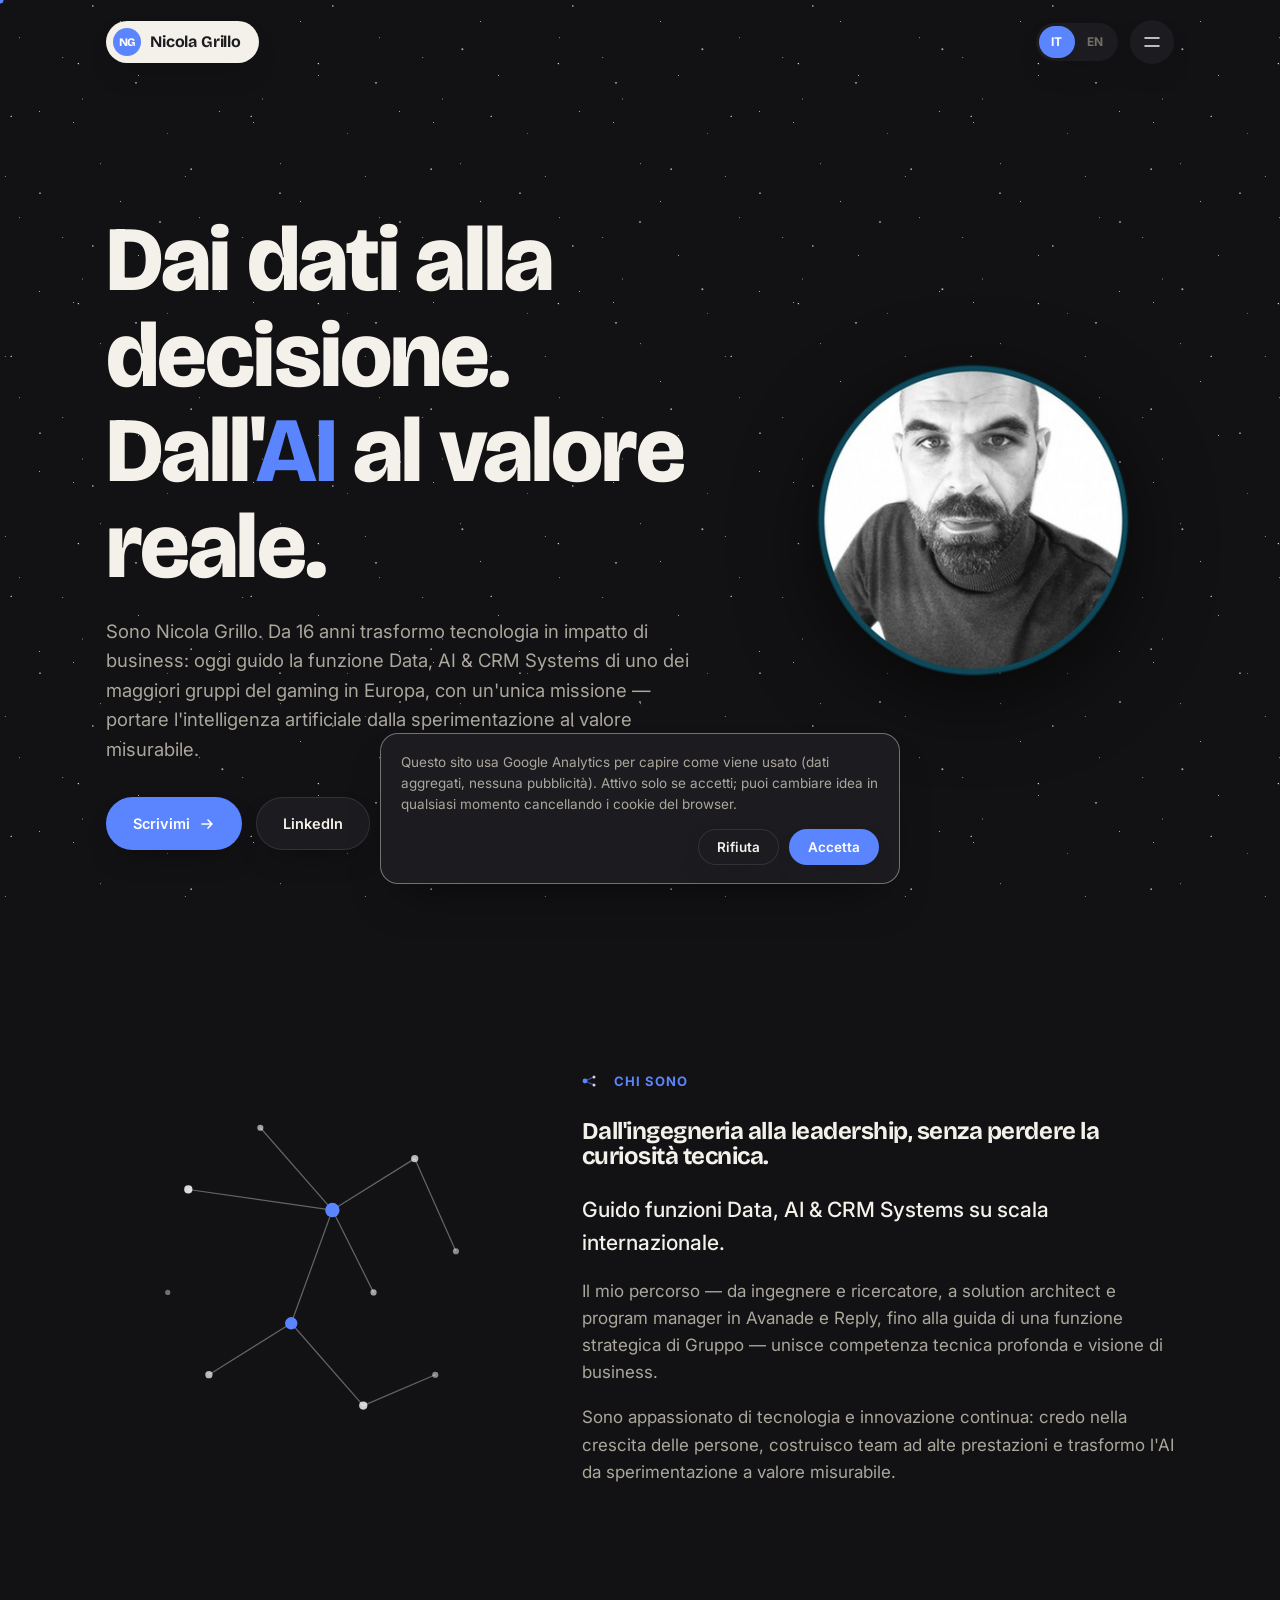
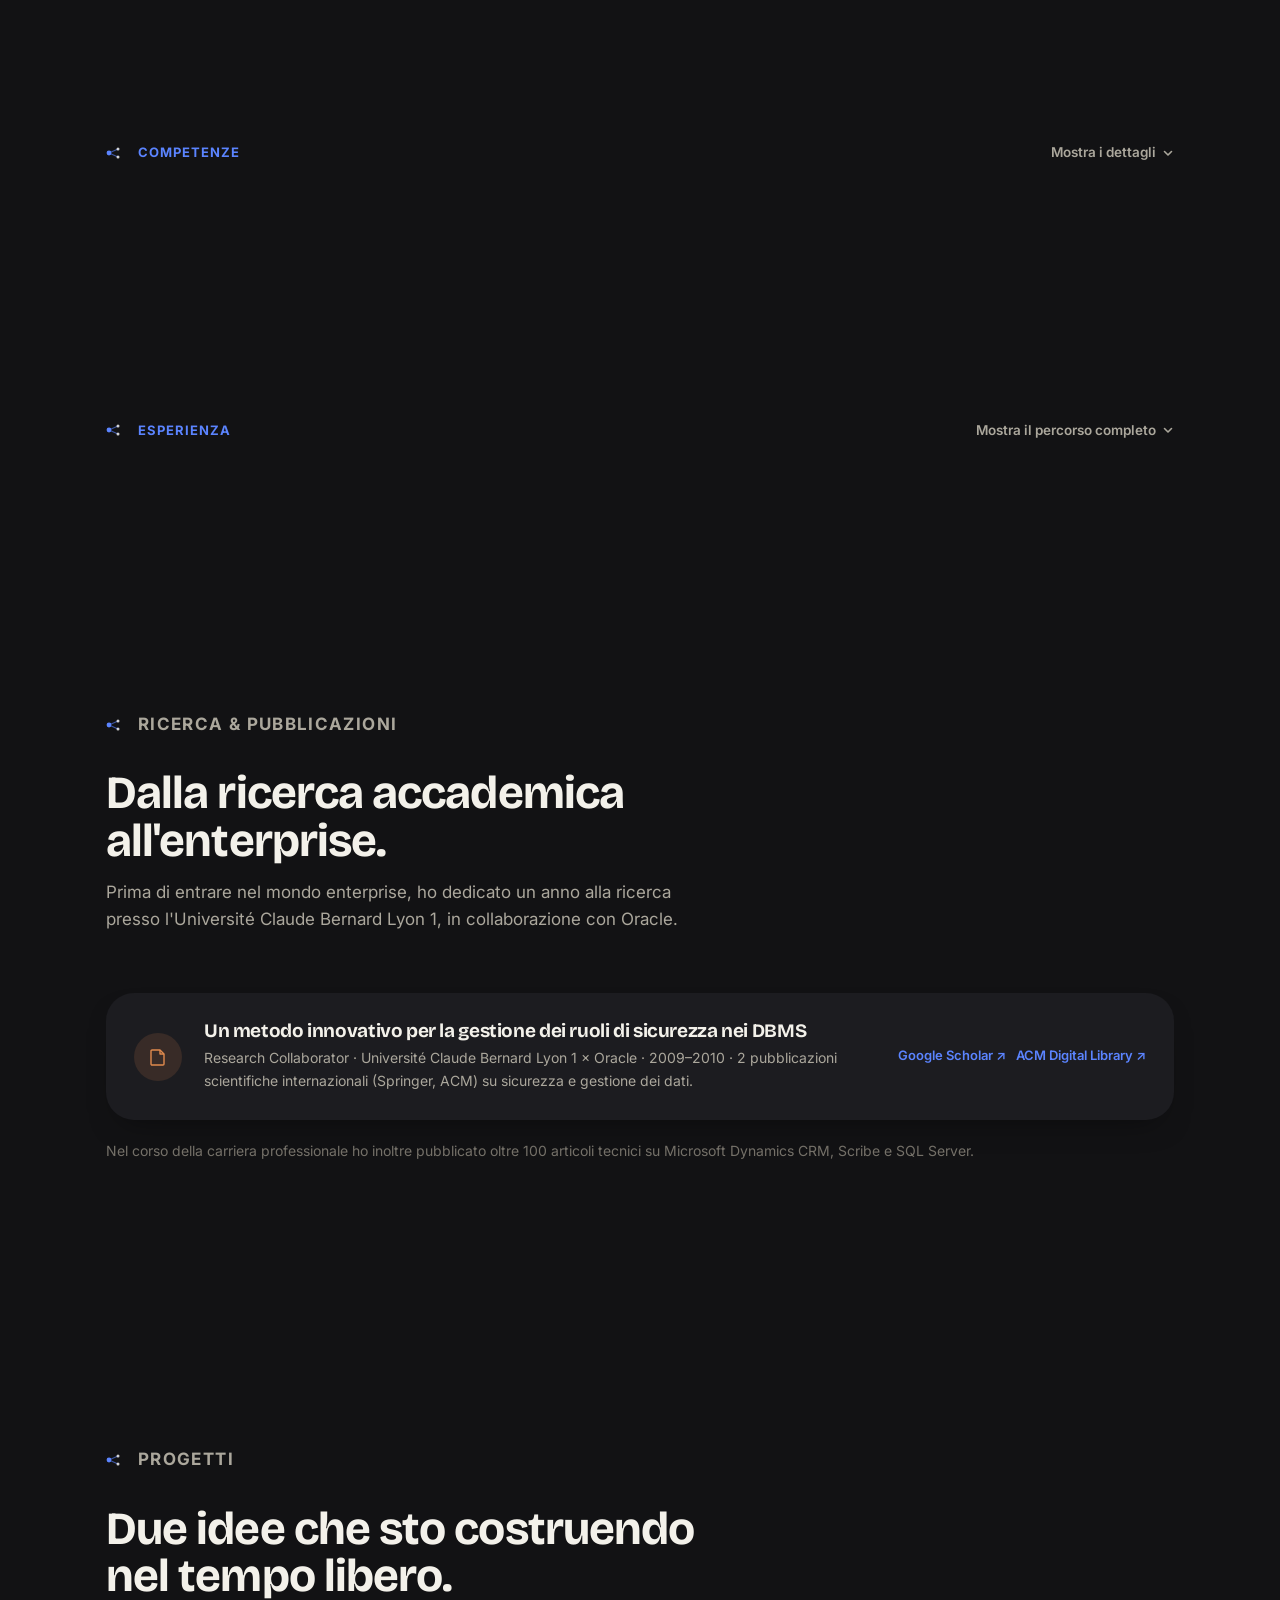
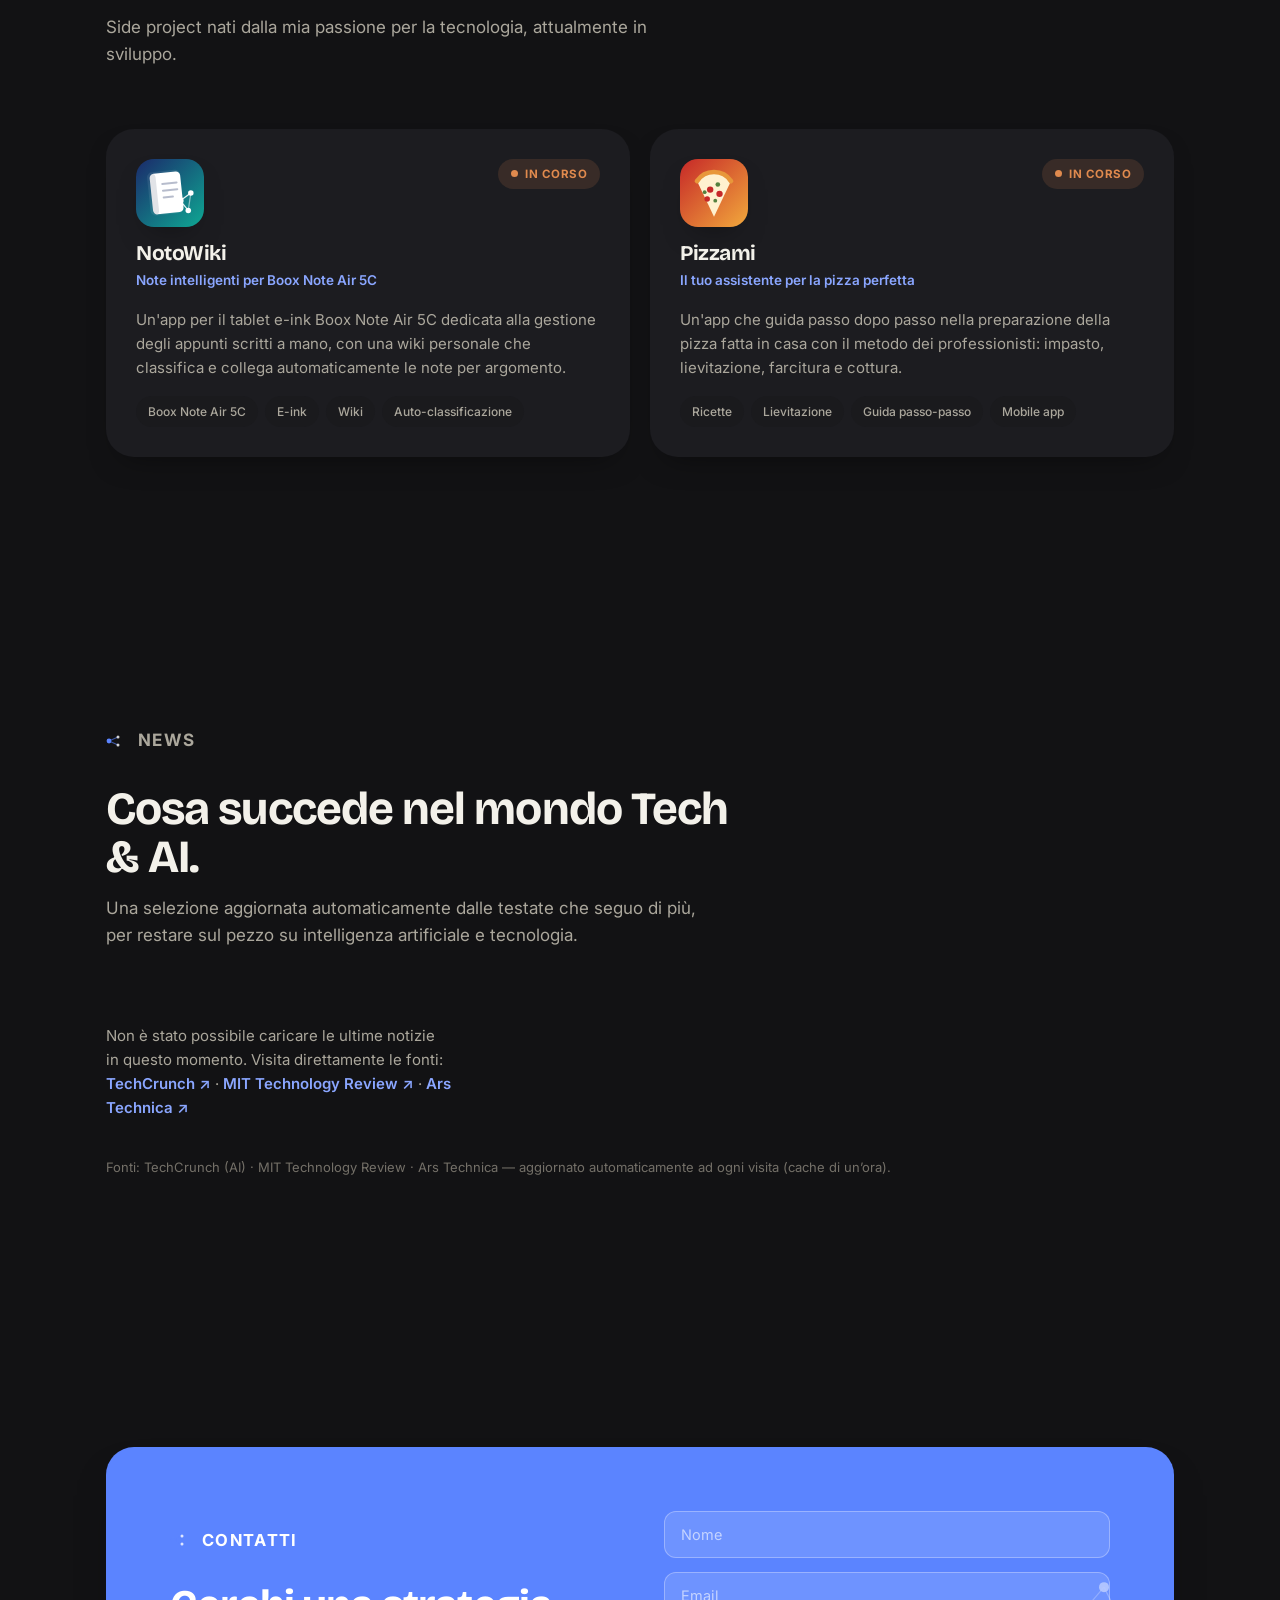
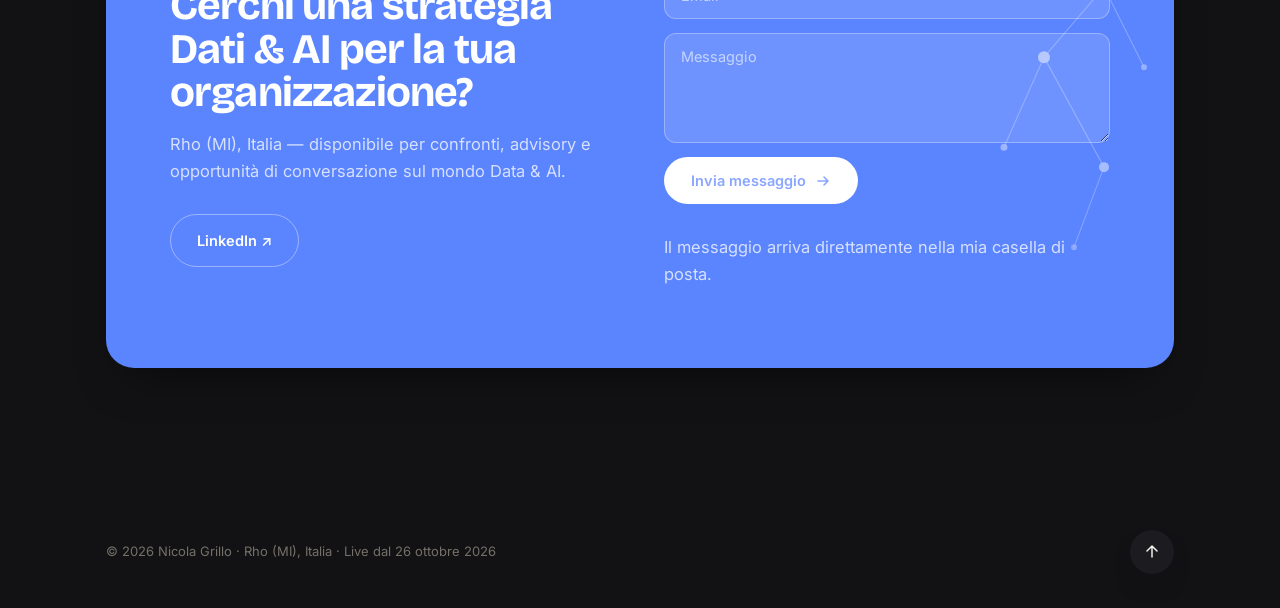
<file: index.html>
<!doctype html>
<html lang="it">
<head>
<meta charset="UTF-8">
<meta name="viewport" content="width=device-width, initial-scale=1, viewport-fit=cover">
<title>Nicola Grillo</title>
<meta name="description" content="Nicola Grillo, Director Data, AI &amp; CRM Systems. 16+ anni di esperienza IT, guido la strategia dati e intelligenza artificiale di uno dei maggiori gruppi gaming d'Europa. Leadership, AI Operating Model, Data Governance.">
<meta name="author" content="Nicola Grillo">
<meta name="robots" content="index, follow">
<link rel="canonical" href="https://nicolagrillo1984.github.io/personalsite/">
<link rel="alternate" hreflang="it" href="https://nicolagrillo1984.github.io/personalsite/">
<link rel="alternate" hreflang="en" href="https://nicolagrillo1984.github.io/personalsite/en/">
<link rel="alternate" hreflang="x-default" href="https://nicolagrillo1984.github.io/personalsite/">

<meta property="og:type" content="profile">
<meta property="og:site_name" content="Nicola Grillo">
<meta property="og:title" content="Nicola Grillo — Director, Data, AI &amp; CRM Systems">
<meta property="og:description" content="16+ anni di esperienza IT. Guido la strategia Data, AI &amp; CRM di uno dei maggiori gruppi gaming d'Europa: da zero a 90+ persone, 100+ iniziative, oltre 1M€ di ottimizzazioni.">
<meta property="og:url" content="https://nicolagrillo1984.github.io/personalsite/">
<meta property="og:locale" content="it_IT">
<meta property="og:locale:alternate" content="en_US">
<meta property="og:image" content="https://nicolagrillo1984.github.io/personalsite/assets/img/og-cover.jpg">
<meta name="twitter:card" content="summary_large_image">
<meta name="twitter:title" content="Nicola Grillo — Director, Data, AI &amp; CRM Systems">
<meta name="twitter:description" content="Dai dati alla decisione. Dall'AI al valore reale.">

<meta name="theme-color" content="#121214">
<link rel="icon" href="assets/img/favicon.svg" type="image/svg+xml">
<link rel="manifest" href="site.webmanifest">
<link rel="alternate" type="application/rss+xml" title="Nicola Grillo — Blog" href="https://nicolagrillo1984.github.io/personalsite/feed.xml">

<link rel="preconnect" href="https://fonts.googleapis.com">
<link rel="preconnect" href="https://fonts.gstatic.com" crossorigin>
<link rel="stylesheet" href="assets/css/style.css?v=13">

<!-- Google tag (gtag.js) -->
<script>
  window.dataLayer = window.dataLayer || [];
  function gtag(){dataLayer.push(arguments);}
  gtag('consent', 'default', { 'analytics_storage': 'denied' });
  gtag('js', new Date());
  gtag('config', 'G-EZW7PYTDT3');
</script>
<script async src="https://www.googletagmanager.com/gtag/js?id=G-EZW7PYTDT3"></script>

<script type="application/ld+json">
{
  "@context": "https://schema.org",
  "@type": "ProfilePage",
  "dateCreated": "2026-10-26",
  "dateModified": "2026-11-03",
  "mainEntity": {
    "@type": "Person",
    "name": "Nicola Grillo",
    "jobTitle": "Director, Data, AI & CRM Systems",
    "description": "Director Data, AI & CRM Systems. 16+ anni di esperienza IT, guido la strategia dati e intelligenza artificiale di uno dei maggiori gruppi gaming d'Europa.",
    "url": "https://nicolagrillo1984.github.io/personalsite/",
    "image": "https://nicolagrillo1984.github.io/personalsite/assets/img/nicola.png",
    "email": "mailto:nicola.grillo1984@gmail.com",
    "address": { "@type": "PostalAddress", "addressLocality": "Rho (MI)", "addressCountry": "IT" },
    "worksFor": { "@type": "Organization", "name": "Sisal S.p.A. (Flutter Entertainment Group)" },
    "alumniOf": [
      { "@type": "CollegeOrUniversity", "name": "Università della Calabria (UNICAL)" },
      { "@type": "CollegeOrUniversity", "name": "Université Claude Bernard Lyon 1" }
    ],
    "sameAs": [
      "https://www.linkedin.com/in/nicola-grillo-2277b113",
      "https://github.com/nicolagrillo1984",
      "https://nicolagrillo.blogspot.com/"
    ],
    "knowsAbout": ["Intelligenza Artificiale", "Generative AI", "Machine Learning", "Data Governance", "CRM", "Data Lakehouse", "Microsoft Dynamics 365"]
  }
}
</script>
</head>
<body>
<a href="#main" class="skip-link">Vai al contenuto</a>

<div class="starfield" aria-hidden="true">
  <div class="starfield-layer is-far"></div>
  <div class="starfield-layer is-near"></div>
</div>
<div class="cursor-dot" aria-hidden="true"></div>
<div class="cursor-ring" aria-hidden="true"></div>

<header class="nav">
  <div class="container nav-inner">
    <a href="#top" class="logo"><span class="logo-mark">NG</span> Nicola Grillo</a>
    <nav class="nav-links" aria-label="Navigazione principale">
      <a href="#chi-sono">Chi sono</a>
      <a href="#pubblicazioni">Pubblicazioni</a>
      <a href="#progetti">Progetti</a>
      <a href="#news">News</a>
      <a href="blog/">Blog</a>
      <a href="#contatti">Contatti</a>
    </nav>
    <div class="nav-right">
      <div class="lang-switch" aria-label="Seleziona lingua">
        <a href="./" class="is-current" aria-current="page">IT</a>
        <a href="en/">EN</a>
      </div>
      <button class="nav-toggle" aria-label="Apri menu" aria-expanded="false">
        <svg width="18" height="18" viewBox="0 0 18 18" fill="none"><path d="M2 5h14M2 13h14" stroke="currentColor" stroke-width="1.6" stroke-linecap="round"/></svg>
      </button>
    </div>
  </div>
</header>

<div class="mobile-backdrop"></div>
<nav class="mobile-panel" aria-label="Menu mobile">
  <a href="#chi-sono">Chi sono</a>
  <a href="#pubblicazioni">Pubblicazioni</a>
  <a href="#progetti">Progetti</a>
  <a href="#news">News</a>
  <a href="blog/">Blog</a>
  <a href="#contatti">Contatti</a>
  <a href="en/">English version →</a>
</nav>

<main id="main">

  <section class="hero" id="top">
    <div class="container hero-grid">
      <div>
        <h1 class="hero-title">Dai dati alla decisione.<br>Dall'<span class="lede-accent">AI</span> al valore reale.</h1>
        <p class="hero-text">Sono Nicola Grillo. Da 16 anni trasformo tecnologia in impatto di business: oggi guido la funzione Data, AI &amp; CRM Systems di uno dei maggiori gruppi del gaming in Europa, con un'unica missione &mdash; portare l'intelligenza artificiale dalla sperimentazione al valore misurabile.</p>
        <div class="hero-cta">
          <a href="#contatti" class="btn btn-primary magnetic">Scrivimi <svg viewBox="0 0 16 16" fill="none"><path d="M3 8h10M9 4l4 4-4 4" stroke="currentColor" stroke-width="1.6" stroke-linecap="round" stroke-linejoin="round"/></svg></a>
          <a href="https://www.linkedin.com/in/nicola-grillo-2277b113" class="btn btn-ghost magnetic" target="_blank" rel="noopener">LinkedIn</a>
        </div>
      </div>
      <div class="hero-photo-wrap">
        <div class="hero-photo"><img src="assets/img/nicola.png" alt="Ritratto di Nicola Grillo" width="340" height="340" fetchpriority="high"></div>
      </div>
    </div>
  </section>

  <section class="section" id="chi-sono">
    <div class="container about">
      <div class="about-photo reveal" aria-hidden="true">
        <svg viewBox="0 0 400 400" xmlns="http://www.w3.org/2000/svg" width="100%" height="100%">
          <g stroke="#ffffff" stroke-opacity="0.35" stroke-width="1.2">
            <line x1="220" y1="140" x2="80" y2="120"/>
            <line x1="220" y1="140" x2="150" y2="60"/>
            <line x1="220" y1="140" x2="300" y2="90"/>
            <line x1="220" y1="140" x2="260" y2="220"/>
            <line x1="220" y1="140" x2="180" y2="250"/>
            <line x1="180" y1="250" x2="100" y2="300"/>
            <line x1="180" y1="250" x2="250" y2="330"/>
            <line x1="300" y1="90" x2="340" y2="180"/>
            <line x1="250" y1="330" x2="320" y2="300"/>
          </g>
          <circle cx="220" cy="140" r="7" fill="#5b84ff"/>
          <circle cx="180" cy="250" r="6" fill="#5b84ff"/>
          <circle cx="80" cy="120" r="4" fill="#ffffff" fill-opacity="0.85"/>
          <circle cx="150" cy="60" r="3" fill="#ffffff" fill-opacity="0.6"/>
          <circle cx="300" cy="90" r="3.5" fill="#ffffff" fill-opacity="0.7"/>
          <circle cx="340" cy="180" r="3" fill="#ffffff" fill-opacity="0.5"/>
          <circle cx="260" cy="220" r="3" fill="#ffffff" fill-opacity="0.6"/>
          <circle cx="100" cy="300" r="3.5" fill="#ffffff" fill-opacity="0.7"/>
          <circle cx="250" cy="330" r="4" fill="#ffffff" fill-opacity="0.8"/>
          <circle cx="320" cy="300" r="3" fill="#ffffff" fill-opacity="0.5"/>
          <circle cx="60" cy="220" r="2.5" fill="#ffffff" fill-opacity="0.4"/>
        </svg>
      </div>
      <div>
        <p class="eyebrow reveal">Chi sono</p>
        <h2 class="reveal" style="margin-top:14px;">Dall'ingegneria alla leadership, senza perdere la curiosità tecnica.</h2>
        <div class="about-text" style="margin-top:24px;">
          <p class="reveal">Guido funzioni Data, AI &amp; CRM Systems su scala internazionale.</p>
          <p class="reveal">Il mio percorso &mdash; da ingegnere e ricercatore, a solution architect e program manager in Avanade e Reply, fino alla guida di una funzione strategica di Gruppo &mdash; unisce competenza tecnica profonda e visione di business.</p>
          <p class="reveal">Sono appassionato di tecnologia e innovazione continua: credo nella crescita delle persone, costruisco team ad alte prestazioni e trasformo l'AI da sperimentazione a valore misurabile.</p>
        </div>
      </div>
    </div>
  </section>

  <section class="section" id="competenze">
    <div class="container">
      <details class="collapsible-section reveal">
        <summary>
          <span class="eyebrow">Competenze</span>
          <span class="summary-toggle">Mostra i dettagli <svg width="12" height="12" viewBox="0 0 12 12" fill="none"><path d="M2.5 4.5 6 8l3.5-3.5" stroke="currentColor" stroke-width="1.6" stroke-linecap="round" stroke-linejoin="round"/></svg></span>
        </summary>
        <div class="section-head">
          <h2>Un mix tra leadership, dati e tecnologia profonda.</h2>
          <p>Focus particolare su AI generativa e Machine Learning applicati a scala enterprise &mdash; dalla strategia alla delivery.</p>
        </div>
        <div class="numbered-list">
          <div class="numbered-item">
            <span class="num">01</span>
            <div>
              <h3>AI &amp; Data</h3>
              <p>Dalla GenAI al Machine Learning, fino alle architetture Data Lakehouse in cloud: progetto e guido iniziative di intelligenza artificiale applicata a scala enterprise.</p>
              <div class="tag-row">
                <span class="tag">Generative AI</span><span class="tag">Machine Learning</span><span class="tag">RPA</span>
                <span class="tag">OpenAI</span><span class="tag">Data Lakehouse</span><span class="tag">AWS</span><span class="tag">Databricks</span>
                <span class="tag">Advanced Analytics</span><span class="tag">Oracle DWH &amp; BI</span><span class="tag">Qlik</span>
              </div>
            </div>
          </div>
          <div class="numbered-item">
            <span class="num">02</span>
            <div>
              <h3>Leadership &amp; Strategy</h3>
              <p>Definisco modelli operativi, framework di governance e strategie IT, costruendo e guidando team ad alte prestazioni su scala internazionale.</p>
              <div class="tag-row">
                <span class="tag">AI Strategy</span><span class="tag">AI Operating Model</span><span class="tag">Data Governance</span>
                <span class="tag">Digital Transformation</span><span class="tag">IT Strategy</span><span class="tag">Budgeting &amp; Planning</span>
                <span class="tag">Vendor Management</span><span class="tag">Team Building (90+ FTE)</span>
              </div>
            </div>
          </div>
          <div class="numbered-item">
            <span class="num">03</span>
            <div>
              <h3>CRM &amp; Operations</h3>
              <p>Nel corso della carriera ho progettato e governato diversi progetti CRM, contact center e field service, mettendo sempre il dato cliente al centro dei processi di business.</p>
              <div class="tag-row">
                <span class="tag">Microsoft Dynamics 365</span><span class="tag">Customer Data Mgmt</span><span class="tag">Sales Force Automation</span>
                <span class="tag">Contact Center</span><span class="tag">Field Service</span><span class="tag">BPM</span><span class="tag">SAP / ERP</span>
              </div>
            </div>
          </div>
          <div class="numbered-item">
            <span class="num">04</span>
            <div>
              <h3>Metodologie</h3>
              <p>Program management, solution architecture e change management: il metodo che tiene insieme strategia e delivery.</p>
              <div class="tag-row">
                <span class="tag">Program &amp; Project Mgmt</span><span class="tag">Solution Architecture</span><span class="tag">Business Analysis</span>
                <span class="tag">Agile</span><span class="tag">Pre-sales</span><span class="tag">Change Management</span>
              </div>
            </div>
          </div>
        </div>
      </details>
    </div>
  </section>

  <section class="section" id="esperienza">
    <div class="container">
      <details class="collapsible-section reveal">
        <summary>
          <span class="eyebrow">Esperienza</span>
          <span class="summary-toggle">Mostra il percorso completo <svg width="12" height="12" viewBox="0 0 12 12" fill="none"><path d="M2.5 4.5 6 8l3.5-3.5" stroke="currentColor" stroke-width="1.6" stroke-linecap="round" stroke-linejoin="round"/></svg></span>
        </summary>
        <div class="section-head">
          <h2>Un percorso costruito un passo alla volta.</h2>
          <p>Dalla ricerca accademica alla guida di una funzione strategica di Gruppo in uno dei principali operatori del gaming europeo.</p>
        </div>

        <div class="timeline">
          <article class="tl-item">
            <button class="tl-head" aria-controls="tl-1">
              <div class="tl-meta">
                <span class="tl-role">Director, Data, AI &amp; CRM Systems</span>
                <span class="tl-org">Sisal S.p.A. (Flutter Entertainment Group) · Milano</span>
              </div>
              <span class="tl-period">2023 — Presente</span>
              <span class="tl-plus" aria-hidden="true">+</span>
            </button>
            <div class="tl-body" id="tl-1">
              <div class="tl-body-in">
                <ul>
                  <li>Governance a livello di Gruppo di sistemi Data, AI e CRM su tutte le realtà locali e internazionali dell'azienda.</li>
                  <li>Costruzione dell'organizzazione Data, AI &amp; CRM Systems da zero: oggi ~90 professionisti (20% esterni), in team cross-funzionali.</li>
                  <li>Definizione del modello operativo AI e del framework di Data Governance; creazione e guida del team AI centrale di Gruppo.</li>
                  <li>Delivery di 100+ iniziative tra GenAI, Machine Learning, RPA, CRM e piattaforme dati, con ottimizzazioni di costo per milioni di euro.</li>
                  <li>Ownership end-to-end di progetti, budget, capacity planning e forecasting a livello di Gruppo.</li>
                  <li>Ambito: Customer Data Management, Contact Center, Sales Force Automation, Field Service, GenAI/ML/RPA, DWH &amp; BI (Oracle, Qlik), architetture cloud Data Lakehouse (AWS, Databricks).</li>
                </ul>
              </div>
            </div>
          </article>

          <article class="tl-item">
            <button class="tl-head" aria-controls="tl-2">
              <div class="tl-meta">
                <span class="tl-role">Head of Domestic &amp; International Management Systems</span>
                <span class="tl-org">Sisal S.p.A. · Senior Manager</span>
              </div>
              <span class="tl-period">03/2020 — 2023</span>
              <span class="tl-plus" aria-hidden="true">+</span>
            </button>
            <div class="tl-body" id="tl-2">
              <div class="tl-body-in">
                <ul>
                  <li>Corporate owner delle applicazioni HR, CRM &amp; Operations, SAP e DWH/Reporting per tutti i Paesi del Gruppo.</li>
                  <li>Guida dei programmi di digital transformation e della migrazione cloud dei sistemi gestionali di Gruppo.</li>
                  <li>Coordinamento di un team di 100+ professionisti (40% esterni) e 10+ fornitori.</li>
                </ul>
              </div>
            </div>
          </article>

          <article class="tl-item">
            <button class="tl-head" aria-controls="tl-3">
              <div class="tl-meta">
                <span class="tl-role">Head of CRM &amp; Operations</span>
                <span class="tl-org">Sisal S.p.A. · Manager</span>
              </div>
              <span class="tl-period">01/2018 — 03/2020</span>
              <span class="tl-plus" aria-hidden="true">+</span>
            </button>
            <div class="tl-body" id="tl-3">
              <div class="tl-body-in">
                <ul>
                  <li>Corporate owner delle applicazioni CRM &amp; Operations: canali di comunicazione (Chat, CTI), Document Management, firma digitale, BPM.</li>
                  <li>Coordinamento di un team di 10+ professionisti (40% esterni) e 5+ fornitori; program management e budget ownership.</li>
                </ul>
              </div>
            </div>
          </article>

          <article class="tl-item">
            <button class="tl-head" aria-controls="tl-4">
              <div class="tl-meta">
                <span class="tl-role">Program Manager &amp; Solution Architect</span>
                <span class="tl-org">Reply · Manager · Milano</span>
              </div>
              <span class="tl-period">07/2013 — 12/2017</span>
              <span class="tl-plus" aria-hidden="true">+</span>
            </button>
            <div class="tl-body" id="tl-4">
              <div class="tl-body-in">
                <ul>
                  <li>Reale Mutua Assicurazioni &mdash; Program Manager per il CRM multicanale a servizio della rete agenziale (Dynamics CRM, .NET).</li>
                  <li>RINA, SilverSea, Qui!Group &mdash; Solution Architect per assessment IT e roadmap di trasformazione.</li>
                  <li>Alès Groupe &mdash; Project Manager Sales Force Automation; CNH Industrial (Nord America) &mdash; Technical PM per il Customer Database.</li>
                  <li>Pre-sales, business analysis e budget management cross-engagement.</li>
                </ul>
              </div>
            </div>
          </article>

          <article class="tl-item">
            <button class="tl-head" aria-controls="tl-5">
              <div class="tl-meta">
                <span class="tl-role">Delivery Lead &amp; Solution Architect</span>
                <span class="tl-org">Avanade (Accenture) · Consultant · Milano</span>
              </div>
              <span class="tl-period">05/2010 — 05/2013</span>
              <span class="tl-plus" aria-hidden="true">+</span>
            </button>
            <div class="tl-body" id="tl-5">
              <div class="tl-body-in">
                <ul>
                  <li>Fincantieri &mdash; Delivery Lead per il programma Inspection Call (mobility, Resco.net, Dynamics CRM).</li>
                  <li>Amplifon &mdash; Solution Architect Campaign Management; CRIF &mdash; Team Leader Ticketing Management.</li>
                  <li>EPSON &mdash; Sviluppo Sales Force Automation (Dynamics CRM, SQL Server, SSIS, Reporting Services).</li>
                </ul>
              </div>
            </div>
          </article>

          <article class="tl-item">
            <button class="tl-head" aria-controls="tl-6">
              <div class="tl-meta">
                <span class="tl-role">Research Collaborator</span>
                <span class="tl-org">Université Claude Bernard Lyon 1 · Progetto con Oracle</span>
              </div>
              <span class="tl-period">05/2009 — 02/2010</span>
              <span class="tl-plus" aria-hidden="true">+</span>
            </button>
            <div class="tl-body" id="tl-6">
              <div class="tl-body-in">
                <ul>
                  <li>Ricerca su un metodo innovativo per la gestione dei ruoli di sicurezza nei DBMS, con risultati pubblicati a livello internazionale (Springer, ACM).</li>
                </ul>
              </div>
            </div>
          </article>
        </div>
      </details>
    </div>
  </section>

  <section class="section" id="pubblicazioni">
    <div class="container">
      <div class="section-head reveal">
        <p class="eyebrow">Ricerca &amp; Pubblicazioni</p>
        <h2>Dalla ricerca accademica all'enterprise.</h2>
        <p>Prima di entrare nel mondo enterprise, ho dedicato un anno alla ricerca presso l'Université Claude Bernard Lyon 1, in collaborazione con Oracle.</p>
      </div>
      <div class="reveal">
        <div class="pub-card">
          <div class="pub-icon">
            <svg width="20" height="20" viewBox="0 0 20 20" fill="none"><path d="M4 3h8l4 4v10a1 1 0 0 1-1 1H4a1 1 0 0 1-1-1V4a1 1 0 0 1 1-1Z" stroke="currentColor" stroke-width="1.4" stroke-linejoin="round"/><path d="M12 3v4h4" stroke="currentColor" stroke-width="1.4" stroke-linejoin="round"/></svg>
          </div>
          <div>
            <h3>Un metodo innovativo per la gestione dei ruoli di sicurezza nei DBMS</h3>
            <p>Research Collaborator · Université Claude Bernard Lyon 1 × Oracle · 2009–2010 · 2 pubblicazioni scientifiche internazionali (Springer, ACM) su sicurezza e gestione dei dati.</p>
          </div>
          <div class="pub-links">
            <a href="https://scholar.google.com/scholar?q=Nicola+Grillo+Oracle+database+security+roles+Lyon" target="_blank" rel="noopener">Google Scholar ↗</a>
            <a href="https://dl.acm.org/action/doSearch?AllField=Nicola+Grillo+database+security+roles" target="_blank" rel="noopener">ACM Digital Library ↗</a>
          </div>
        </div>
      </div>
      <p class="pub-note reveal">Nel corso della carriera professionale ho inoltre pubblicato oltre 100 articoli tecnici su Microsoft Dynamics CRM, Scribe e SQL Server.</p>
    </div>
  </section>

  <section class="section" id="progetti">
    <div class="container">
      <div class="section-head reveal">
        <p class="eyebrow">Progetti</p>
        <h2>Due idee che sto costruendo nel tempo libero.</h2>
        <p>Side project nati dalla mia passione per la tecnologia, attualmente in sviluppo.</p>
      </div>
      <div class="project-grid reveal">
        <div class="project-card">
          <div class="project-head">
            <img class="project-icon" src="assets/img/logo-notowiki.svg" alt="Logo NotoWiki" width="68" height="68">
            <span class="status-pill">In corso</span>
          </div>
          <div>
            <h3>NotoWiki</h3>
            <p class="project-tagline">Note intelligenti per Boox Note Air 5C</p>
          </div>
          <p>Un'app per il tablet e-ink Boox Note Air 5C dedicata alla gestione degli appunti scritti a mano, con una wiki personale che classifica e collega automaticamente le note per argomento.</p>
          <div class="tag-row"><span class="tag">Boox Note Air 5C</span><span class="tag">E-ink</span><span class="tag">Wiki</span><span class="tag">Auto-classificazione</span></div>
        </div>
        <div class="project-card">
          <div class="project-head">
            <img class="project-icon" src="assets/img/logo-pizzami.svg" alt="Logo Pizzami" width="68" height="68">
            <span class="status-pill">In corso</span>
          </div>
          <div>
            <h3>Pizzami</h3>
            <p class="project-tagline">Il tuo assistente per la pizza perfetta</p>
          </div>
          <p>Un'app che guida passo dopo passo nella preparazione della pizza fatta in casa con il metodo dei professionisti: impasto, lievitazione, farcitura e cottura.</p>
          <div class="tag-row"><span class="tag">Ricette</span><span class="tag">Lievitazione</span><span class="tag">Guida passo-passo</span><span class="tag">Mobile app</span></div>
        </div>
      </div>
    </div>
  </section>

  <section class="section" id="news">
    <div class="container">
      <div class="section-head reveal">
        <p class="eyebrow">News</p>
        <h2>Cosa succede nel mondo Tech &amp; AI.</h2>
        <p>Una selezione aggiornata automaticamente dalle testate che seguo di pi&ugrave;, per restare sul pezzo su intelligenza artificiale e tecnologia.</p>
      </div>
      <div class="news-grid reveal" data-news-grid>
        <div class="news-skeleton"></div>
        <div class="news-skeleton"></div>
        <div class="news-skeleton"></div>
      </div>
      <p class="news-foot">Fonti: TechCrunch (AI) &middot; MIT Technology Review &middot; Ars Technica &mdash; aggiornato automaticamente ad ogni visita (cache di un&rsquo;ora).</p>
    </div>
  </section>

  <section class="section" id="contatti">
    <div class="container">
      <div class="contact-wrap reveal">
        <svg class="contact-constellation" viewBox="0 0 320 400" xmlns="http://www.w3.org/2000/svg" aria-hidden="true">
          <g stroke="#ffffff" stroke-opacity="0.5" stroke-width="1.2">
            <line x1="250" y1="80" x2="190" y2="150"/>
            <line x1="250" y1="80" x2="290" y2="160"/>
            <line x1="190" y1="150" x2="150" y2="240"/>
            <line x1="190" y1="150" x2="250" y2="260"/>
            <line x1="250" y1="260" x2="220" y2="340"/>
          </g>
          <circle cx="250" cy="80" r="5" fill="#ffffff" fill-opacity="0.9"/>
          <circle cx="190" cy="150" r="6" fill="#ffffff"/>
          <circle cx="290" cy="160" r="3" fill="#ffffff" fill-opacity="0.7"/>
          <circle cx="150" cy="240" r="3.5" fill="#ffffff" fill-opacity="0.8"/>
          <circle cx="250" cy="260" r="5" fill="#ffffff" fill-opacity="0.9"/>
          <circle cx="220" cy="340" r="3" fill="#ffffff" fill-opacity="0.6"/>
        </svg>
        <div>
          <p class="eyebrow">Contatti</p>
          <h2 style="margin-top:14px;">Cerchi una strategia Dati &amp; AI per la tua organizzazione?</h2>
          <p>Rho (MI), Italia — disponibile per confronti, advisory e opportunità di conversazione sul mondo Data &amp; AI.</p>
          <div class="contact-cta">
            <a href="https://www.linkedin.com/in/nicola-grillo-2277b113" class="btn btn-ghost magnetic" target="_blank" rel="noopener">LinkedIn ↗</a>
          </div>
        </div>
        <form class="contact-form" id="contact-form" action="https://formsubmit.co/ajax/nicola.grillo1984@gmail.com" method="POST"
          data-sending="Invio in corso…" data-success="Messaggio inviato, grazie! Ti risponderò al più presto." data-error="Invio non riuscito. Riprova oppure scrivimi su LinkedIn.">
          <input type="hidden" name="_subject" value="Nuovo messaggio dal sito">
          <input type="hidden" name="_template" value="table">
          <input type="hidden" name="_honey" style="display:none" tabindex="-1" autocomplete="off">
          <input type="text" name="name" placeholder="Nome" autocomplete="name" required>
          <input type="email" name="email" placeholder="Email" autocomplete="email" required>
          <textarea name="message" placeholder="Messaggio" required></textarea>
          <button type="submit" class="btn btn-primary magnetic">Invia messaggio <svg viewBox="0 0 16 16" fill="none"><path d="M3 8h10M9 4l4 4-4 4" stroke="currentColor" stroke-width="1.6" stroke-linecap="round" stroke-linejoin="round"/></svg></button>
          <p class="contact-note" data-form-status>Il messaggio arriva direttamente nella mia casella di posta.</p>
        </form>
      </div>
    </div>
  </section>

</main>

<footer class="footer">
  <div class="container footer-inner">
    <p>© <span data-year>2026</span> Nicola Grillo · Rho (MI), Italia · Live dal 26 ottobre 2026</p>
    <a href="#top" class="to-top" aria-label="Torna in cima">
      <svg width="16" height="16" viewBox="0 0 16 16" fill="none"><path d="M8 13V3M3 7l5-5 5 5" stroke="currentColor" stroke-width="1.5" stroke-linecap="round" stroke-linejoin="round"/></svg>
    </a>
  </div>
</footer>

<div class="copy-toast" role="status" aria-live="polite"></div>

<div class="cookie-banner" id="cookieBanner" hidden="">
  <p>Questo sito usa Google Analytics per capire come viene usato (dati aggregati, nessuna pubblicità). Attivo solo se accetti; puoi cambiare idea in qualsiasi momento cancellando i cookie del browser.</p>
  <div class="cookie-banner-actions">
    <button type="button" id="cookieDecline" class="btn btn-ghost">Rifiuta</button>
    <button type="button" id="cookieAccept" class="btn btn-primary">Accetta</button>
  </div>
</div>

<script src="assets/js/main.js?v=13"></script>
<script src="assets/js/news.js?v=3"></script>
<script src="assets/js/analytics.js?v=1"></script>
</body>
</html>
</file>
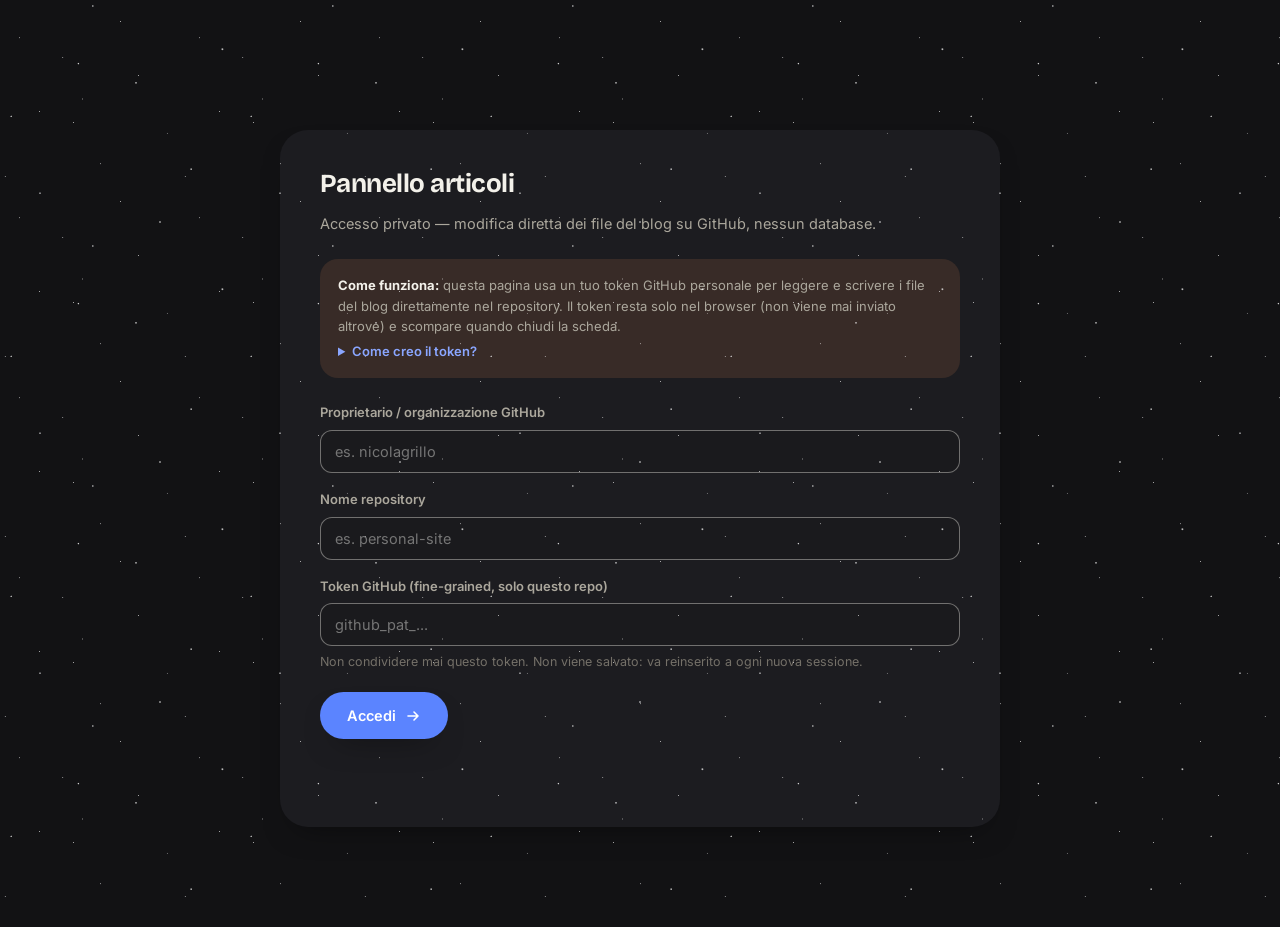
<file: admin/index.html>
<!doctype html>
<html lang="it">
<head>
<meta charset="UTF-8">
<meta name="viewport" content="width=device-width, initial-scale=1, viewport-fit=cover">
<title>Admin — Nicola Grillo</title>
<meta name="robots" content="noindex, nofollow, noarchive">
<meta name="theme-color" content="#121214">
<link rel="icon" href="../assets/img/favicon.svg" type="image/svg+xml">
<link rel="preconnect" href="https://fonts.googleapis.com">
<link rel="preconnect" href="https://fonts.gstatic.com" crossorigin>
<link rel="stylesheet" href="../assets/css/style.css?v=13">
<style>
  body{ overflow-x:hidden; }
  .admin-wrap{ max-width:760px; margin:0 auto; padding:clamp(90px,14vw,130px) 20px 80px; }
  .admin-card{ background:var(--surface); border-radius:var(--radius-lg); box-shadow:var(--shadow-sm); padding:clamp(24px,4vw,40px); margin-bottom:20px; }
  .admin-card h1{ font-size:26px; margin-bottom:6px; }
  .admin-card .sub{ color:var(--ink-dim); font-size:14.5px; margin-bottom:24px; }
  .field{ margin-bottom:16px; }
  .field label{ display:block; font-size:13px; font-weight:600; color:var(--ink-dim); margin-bottom:7px; }
  .field input, .field select, .field textarea{
    width:100%; background:var(--bg-soft); border:1.5px solid var(--line-strong); border-radius:var(--radius-sm);
    padding:12px 14px; color:var(--ink); font-family:inherit; font-size:14.5px;
  }
  .field input:focus, .field select:focus, .field textarea:focus{ outline:none; border-color:var(--accent); }
  .field textarea{ min-height:360px; line-height:1.6; font-family:ui-monospace,SFMono-Regular,Menlo,Consolas,monospace; font-size:13.5px; resize:vertical; }
  .field-hint{ font-size:12.5px; color:var(--ink-faint); margin-top:6px; }
  .admin-actions{ display:flex; gap:12px; align-items:center; flex-wrap:wrap; margin-top:20px; }
  .admin-status{ font-size:13.5px; margin-top:14px; min-height:20px; }
  .admin-status.is-error{ color:#ff8a7a; }
  .admin-status.is-ok{ color:var(--accent-strong); }
  .security-note{ background:var(--accent-2-soft); border-radius:var(--radius-md); padding:16px 18px; font-size:13px; color:var(--ink-dim); line-height:1.6; }
  .security-note strong{ color:var(--ink); }
  .hidden{ display:none !important; }
  details{ margin-top:4px; }
  summary{ cursor:pointer; font-size:13px; color:var(--accent-strong); font-weight:600; }
</style>
</head>
<body>
<div class="starfield" aria-hidden="true">
  <div class="starfield-layer is-far"></div>
  <div class="starfield-layer is-near"></div>
</div>

<div class="admin-wrap">

  <div class="admin-card" id="login-card">
    <h1>Pannello articoli</h1>
    <p class="sub">Accesso privato &mdash; modifica diretta dei file del blog su GitHub, nessun database.</p>

    <div class="security-note" style="margin-bottom:24px;">
      <strong>Come funziona:</strong> questa pagina usa un tuo token GitHub personale per leggere e scrivere i file del blog direttamente nel repository. Il token resta solo nel browser (non viene mai inviato altrove) e scompare quando chiudi la scheda.
      <details>
        <summary>Come creo il token?</summary>
        <div style="margin-top:10px;">
          1. Vai su GitHub → Settings → Developer settings → Fine-grained tokens → Generate new token.<br>
          2. In "Repository access" seleziona <strong>solo</strong> questo repository.<br>
          3. In "Permissions" → "Contents" imposta <strong>Read and write</strong>. Lascia tutto il resto senza accesso.<br>
          4. Imposta una scadenza breve (es. 30-90 giorni) e rigeneralo quando serve.
        </div>
      </details>
    </div>

    <div class="field">
      <label for="f-owner">Proprietario / organizzazione GitHub</label>
      <input id="f-owner" type="text" autocomplete="off" placeholder="es. nicolagrillo">
    </div>
    <div class="field">
      <label for="f-repo">Nome repository</label>
      <input id="f-repo" type="text" autocomplete="off" placeholder="es. personal-site">
    </div>
    <div class="field">
      <label for="f-token">Token GitHub (fine-grained, solo questo repo)</label>
      <input id="f-token" type="password" autocomplete="off" placeholder="github_pat_...">
      <p class="field-hint">Non condividere mai questo token. Non viene salvato: va reinserito a ogni nuova sessione.</p>
    </div>
    <div class="admin-actions">
      <button class="btn btn-primary magnetic" id="btn-login">Accedi <svg viewBox="0 0 16 16" fill="none"><path d="M3 8h10M9 4l4 4-4 4" stroke="currentColor" stroke-width="1.6" stroke-linecap="round" stroke-linejoin="round"/></svg></button>
    </div>
    <p class="admin-status" id="login-status"></p>
  </div>

  <div class="admin-card hidden" id="editor-card">
    <h1>Modifica articolo</h1>
    <p class="sub" id="repo-label"></p>

    <div class="field">
      <label for="f-article">Articolo</label>
      <select id="f-article"></select>
    </div>
    <div class="field">
      <label for="f-title">Titolo (H1)</label>
      <input id="f-title" type="text">
    </div>
    <div class="field">
      <label for="f-body">Testo dell'articolo (HTML)</label>
      <textarea id="f-body" spellcheck="false"></textarea>
      <p class="field-hint">Usa tag HTML semplici: &lt;p&gt;, &lt;h2&gt;, &lt;ul&gt;&lt;li&gt;, &lt;strong&gt;, &lt;blockquote&gt;. Le modifiche vengono pubblicate subito dopo il salvataggio.</p>
    </div>
    <div class="admin-actions">
      <button class="btn btn-primary magnetic" id="btn-save">Salva e pubblica</button>
      <button class="btn btn-ghost magnetic" id="btn-reload">Ricarica</button>
      <a class="btn btn-ghost magnetic" id="btn-view" href="#" target="_blank" rel="noopener">Vedi articolo ↗</a>
      <button class="btn btn-ghost magnetic" id="btn-logout" style="margin-left:auto;">Esci</button>
    </div>
    <p class="admin-status" id="editor-status"></p>
  </div>

</div>

<script src="admin.js?v=3"></script>
</body>
</html>
</file>
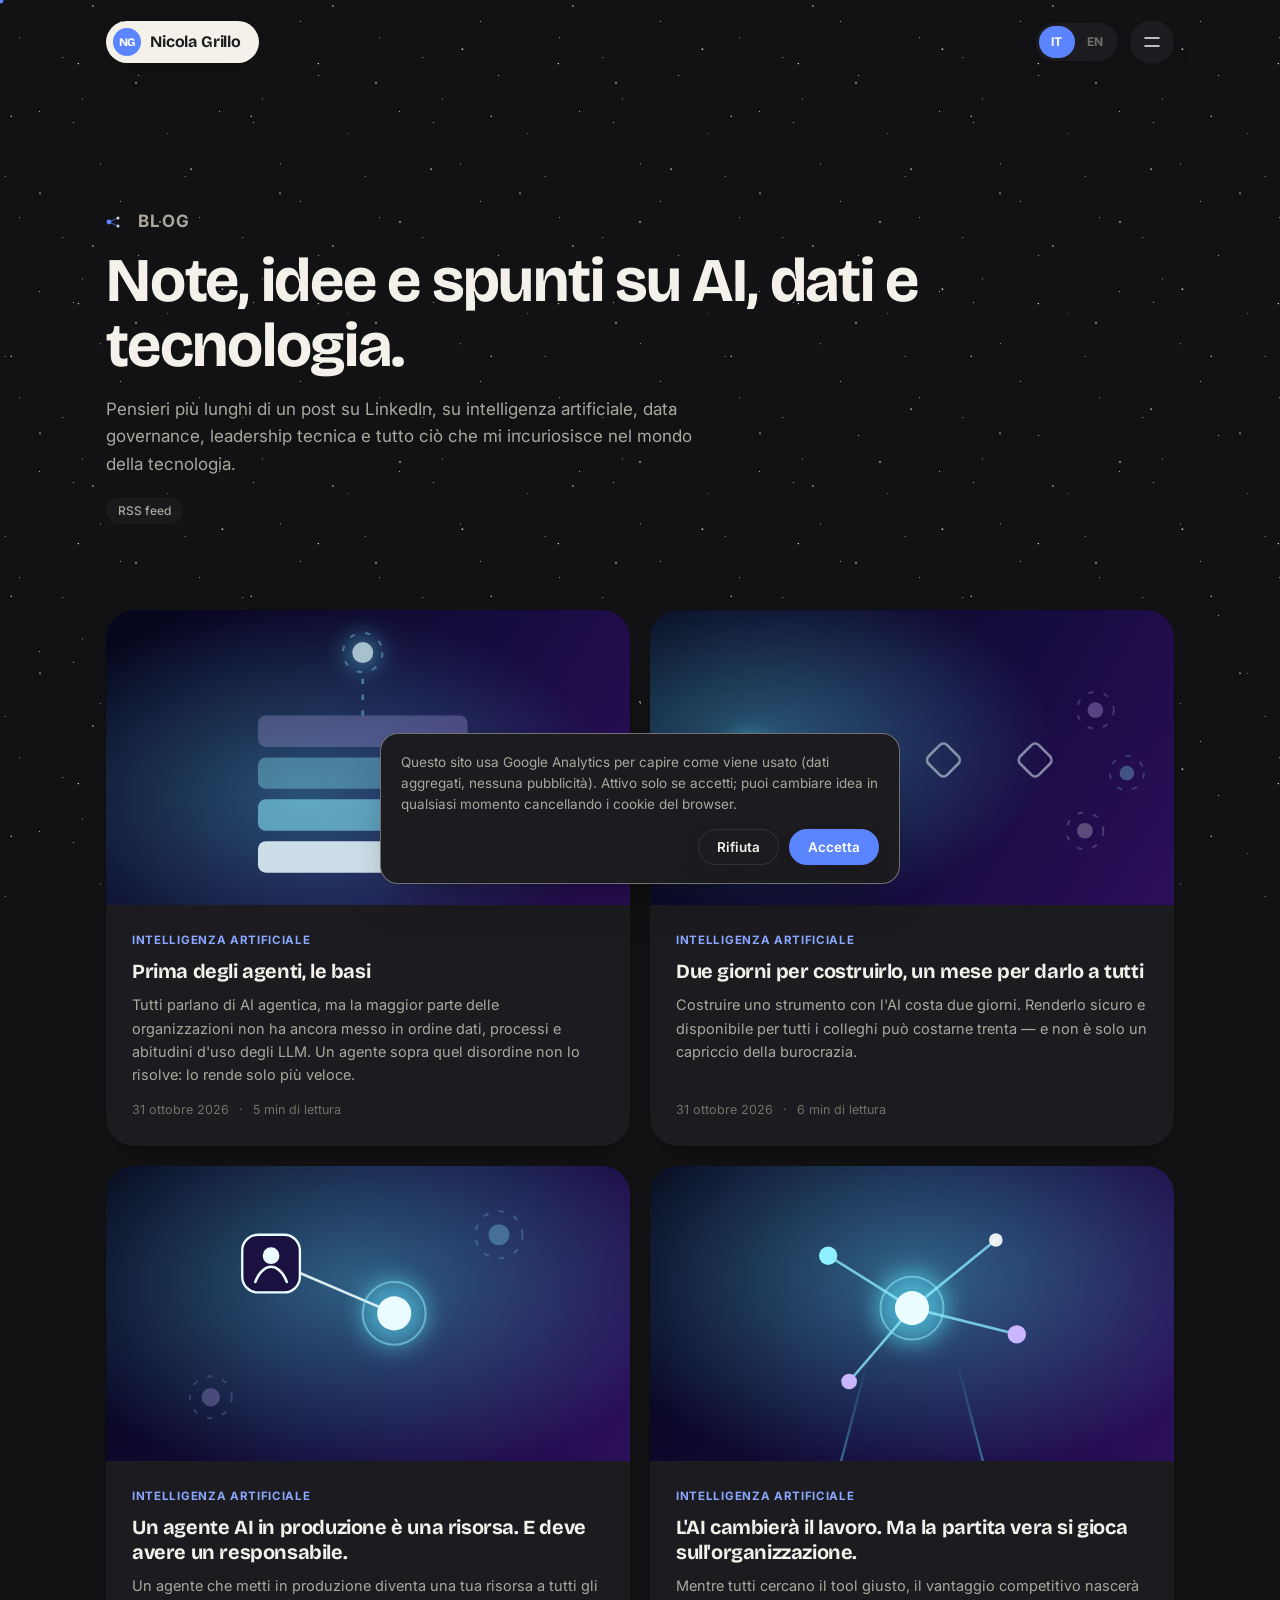
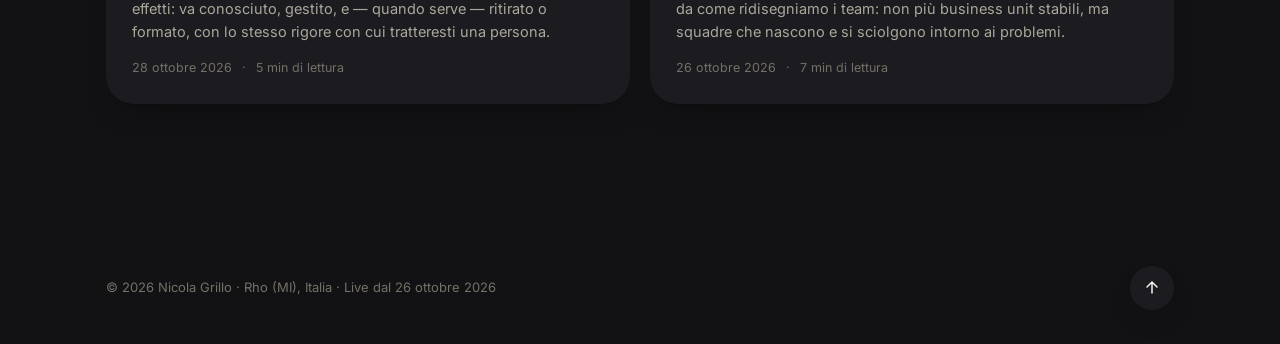
<file: blog/index.html>
<!doctype html>
<html lang="it">
<head>
<meta charset="UTF-8">
<meta name="viewport" content="width=device-width, initial-scale=1, viewport-fit=cover">
<title>Blog — Nicola Grillo</title>
<meta name="description" content="Articoli su intelligenza artificiale, dati e tecnologia, scritti da Nicola Grillo, Director Data, AI &amp; CRM Systems.">
<meta name="author" content="Nicola Grillo">
<meta name="robots" content="index, follow">
<link rel="canonical" href="https://nicolagrillo1984.github.io/personalsite/blog/">

<meta property="og:type" content="website">
<meta property="og:site_name" content="Nicola Grillo">
<meta property="og:title" content="Blog — Nicola Grillo">
<meta property="og:description" content="Articoli su intelligenza artificiale, dati e tecnologia.">
<meta property="og:url" content="https://nicolagrillo1984.github.io/personalsite/blog/">
<meta property="og:locale" content="it_IT">

<meta name="theme-color" content="#121214">
<link rel="icon" href="../assets/img/favicon.svg" type="image/svg+xml">
<link rel="manifest" href="../site.webmanifest">
<link rel="alternate" type="application/rss+xml" title="Nicola Grillo — Blog" href="https://nicolagrillo1984.github.io/personalsite/feed.xml">

<link rel="preconnect" href="https://fonts.googleapis.com">
<link rel="preconnect" href="https://fonts.gstatic.com" crossorigin>
<link rel="stylesheet" href="../assets/css/style.css?v=13">

<!-- Google tag (gtag.js) -->
<script>
  window.dataLayer = window.dataLayer || [];
  function gtag(){dataLayer.push(arguments);}
  gtag('consent', 'default', { 'analytics_storage': 'denied' });
  gtag('js', new Date());
  gtag('config', 'G-EZW7PYTDT3');
</script>
<script async src="https://www.googletagmanager.com/gtag/js?id=G-EZW7PYTDT3"></script>
</head>
<body>
<a href="#main" class="skip-link">Vai al contenuto</a>

<div class="starfield" aria-hidden="true">
  <div class="starfield-layer is-far"></div>
  <div class="starfield-layer is-near"></div>
</div>
<div class="cursor-dot" aria-hidden="true"></div>
<div class="cursor-ring" aria-hidden="true"></div>

<header class="nav">
  <div class="container nav-inner">
    <a href="../" class="logo"><span class="logo-mark">NG</span> Nicola Grillo</a>
    <nav class="nav-links" aria-label="Navigazione principale">
      <a href="../#chi-sono">Chi sono</a>
      <a href="../#progetti">Progetti</a>
      <a href="./" class="is-active">Blog</a>
      <a href="../#contatti">Contatti</a>
    </nav>
    <div class="nav-right">
      <div class="lang-switch" aria-label="Seleziona lingua">
        <a href="./" class="is-current" aria-current="page">IT</a>
        <a href="../">EN</a>
      </div>
      <button class="nav-toggle" aria-label="Apri menu" aria-expanded="false">
        <svg width="18" height="18" viewBox="0 0 18 18" fill="none"><path d="M2 5h14M2 13h14" stroke="currentColor" stroke-width="1.6" stroke-linecap="round"/></svg>
      </button>
    </div>
  </div>
</header>

<div class="mobile-backdrop"></div>
<nav class="mobile-panel" aria-label="Menu mobile">
  <a href="../#chi-sono">Chi sono</a>
  <a href="../#progetti">Progetti</a>
  <a href="./">Blog</a>
  <a href="../#contatti">Contatti</a>
</nav>

<main id="main">

  <section class="blog-hero">
    <div class="container">
      <p class="eyebrow reveal">Blog</p>
      <h1 class="reveal">Note, idee e spunti su AI, dati e tecnologia.</h1>
      <p class="reveal">Pensieri più lunghi di un post su LinkedIn, su intelligenza artificiale, data governance, leadership tecnica e tutto ciò che mi incuriosisce nel mondo della tecnologia.</p>
      <p class="reveal"><a class="tag" href="../feed.xml" style="text-decoration:none;">RSS feed</a></p>
    </div>
  </section>

  <section class="section" style="padding-top:20px;">
    <div class="container">
      <div class="blog-grid reveal">
        <article class="blog-card">
          <a class="blog-cover" href="prima-degli-agenti-le-basi/" aria-hidden="true">
            <svg viewBox="0 0 200 120" xmlns="http://www.w3.org/2000/svg" preserveAspectRatio="xMidYMid slice">
              <defs>
                <linearGradient id="bc4-bg" x1="0" y1="0" x2="200" y2="120" gradientUnits="userSpaceOnUse">
                  <stop offset="0" stop-color="#05061a"/>
                  <stop offset="55%" stop-color="#140b3c"/>
                  <stop offset="100%" stop-color="#2d0f5c"/>
                </linearGradient>
                <radialGradient id="bc4-glow" cx="38%" cy="62%" r="60%">
                  <stop offset="0" stop-color="#5ee7ff" stop-opacity="0.32"/>
                  <stop offset="100%" stop-color="#5ee7ff" stop-opacity="0"/>
                </radialGradient>
                <filter id="bc4-blur" x="-60%" y="-60%" width="220%" height="220%">
                  <feGaussianBlur stdDeviation="4"/>
                </filter>
              </defs>
              <rect width="200" height="120" fill="url(#bc4-bg)"/>
              <rect width="200" height="120" fill="url(#bc4-glow)"/>
              <g>
                <rect x="58" y="92" width="80" height="12" rx="3" fill="#eafcff" fill-opacity="0.85"/>
                <rect x="58" y="76" width="80" height="12" rx="3" fill="#8ff0ff" fill-opacity="0.55"/>
                <rect x="58" y="60" width="80" height="12" rx="3" fill="#8ff0ff" fill-opacity="0.35"/>
                <rect x="58" y="44" width="80" height="12" rx="3" fill="#c9b6ff" fill-opacity="0.26"/>
              </g>
              <line x1="98" y1="44" x2="98" y2="26" stroke="#8ff0ff" stroke-opacity="0.4" stroke-width="1" stroke-dasharray="2 4"/>
              <g filter="url(#bc4-blur)">
                <circle cx="98" cy="20" r="7" fill="#5ee7ff" fill-opacity="0.35"/>
              </g>
              <circle cx="98" cy="20" r="4" fill="#eafcff" fill-opacity="0.65"/>
              <circle cx="98" cy="20" r="7.5" fill="none" stroke="#8ff0ff" stroke-opacity="0.35" stroke-width="0.8" stroke-dasharray="2 4"/>
            </svg>
          </a>
          <div class="blog-card-body">
            <span class="blog-category">Intelligenza Artificiale</span>
            <h2><a href="prima-degli-agenti-le-basi/">Prima degli agenti, le basi</a></h2>
            <p>Tutti parlano di AI agentica, ma la maggior parte delle organizzazioni non ha ancora messo in ordine dati, processi e abitudini d'uso degli LLM. Un agente sopra quel disordine non lo risolve: lo rende solo più veloce.</p>
            <div class="blog-meta"><span>31 ottobre 2026</span><span>5 min di lettura</span></div>
          </div>
        </article>
        <article class="blog-card">
          <a class="blog-cover" href="due-giorni-un-mese-adozione-ai/" aria-hidden="true">
            <svg viewBox="0 0 200 120" xmlns="http://www.w3.org/2000/svg" preserveAspectRatio="xMidYMid slice">
              <defs>
                <linearGradient id="bc3-bg" x1="0" y1="0" x2="200" y2="120" gradientUnits="userSpaceOnUse">
                  <stop offset="0" stop-color="#05061a"/>
                  <stop offset="55%" stop-color="#140b3c"/>
                  <stop offset="100%" stop-color="#2d0f5c"/>
                </linearGradient>
                <radialGradient id="bc3-glow" cx="22%" cy="46%" r="55%">
                  <stop offset="0" stop-color="#5ee7ff" stop-opacity="0.36"/>
                  <stop offset="100%" stop-color="#5ee7ff" stop-opacity="0"/>
                </radialGradient>
                <linearGradient id="bc3-path-fade" x1="0" y1="0" x2="1" y2="0">
                  <stop offset="0" stop-color="#8ff0ff" stop-opacity="0.9"/>
                  <stop offset="1" stop-color="#c9b6ff" stop-opacity="0.25"/>
                </linearGradient>
                <filter id="bc3-blur" x="-60%" y="-60%" width="220%" height="220%">
                  <feGaussianBlur stdDeviation="4"/>
                </filter>
              </defs>
              <rect width="200" height="120" fill="url(#bc3-bg)"/>
              <rect width="200" height="120" fill="url(#bc3-glow)"/>
              <line x1="38" y1="62" x2="168" y2="62" stroke="url(#bc3-path-fade)" stroke-width="1" stroke-dasharray="1 5"/>
              <g fill="none" stroke="#eafcff" stroke-opacity="0.5" stroke-width="1">
                <rect x="72" y="56" width="10" height="10" rx="2" transform="rotate(45 77 61)"/>
                <rect x="107" y="56" width="10" height="10" rx="2" transform="rotate(45 112 61)"/>
                <rect x="142" y="56" width="10" height="10" rx="2" transform="rotate(45 147 61)"/>
              </g>
              <g filter="url(#bc3-blur)">
                <circle cx="38" cy="62" r="10" fill="#5ee7ff" fill-opacity="0.55"/>
              </g>
              <circle cx="38" cy="62" r="5" fill="#eafcff"/>
              <circle cx="38" cy="62" r="9.5" fill="none" stroke="#8ff0ff" stroke-opacity="0.5" stroke-width="0.8"/>
              <g>
                <circle cx="170" cy="42" r="3" fill="#c9b6ff" fill-opacity="0.32"/>
                <circle cx="170" cy="42" r="7" fill="none" stroke="#c9b6ff" stroke-opacity="0.22" stroke-width="0.8" stroke-dasharray="2 4"/>
                <circle cx="182" cy="66" r="2.8" fill="#8ff0ff" fill-opacity="0.3"/>
                <circle cx="182" cy="66" r="6.5" fill="none" stroke="#8ff0ff" stroke-opacity="0.2" stroke-width="0.8" stroke-dasharray="2 4"/>
                <circle cx="166" cy="88" r="3" fill="#ffffff" fill-opacity="0.26"/>
                <circle cx="166" cy="88" r="7" fill="none" stroke="#ffffff" stroke-opacity="0.18" stroke-width="0.8" stroke-dasharray="2 4"/>
              </g>
            </svg>
          </a>
          <div class="blog-card-body">
            <span class="blog-category">Intelligenza Artificiale</span>
            <h2><a href="due-giorni-un-mese-adozione-ai/">Due giorni per costruirlo, un mese per darlo a tutti</a></h2>
            <p>Costruire uno strumento con l'AI costa due giorni. Renderlo sicuro e disponibile per tutti i colleghi può costarne trenta &mdash; e non è solo un capriccio della burocrazia.</p>
            <div class="blog-meta"><span>31 ottobre 2026</span><span>6 min di lettura</span></div>
          </div>
        </article>
        <article class="blog-card">
          <a class="blog-cover" href="agente-ai-responsabilita-produzione/" aria-hidden="true">
            <svg viewBox="0 0 200 120" xmlns="http://www.w3.org/2000/svg" preserveAspectRatio="xMidYMid slice">
              <defs>
                <linearGradient id="bc2-bg" x1="0" y1="0" x2="200" y2="120" gradientUnits="userSpaceOnUse">
                  <stop offset="0" stop-color="#05061a"/>
                  <stop offset="55%" stop-color="#140b3c"/>
                  <stop offset="100%" stop-color="#2d0f5c"/>
                </linearGradient>
                <radialGradient id="bc2-glow" cx="48%" cy="40%" r="65%">
                  <stop offset="0" stop-color="#5ee7ff" stop-opacity="0.38"/>
                  <stop offset="100%" stop-color="#5ee7ff" stop-opacity="0"/>
                </radialGradient>
                <filter id="bc2-blur" x="-60%" y="-60%" width="220%" height="220%">
                  <feGaussianBlur stdDeviation="4"/>
                </filter>
              </defs>
              <rect width="200" height="120" fill="url(#bc2-bg)"/>
              <rect width="200" height="120" fill="url(#bc2-glow)"/>
              <circle cx="150" cy="30" r="4" fill="#8ff0ff" fill-opacity="0.3"/>
              <circle cx="150" cy="30" r="9" fill="none" stroke="#8ff0ff" stroke-opacity="0.22" stroke-width="0.8" stroke-dasharray="2 4"/>
              <circle cx="40" cy="92" r="3.5" fill="#c9b6ff" fill-opacity="0.28"/>
              <circle cx="40" cy="92" r="8" fill="none" stroke="#c9b6ff" stroke-opacity="0.2" stroke-width="0.8" stroke-dasharray="2 4"/>
              <g filter="url(#bc2-blur)">
                <circle cx="110" cy="60" r="13" fill="#5ee7ff" fill-opacity="0.5"/>
              </g>
              <line x1="110" y1="60" x2="68" y2="42" stroke="#eafcff" stroke-opacity="0.9" stroke-width="1"/>
              <circle cx="110" cy="60" r="6.5" fill="#eafcff"/>
              <circle cx="110" cy="60" r="12" fill="none" stroke="#8ff0ff" stroke-opacity="0.5" stroke-width="0.8"/>
              <rect x="52" y="30" width="22" height="22" rx="6" fill="#1a1140" stroke="#eafcff" stroke-width="0.9"/>
              <circle cx="63" cy="38" r="3.2" fill="#eafcff"/>
              <path d="M57 48c1.4-4 4-5.8 6-5.8s4.6 1.8 6 5.8" stroke="#eafcff" stroke-width="1" fill="none" stroke-linecap="round"/>
            </svg>
          </a>
          <div class="blog-card-body">
            <span class="blog-category">Intelligenza Artificiale</span>
            <h2><a href="agente-ai-responsabilita-produzione/">Un agente AI in produzione è una risorsa. E deve avere un responsabile.</a></h2>
            <p>Un agente che metti in produzione diventa una tua risorsa a tutti gli effetti: va conosciuto, gestito, e &mdash; quando serve &mdash; ritirato o formato, con lo stesso rigore con cui tratteresti una persona.</p>
            <div class="blog-meta"><span>28 ottobre 2026</span><span>5 min di lettura</span></div>
          </div>
        </article>
        <article class="blog-card">
          <a class="blog-cover" href="ai-organizzazione-team-ad-hoc/" aria-hidden="true">
            <svg viewBox="0 0 200 120" xmlns="http://www.w3.org/2000/svg" preserveAspectRatio="xMidYMid slice">
              <defs>
                <linearGradient id="bc-bg" x1="0" y1="0" x2="200" y2="120" gradientUnits="userSpaceOnUse">
                  <stop offset="0" stop-color="#05061a"/>
                  <stop offset="55%" stop-color="#140b3c"/>
                  <stop offset="100%" stop-color="#2d0f5c"/>
                </linearGradient>
                <radialGradient id="bc-glow" cx="50%" cy="38%" r="65%">
                  <stop offset="0" stop-color="#5ee7ff" stop-opacity="0.4"/>
                  <stop offset="100%" stop-color="#5ee7ff" stop-opacity="0"/>
                </radialGradient>
                <linearGradient id="bc-grid-fade" x1="0" y1="0" x2="0" y2="1">
                  <stop offset="0" stop-color="#5ee7ff" stop-opacity="0"/>
                  <stop offset="1" stop-color="#5ee7ff" stop-opacity="0.45"/>
                </linearGradient>
                <filter id="bc-blur" x="-60%" y="-60%" width="220%" height="220%">
                  <feGaussianBlur stdDeviation="4"/>
                </filter>
              </defs>
              <rect width="200" height="120" fill="url(#bc-bg)"/>
              <rect width="200" height="120" fill="url(#bc-glow)"/>
              <g stroke="url(#bc-grid-fade)" stroke-width="0.9" fill="none">
                <path d="M83 78 L72 120"/>
                <path d="M100 78 L100 120"/>
                <path d="M117 78 L128 120"/>
                <path d="M79 90 L121 90"/>
                <path d="M73 106 L127 106"/>
              </g>
              <g filter="url(#bc-blur)">
                <circle cx="100" cy="58" r="14" fill="#5ee7ff" fill-opacity="0.55"/>
              </g>
              <g stroke="#8ff0ff" stroke-opacity="0.75" stroke-width="1">
                <line x1="100" y1="58" x2="68" y2="38"/>
                <line x1="100" y1="58" x2="76" y2="86"/>
                <line x1="100" y1="58" x2="132" y2="32"/>
                <line x1="100" y1="58" x2="140" y2="68"/>
              </g>
              <circle cx="100" cy="58" r="6.5" fill="#eafcff"/>
              <circle cx="100" cy="58" r="12" fill="none" stroke="#8ff0ff" stroke-opacity="0.5" stroke-width="0.8"/>
              <circle cx="68" cy="38" r="3.5" fill="#8ff0ff"/>
              <circle cx="76" cy="86" r="3" fill="#c9b6ff"/>
              <circle cx="132" cy="32" r="2.6" fill="#ffffff" fill-opacity="0.9"/>
              <circle cx="140" cy="68" r="3.5" fill="#c9b6ff"/>
            </svg>
          </a>
          <div class="blog-card-body">
            <span class="blog-category">Intelligenza Artificiale</span>
            <h2><a href="ai-organizzazione-team-ad-hoc/">L'AI cambierà il lavoro. Ma la partita vera si gioca sull'organizzazione.</a></h2>
            <p>Mentre tutti cercano il tool giusto, il vantaggio competitivo nascerà da come ridisegniamo i team: non più business unit stabili, ma squadre che nascono e si sciolgono intorno ai problemi.</p>
            <div class="blog-meta"><span>26 ottobre 2026</span><span>7 min di lettura</span></div>
          </div>
        </article>
      </div>
    </div>
  </section>

</main>

<footer class="footer">
  <div class="container footer-inner">
    <p>© <span data-year>2026</span> Nicola Grillo · Rho (MI), Italia · Live dal 26 ottobre 2026</p>
    <a href="#top" class="to-top" aria-label="Torna in cima">
      <svg width="16" height="16" viewBox="0 0 16 16" fill="none"><path d="M8 13V3M3 7l5-5 5 5" stroke="currentColor" stroke-width="1.5" stroke-linecap="round" stroke-linejoin="round"/></svg>
    </a>
  </div>
</footer>

<div class="cookie-banner" id="cookieBanner" hidden="">
  <p>Questo sito usa Google Analytics per capire come viene usato (dati aggregati, nessuna pubblicità). Attivo solo se accetti; puoi cambiare idea in qualsiasi momento cancellando i cookie del browser.</p>
  <div class="cookie-banner-actions">
    <button type="button" id="cookieDecline" class="btn btn-ghost">Rifiuta</button>
    <button type="button" id="cookieAccept" class="btn btn-primary">Accetta</button>
  </div>
</div>

<script src="../assets/js/main.js?v=13"></script>
<script src="../assets/js/analytics.js?v=1"></script>
</body>
</html>
</file>
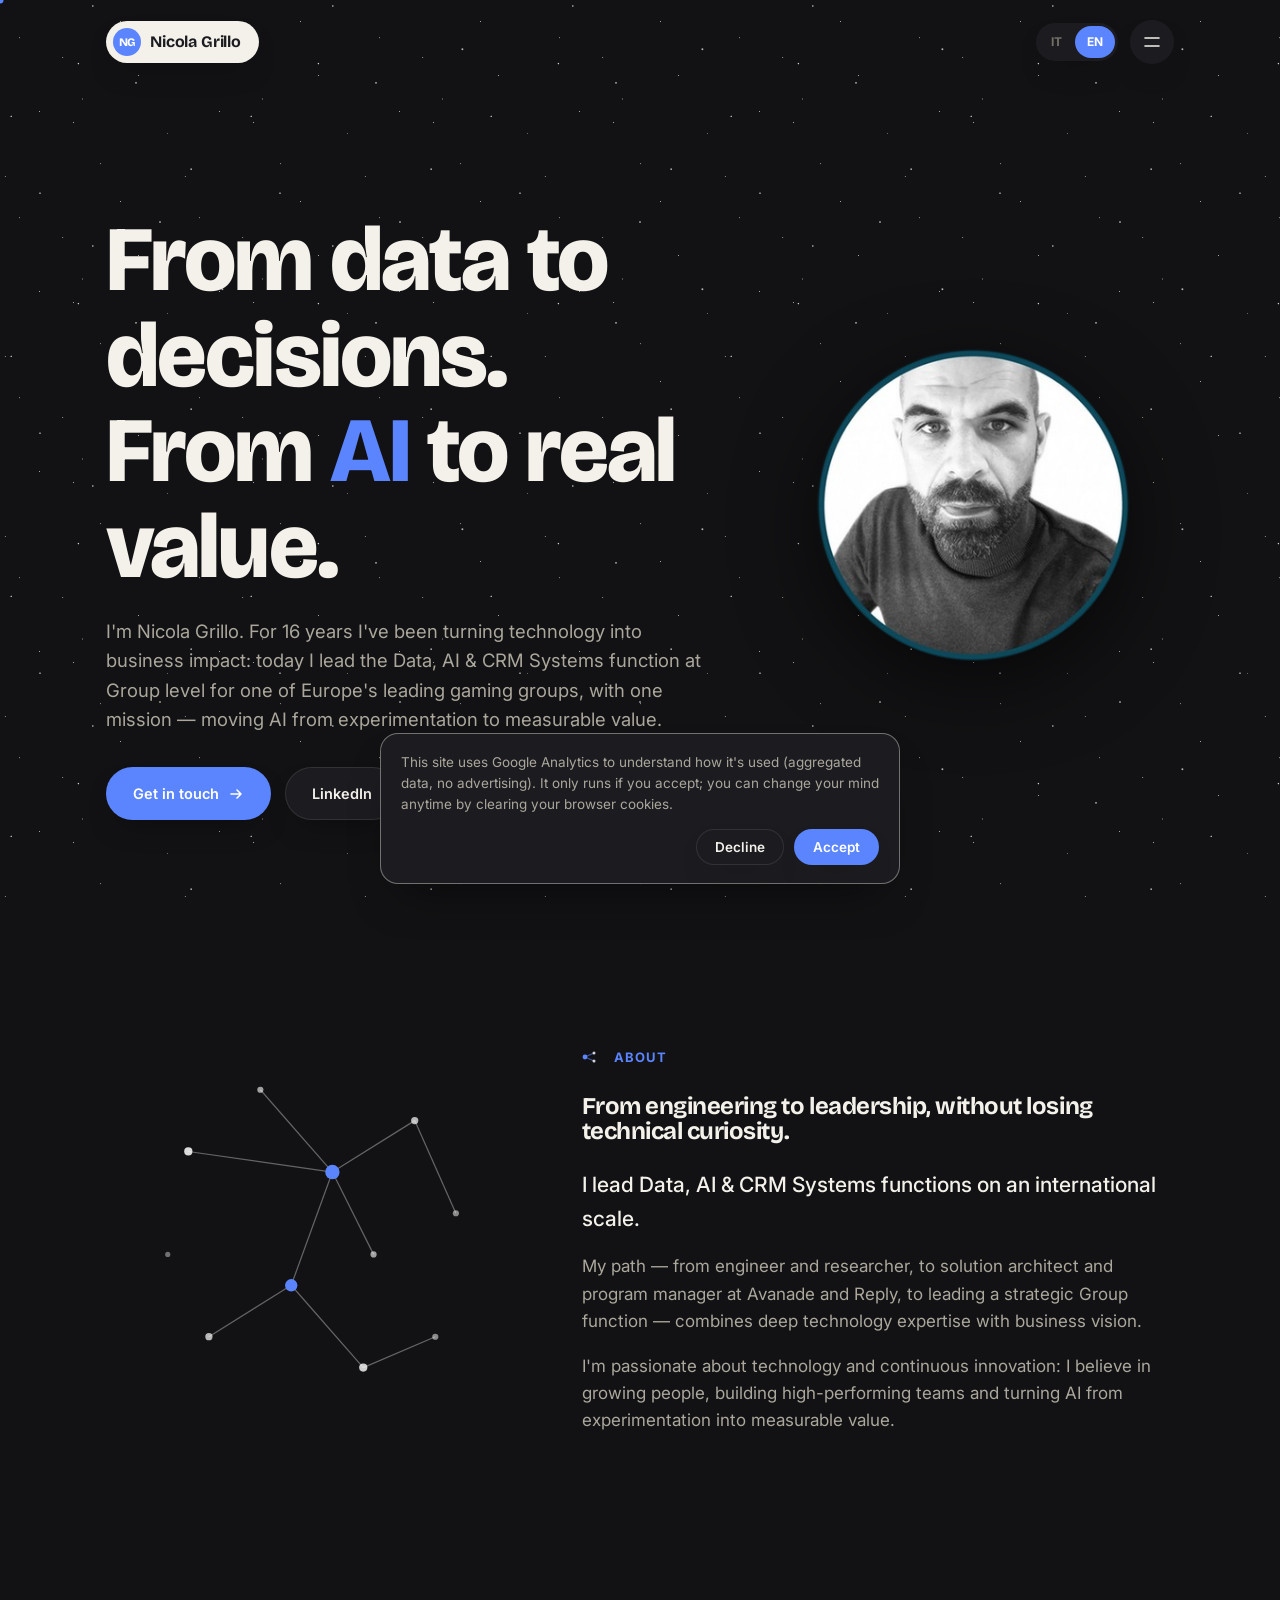
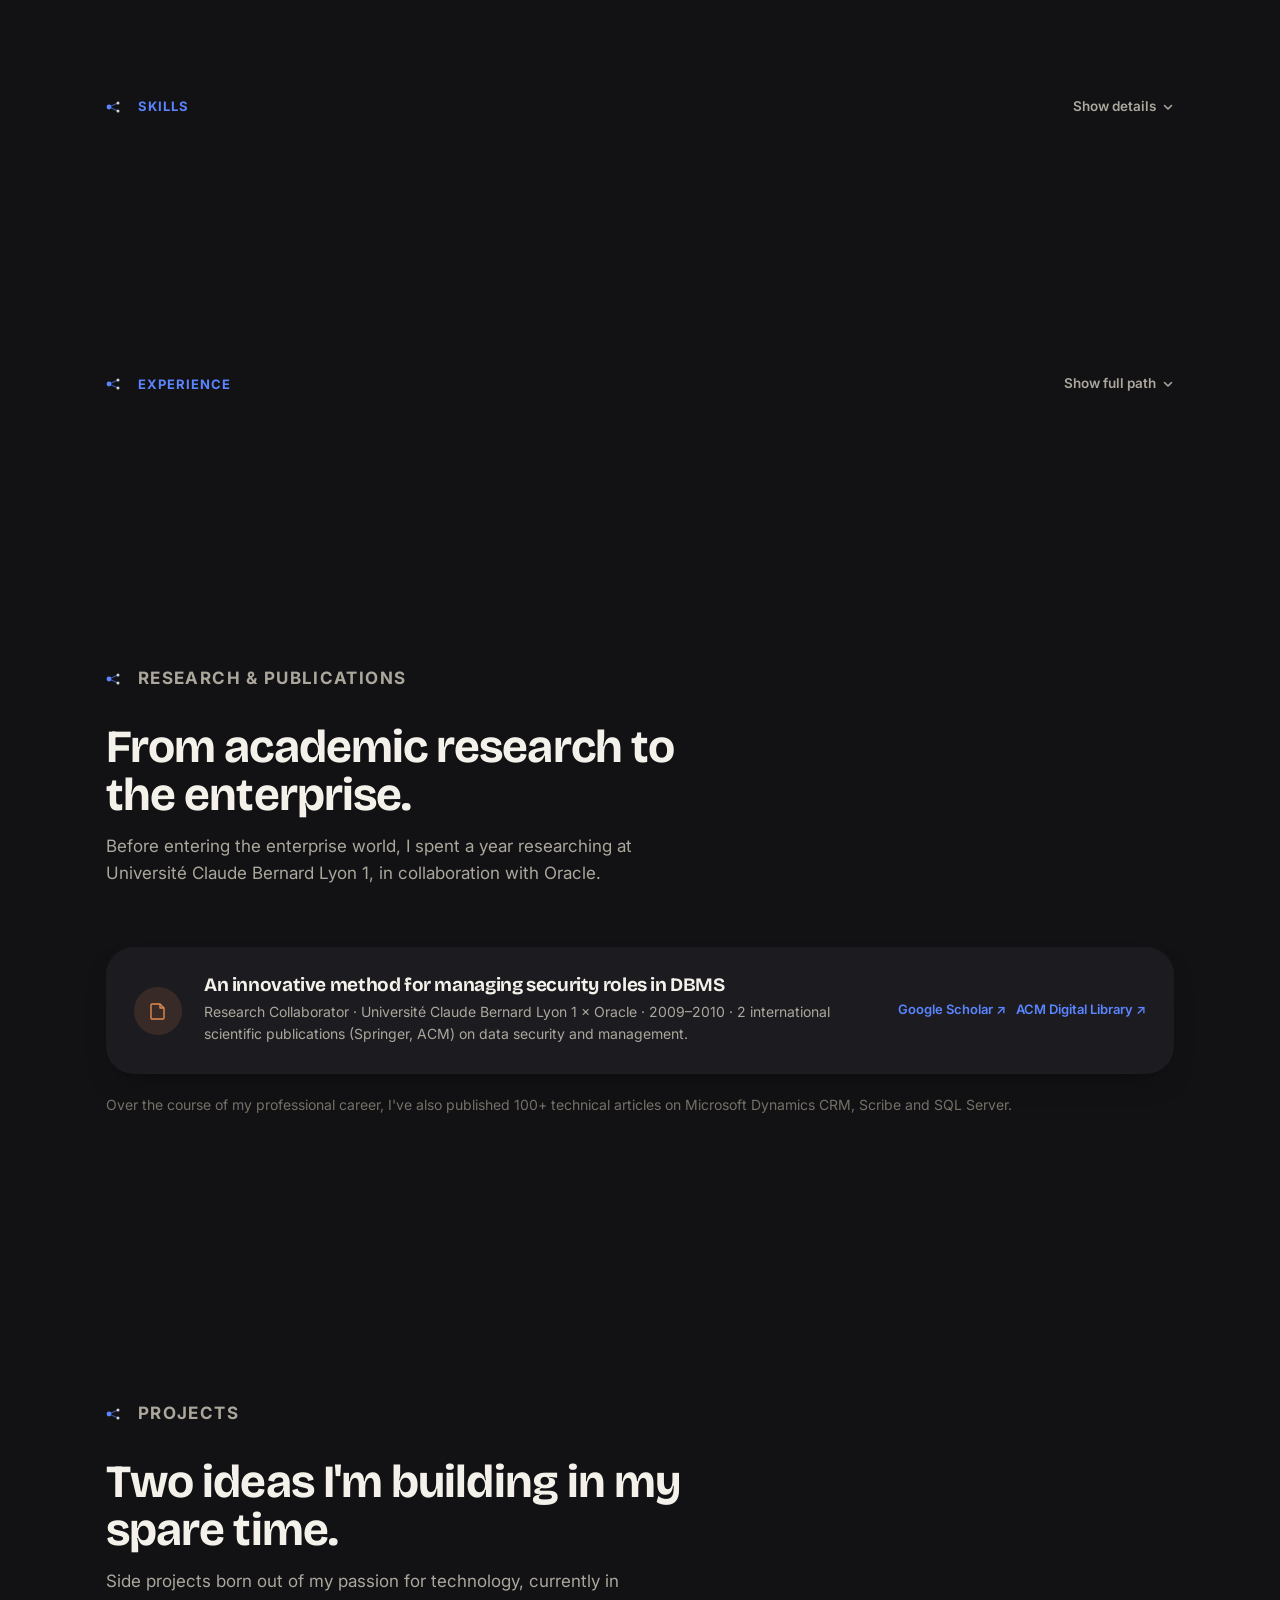
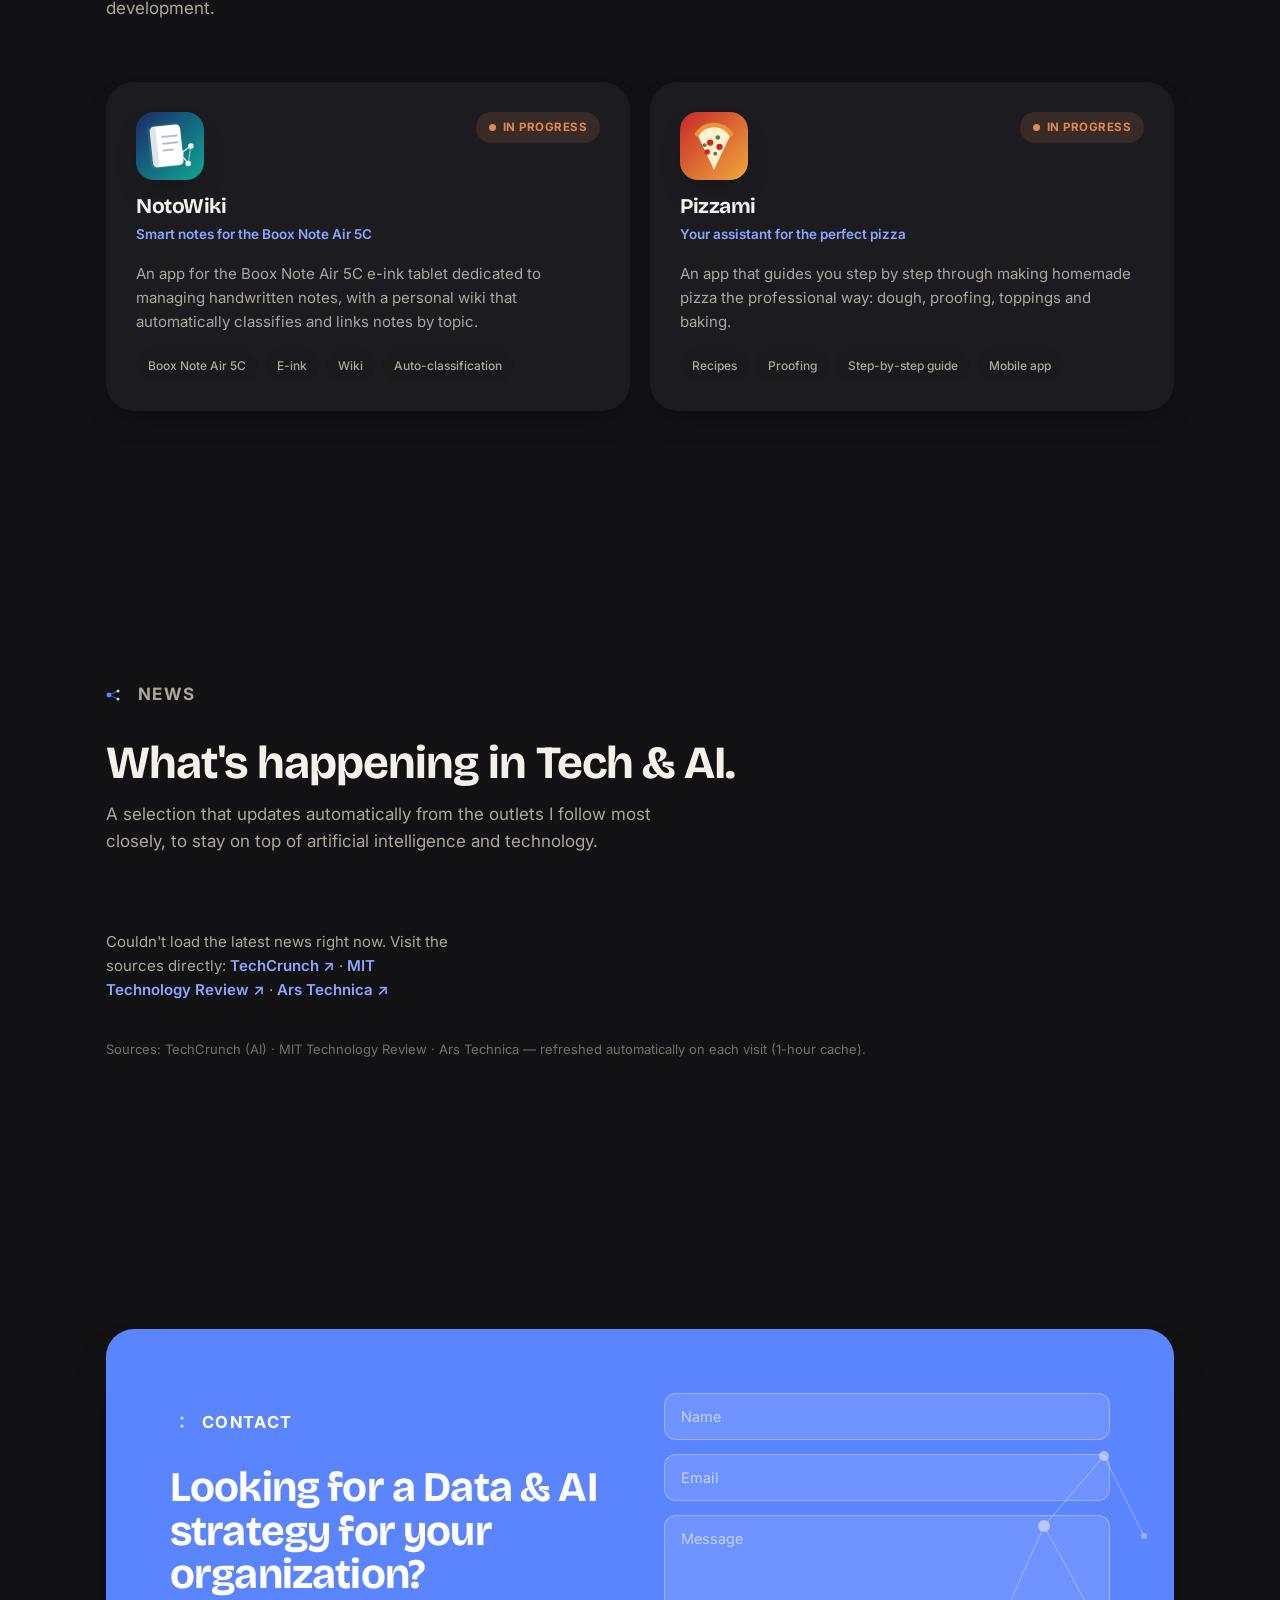
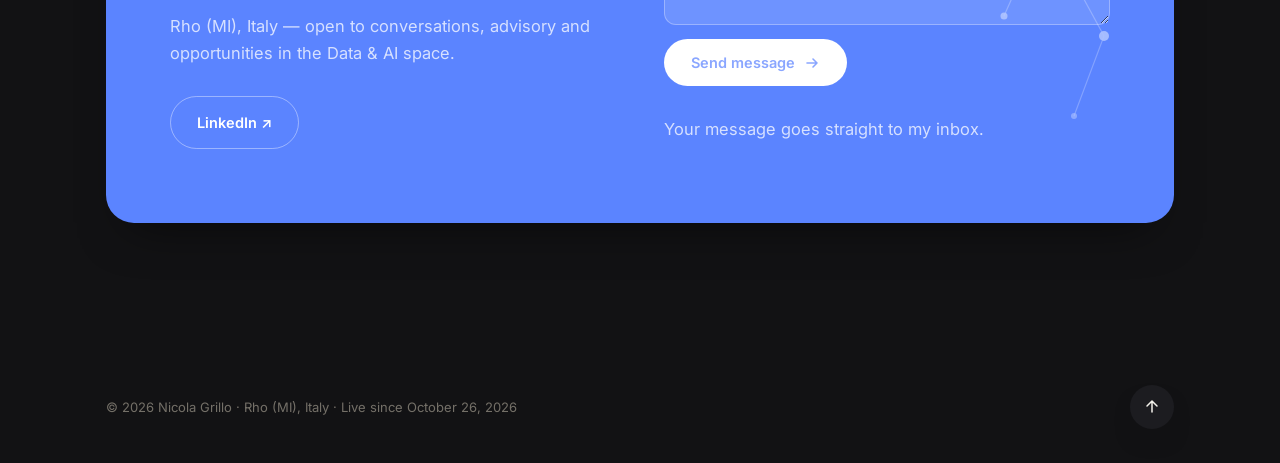
<file: en/index.html>
<!doctype html>
<html lang="en">
<head>
<meta charset="UTF-8">
<meta name="viewport" content="width=device-width, initial-scale=1, viewport-fit=cover">
<title>Nicola Grillo</title>
<meta name="description" content="Nicola Grillo, Director of Data, AI &amp; CRM Systems. 16+ years of IT experience leading the data and artificial intelligence strategy of one of Europe's leading gaming groups. Leadership, AI Operating Model, Data Governance.">
<meta name="author" content="Nicola Grillo">
<meta name="robots" content="index, follow">
<link rel="canonical" href="https://nicolagrillo1984.github.io/personalsite/en/">
<link rel="alternate" hreflang="it" href="https://nicolagrillo1984.github.io/personalsite/">
<link rel="alternate" hreflang="en" href="https://nicolagrillo1984.github.io/personalsite/en/">
<link rel="alternate" hreflang="x-default" href="https://nicolagrillo1984.github.io/personalsite/">

<meta property="og:type" content="profile">
<meta property="og:site_name" content="Nicola Grillo">
<meta property="og:title" content="Nicola Grillo — Director, Data, AI &amp; CRM Systems">
<meta property="og:description" content="16+ years of IT experience. I lead the Data, AI &amp; CRM strategy of one of Europe's leading gaming groups: built from scratch to 90+ people, 100+ initiatives, €1M+ in cost optimizations.">
<meta property="og:url" content="https://nicolagrillo1984.github.io/personalsite/en/">
<meta property="og:locale" content="en_US">
<meta property="og:locale:alternate" content="it_IT">
<meta property="og:image" content="https://nicolagrillo1984.github.io/personalsite/assets/img/og-cover.jpg">
<meta name="twitter:card" content="summary_large_image">
<meta name="twitter:title" content="Nicola Grillo — Director, Data, AI &amp; CRM Systems">
<meta name="twitter:description" content="From data to decisions. From AI to real value.">

<meta name="theme-color" content="#121214">
<link rel="icon" href="../assets/img/favicon.svg" type="image/svg+xml">
<link rel="manifest" href="../site.webmanifest">
<link rel="alternate" type="application/rss+xml" title="Nicola Grillo — Blog" href="https://nicolagrillo1984.github.io/personalsite/feed.xml">

<link rel="preconnect" href="https://fonts.googleapis.com">
<link rel="preconnect" href="https://fonts.gstatic.com" crossorigin>
<link rel="stylesheet" href="../assets/css/style.css?v=13">

<!-- Google tag (gtag.js) -->
<script>
  window.dataLayer = window.dataLayer || [];
  function gtag(){dataLayer.push(arguments);}
  gtag('consent', 'default', { 'analytics_storage': 'denied' });
  gtag('js', new Date());
  gtag('config', 'G-EZW7PYTDT3');
</script>
<script async src="https://www.googletagmanager.com/gtag/js?id=G-EZW7PYTDT3"></script>

<script type="application/ld+json">
{
  "@context": "https://schema.org",
  "@type": "ProfilePage",
  "dateCreated": "2026-10-26",
  "dateModified": "2026-11-03",
  "mainEntity": {
    "@type": "Person",
    "name": "Nicola Grillo",
    "jobTitle": "Director, Data, AI & CRM Systems",
    "description": "Director of Data, AI & CRM Systems. 16+ years of IT experience leading the data and artificial intelligence strategy of one of Europe's leading gaming groups.",
    "url": "https://nicolagrillo1984.github.io/personalsite/en/",
    "image": "https://nicolagrillo1984.github.io/personalsite/assets/img/nicola.png",
    "email": "mailto:nicola.grillo1984@gmail.com",
    "address": { "@type": "PostalAddress", "addressLocality": "Rho (MI)", "addressCountry": "IT" },
    "worksFor": { "@type": "Organization", "name": "Sisal S.p.A. (Flutter Entertainment Group)" },
    "alumniOf": [
      { "@type": "CollegeOrUniversity", "name": "University of Calabria (UNICAL)" },
      { "@type": "CollegeOrUniversity", "name": "Université Claude Bernard Lyon 1" }
    ],
    "sameAs": [
      "https://www.linkedin.com/in/nicola-grillo-2277b113",
      "https://github.com/nicolagrillo1984",
      "https://nicolagrillo.blogspot.com/"
    ],
    "knowsAbout": ["Artificial Intelligence", "Generative AI", "Machine Learning", "Data Governance", "CRM", "Data Lakehouse", "Microsoft Dynamics 365"]
  }
}
</script>
</head>
<body>
<a href="#main" class="skip-link">Skip to content</a>

<div class="starfield" aria-hidden="true">
  <div class="starfield-layer is-far"></div>
  <div class="starfield-layer is-near"></div>
</div>
<div class="cursor-dot" aria-hidden="true"></div>
<div class="cursor-ring" aria-hidden="true"></div>

<header class="nav">
  <div class="container nav-inner">
    <a href="#top" class="logo"><span class="logo-mark">NG</span> Nicola Grillo</a>
    <nav class="nav-links" aria-label="Main navigation">
      <a href="#about">About</a>
      <a href="#publications">Publications</a>
      <a href="#projects">Projects</a>
      <a href="#news">News</a>
      <a href="../blog/">Blog</a>
      <a href="#contact">Contact</a>
    </nav>
    <div class="nav-right">
      <div class="lang-switch" aria-label="Select language">
        <a href="../">IT</a>
        <a href="./" class="is-current" aria-current="page">EN</a>
      </div>
      <button class="nav-toggle" aria-label="Open menu" aria-expanded="false">
        <svg width="18" height="18" viewBox="0 0 18 18" fill="none"><path d="M2 5h14M2 13h14" stroke="currentColor" stroke-width="1.6" stroke-linecap="round"/></svg>
      </button>
    </div>
  </div>
</header>

<div class="mobile-backdrop"></div>
<nav class="mobile-panel" aria-label="Mobile menu">
  <a href="#about">About</a>
  <a href="#publications">Publications</a>
  <a href="#projects">Projects</a>
  <a href="#news">News</a>
  <a href="../blog/">Blog</a>
  <a href="#contact">Contact</a>
  <a href="../">Versione italiana →</a>
</nav>

<main id="main">

  <section class="hero" id="top">
    <div class="container hero-grid">
      <div>
        <h1 class="hero-title">From data to decisions.<br>From <span class="lede-accent">AI</span> to real value.</h1>
        <p class="hero-text">I'm Nicola Grillo. For 16 years I've been turning technology into business impact: today I lead the Data, AI &amp; CRM Systems function at Group level for one of Europe's leading gaming groups, with one mission &mdash; moving AI from experimentation to measurable value.</p>
        <div class="hero-cta">
          <a href="#contact" class="btn btn-primary magnetic">Get in touch <svg viewBox="0 0 16 16" fill="none"><path d="M3 8h10M9 4l4 4-4 4" stroke="currentColor" stroke-width="1.6" stroke-linecap="round" stroke-linejoin="round"/></svg></a>
          <a href="https://www.linkedin.com/in/nicola-grillo-2277b113" class="btn btn-ghost magnetic" target="_blank" rel="noopener">LinkedIn</a>
        </div>
      </div>
      <div class="hero-photo-wrap">
        <div class="hero-photo"><img src="../assets/img/nicola.png" alt="Portrait of Nicola Grillo" width="340" height="340" fetchpriority="high"></div>
      </div>
    </div>
  </section>

  <section class="section" id="about">
    <div class="container about">
      <div class="about-photo reveal" aria-hidden="true">
        <svg viewBox="0 0 400 400" xmlns="http://www.w3.org/2000/svg" width="100%" height="100%">
          <g stroke="#ffffff" stroke-opacity="0.35" stroke-width="1.2">
            <line x1="220" y1="140" x2="80" y2="120"/>
            <line x1="220" y1="140" x2="150" y2="60"/>
            <line x1="220" y1="140" x2="300" y2="90"/>
            <line x1="220" y1="140" x2="260" y2="220"/>
            <line x1="220" y1="140" x2="180" y2="250"/>
            <line x1="180" y1="250" x2="100" y2="300"/>
            <line x1="180" y1="250" x2="250" y2="330"/>
            <line x1="300" y1="90" x2="340" y2="180"/>
            <line x1="250" y1="330" x2="320" y2="300"/>
          </g>
          <circle cx="220" cy="140" r="7" fill="#5b84ff"/>
          <circle cx="180" cy="250" r="6" fill="#5b84ff"/>
          <circle cx="80" cy="120" r="4" fill="#ffffff" fill-opacity="0.85"/>
          <circle cx="150" cy="60" r="3" fill="#ffffff" fill-opacity="0.6"/>
          <circle cx="300" cy="90" r="3.5" fill="#ffffff" fill-opacity="0.7"/>
          <circle cx="340" cy="180" r="3" fill="#ffffff" fill-opacity="0.5"/>
          <circle cx="260" cy="220" r="3" fill="#ffffff" fill-opacity="0.6"/>
          <circle cx="100" cy="300" r="3.5" fill="#ffffff" fill-opacity="0.7"/>
          <circle cx="250" cy="330" r="4" fill="#ffffff" fill-opacity="0.8"/>
          <circle cx="320" cy="300" r="3" fill="#ffffff" fill-opacity="0.5"/>
          <circle cx="60" cy="220" r="2.5" fill="#ffffff" fill-opacity="0.4"/>
        </svg>
      </div>
      <div>
        <p class="eyebrow reveal">About</p>
        <h2 class="reveal" style="margin-top:14px;">From engineering to leadership, without losing technical curiosity.</h2>
        <div class="about-text" style="margin-top:24px;">
          <p class="reveal">I lead Data, AI &amp; CRM Systems functions on an international scale.</p>
          <p class="reveal">My path &mdash; from engineer and researcher, to solution architect and program manager at Avanade and Reply, to leading a strategic Group function &mdash; combines deep technology expertise with business vision.</p>
          <p class="reveal">I'm passionate about technology and continuous innovation: I believe in growing people, building high-performing teams and turning AI from experimentation into measurable value.</p>
        </div>
      </div>
    </div>
  </section>

  <section class="section" id="skills">
    <div class="container">
      <details class="collapsible-section reveal">
        <summary>
          <span class="eyebrow">Skills</span>
          <span class="summary-toggle">Show details <svg width="12" height="12" viewBox="0 0 12 12" fill="none"><path d="M2.5 4.5 6 8l3.5-3.5" stroke="currentColor" stroke-width="1.6" stroke-linecap="round" stroke-linejoin="round"/></svg></span>
        </summary>
        <div class="section-head">
          <h2>A mix of leadership, data and deep technology.</h2>
          <p>Strong focus on generative AI and machine learning applied at enterprise scale &mdash; from strategy to delivery.</p>
        </div>
        <div class="numbered-list">
          <div class="numbered-item">
            <span class="num">01</span>
            <div>
              <h3>AI &amp; Data</h3>
              <p>From GenAI to Machine Learning, through cloud Data Lakehouse architectures: I design and lead artificial intelligence initiatives applied at enterprise scale.</p>
              <div class="tag-row">
                <span class="tag">Generative AI</span><span class="tag">Machine Learning</span><span class="tag">RPA</span>
                <span class="tag">OpenAI</span><span class="tag">Data Lakehouse</span><span class="tag">AWS</span><span class="tag">Databricks</span>
                <span class="tag">Advanced Analytics</span><span class="tag">Oracle DWH &amp; BI</span><span class="tag">Qlik</span>
              </div>
            </div>
          </div>
          <div class="numbered-item">
            <span class="num">02</span>
            <div>
              <h3>Leadership &amp; Strategy</h3>
              <p>I define operating models, governance frameworks and IT strategies, building and leading high-performing teams at international scale.</p>
              <div class="tag-row">
                <span class="tag">AI Strategy</span><span class="tag">AI Operating Model</span><span class="tag">Data Governance</span>
                <span class="tag">Digital Transformation</span><span class="tag">IT Strategy</span><span class="tag">Budgeting &amp; Planning</span>
                <span class="tag">Vendor Management</span><span class="tag">Team Building (90+ FTE)</span>
              </div>
            </div>
          </div>
          <div class="numbered-item">
            <span class="num">03</span>
            <div>
              <h3>CRM &amp; Operations</h3>
              <p>Throughout my career I've designed and run several CRM, contact center and field service projects, always putting customer data at the center of business processes.</p>
              <div class="tag-row">
                <span class="tag">Microsoft Dynamics 365</span><span class="tag">Customer Data Mgmt</span><span class="tag">Sales Force Automation</span>
                <span class="tag">Contact Center</span><span class="tag">Field Service</span><span class="tag">BPM</span><span class="tag">SAP / ERP</span>
              </div>
            </div>
          </div>
          <div class="numbered-item">
            <span class="num">04</span>
            <div>
              <h3>Methodologies</h3>
              <p>Program management, solution architecture and change management: the method that holds strategy and delivery together.</p>
              <div class="tag-row">
                <span class="tag">Program &amp; Project Mgmt</span><span class="tag">Solution Architecture</span><span class="tag">Business Analysis</span>
                <span class="tag">Agile</span><span class="tag">Pre-sales</span><span class="tag">Change Management</span>
              </div>
            </div>
          </div>
        </div>
      </details>
    </div>
  </section>

  <section class="section" id="experience">
    <div class="container">
      <details class="collapsible-section reveal">
        <summary>
          <span class="eyebrow">Experience</span>
          <span class="summary-toggle">Show full path <svg width="12" height="12" viewBox="0 0 12 12" fill="none"><path d="M2.5 4.5 6 8l3.5-3.5" stroke="currentColor" stroke-width="1.6" stroke-linecap="round" stroke-linejoin="round"/></svg></span>
        </summary>
        <div class="section-head">
          <h2>A path built one step at a time.</h2>
          <p>From academic research to leading a strategic Group function at one of Europe's leading gaming operators.</p>
        </div>

        <div class="timeline">
          <article class="tl-item">
            <button class="tl-head" aria-controls="tl-1">
              <div class="tl-meta">
                <span class="tl-role">Director, Data, AI &amp; CRM Systems</span>
                <span class="tl-org">Sisal S.p.A. (Flutter Entertainment Group) · Milan</span>
              </div>
              <span class="tl-period">2023 — Present</span>
              <span class="tl-plus" aria-hidden="true">+</span>
            </button>
            <div class="tl-body" id="tl-1">
              <div class="tl-body-in">
                <ul>
                  <li>Group-level governance of Data, AI and CRM systems across all local and international business units.</li>
                  <li>Built the Data, AI &amp; CRM Systems organization from scratch: today ~90 professionals (20% external) in cross-functional teams.</li>
                  <li>Defined the AI operating model and Data Governance framework; established and lead the Group's central AI team.</li>
                  <li>Delivered 100+ initiatives across GenAI, Machine Learning, RPA, CRM and data platforms, achieving cost optimizations in the millions of euros.</li>
                  <li>End-to-end ownership of enterprise-wide projects, budgets, capacity planning and forecasting at Group level.</li>
                  <li>Scope: Customer Data Management, Contact Center, Sales Force Automation, Field Service, GenAI/ML/RPA, DWH &amp; BI (Oracle, Qlik), cloud Data Lakehouse architectures (AWS, Databricks).</li>
                </ul>
              </div>
            </div>
          </article>

          <article class="tl-item">
            <button class="tl-head" aria-controls="tl-2">
              <div class="tl-meta">
                <span class="tl-role">Head of Domestic &amp; International Management Systems</span>
                <span class="tl-org">Sisal S.p.A. · Senior Manager</span>
              </div>
              <span class="tl-period">03/2020 — 2023</span>
              <span class="tl-plus" aria-hidden="true">+</span>
            </button>
            <div class="tl-body" id="tl-2">
              <div class="tl-body-in">
                <ul>
                  <li>Corporate owner of HR, CRM &amp; Operations, SAP and DWH/Reporting applications for all Group countries.</li>
                  <li>Led digital transformation programs and the cloud migration of the Group's management systems.</li>
                  <li>Coordinated a team of 100+ professionals (40% external) and 10+ suppliers.</li>
                </ul>
              </div>
            </div>
          </article>

          <article class="tl-item">
            <button class="tl-head" aria-controls="tl-3">
              <div class="tl-meta">
                <span class="tl-role">Head of CRM &amp; Operations</span>
                <span class="tl-org">Sisal S.p.A. · Manager</span>
              </div>
              <span class="tl-period">01/2018 — 03/2020</span>
              <span class="tl-plus" aria-hidden="true">+</span>
            </button>
            <div class="tl-body" id="tl-3">
              <div class="tl-body-in">
                <ul>
                  <li>Corporate owner of CRM &amp; Operations applications: communication channels (Chat, CTI), Document Management, digital signature, BPM.</li>
                  <li>Coordinated a team of 10+ professionals (40% external) and 5+ suppliers; program management and budget ownership.</li>
                </ul>
              </div>
            </div>
          </article>

          <article class="tl-item">
            <button class="tl-head" aria-controls="tl-4">
              <div class="tl-meta">
                <span class="tl-role">Program Manager &amp; Solution Architect</span>
                <span class="tl-org">Reply · Manager · Milan</span>
              </div>
              <span class="tl-period">07/2013 — 12/2017</span>
              <span class="tl-plus" aria-hidden="true">+</span>
            </button>
            <div class="tl-body" id="tl-4">
              <div class="tl-body-in">
                <ul>
                  <li>Reale Mutua Assicurazioni &mdash; Program Manager for the multichannel CRM serving the agency network (Dynamics CRM, .NET).</li>
                  <li>RINA, SilverSea, Qui!Group &mdash; Solution Architect for IT assessments and transformation roadmaps.</li>
                  <li>Alès Groupe &mdash; Project Manager for Sales Force Automation; CNH Industrial (North America) &mdash; Technical PM for the Customer Database.</li>
                  <li>Cross-engagement pre-sales, business analysis and budget management.</li>
                </ul>
              </div>
            </div>
          </article>

          <article class="tl-item">
            <button class="tl-head" aria-controls="tl-5">
              <div class="tl-meta">
                <span class="tl-role">Delivery Lead &amp; Solution Architect</span>
                <span class="tl-org">Avanade (Accenture) · Consultant · Milan</span>
              </div>
              <span class="tl-period">05/2010 — 05/2013</span>
              <span class="tl-plus" aria-hidden="true">+</span>
            </button>
            <div class="tl-body" id="tl-5">
              <div class="tl-body-in">
                <ul>
                  <li>Fincantieri &mdash; Delivery Lead for the Inspection Call program (mobility, Resco.net, Dynamics CRM).</li>
                  <li>Amplifon &mdash; Solution Architect for Campaign Management; CRIF &mdash; Team Leader for Ticketing Management.</li>
                  <li>EPSON &mdash; Sales Force Automation development (Dynamics CRM, SQL Server, SSIS, Reporting Services).</li>
                </ul>
              </div>
            </div>
          </article>

          <article class="tl-item">
            <button class="tl-head" aria-controls="tl-6">
              <div class="tl-meta">
                <span class="tl-role">Research Collaborator</span>
                <span class="tl-org">Université Claude Bernard Lyon 1 · Project with Oracle</span>
              </div>
              <span class="tl-period">05/2009 — 02/2010</span>
              <span class="tl-plus" aria-hidden="true">+</span>
            </button>
            <div class="tl-body" id="tl-6">
              <div class="tl-body-in">
                <ul>
                  <li>Research on an innovative method for managing security roles in DBMS, with results published internationally (Springer, ACM).</li>
                </ul>
              </div>
            </div>
          </article>
        </div>
      </details>
    </div>
  </section>

  <section class="section" id="publications">
    <div class="container">
      <div class="section-head reveal">
        <p class="eyebrow">Research &amp; Publications</p>
        <h2>From academic research to the enterprise.</h2>
        <p>Before entering the enterprise world, I spent a year researching at Université Claude Bernard Lyon 1, in collaboration with Oracle.</p>
      </div>
      <div class="reveal">
        <div class="pub-card">
          <div class="pub-icon">
            <svg width="20" height="20" viewBox="0 0 20 20" fill="none"><path d="M4 3h8l4 4v10a1 1 0 0 1-1 1H4a1 1 0 0 1-1-1V4a1 1 0 0 1 1-1Z" stroke="currentColor" stroke-width="1.4" stroke-linejoin="round"/><path d="M12 3v4h4" stroke="currentColor" stroke-width="1.4" stroke-linejoin="round"/></svg>
          </div>
          <div>
            <h3>An innovative method for managing security roles in DBMS</h3>
            <p>Research Collaborator · Université Claude Bernard Lyon 1 × Oracle · 2009–2010 · 2 international scientific publications (Springer, ACM) on data security and management.</p>
          </div>
          <div class="pub-links">
            <a href="https://scholar.google.com/scholar?q=Nicola+Grillo+Oracle+database+security+roles+Lyon" target="_blank" rel="noopener">Google Scholar ↗</a>
            <a href="https://dl.acm.org/action/doSearch?AllField=Nicola+Grillo+database+security+roles" target="_blank" rel="noopener">ACM Digital Library ↗</a>
          </div>
        </div>
      </div>
      <p class="pub-note reveal">Over the course of my professional career, I've also published 100+ technical articles on Microsoft Dynamics CRM, Scribe and SQL Server.</p>
    </div>
  </section>

  <section class="section" id="projects">
    <div class="container">
      <div class="section-head reveal">
        <p class="eyebrow">Projects</p>
        <h2>Two ideas I'm building in my spare time.</h2>
        <p>Side projects born out of my passion for technology, currently in development.</p>
      </div>
      <div class="project-grid reveal">
        <div class="project-card">
          <div class="project-head">
            <img class="project-icon" src="../assets/img/logo-notowiki.svg" alt="NotoWiki logo" width="68" height="68">
            <span class="status-pill">In progress</span>
          </div>
          <div>
            <h3>NotoWiki</h3>
            <p class="project-tagline">Smart notes for the Boox Note Air 5C</p>
          </div>
          <p>An app for the Boox Note Air 5C e-ink tablet dedicated to managing handwritten notes, with a personal wiki that automatically classifies and links notes by topic.</p>
          <div class="tag-row"><span class="tag">Boox Note Air 5C</span><span class="tag">E-ink</span><span class="tag">Wiki</span><span class="tag">Auto-classification</span></div>
        </div>
        <div class="project-card">
          <div class="project-head">
            <img class="project-icon" src="../assets/img/logo-pizzami.svg" alt="Pizzami logo" width="68" height="68">
            <span class="status-pill">In progress</span>
          </div>
          <div>
            <h3>Pizzami</h3>
            <p class="project-tagline">Your assistant for the perfect pizza</p>
          </div>
          <p>An app that guides you step by step through making homemade pizza the professional way: dough, proofing, toppings and baking.</p>
          <div class="tag-row"><span class="tag">Recipes</span><span class="tag">Proofing</span><span class="tag">Step-by-step guide</span><span class="tag">Mobile app</span></div>
        </div>
      </div>
    </div>
  </section>

  <section class="section" id="news">
    <div class="container">
      <div class="section-head reveal">
        <p class="eyebrow">News</p>
        <h2>What's happening in Tech &amp; AI.</h2>
        <p>A selection that updates automatically from the outlets I follow most closely, to stay on top of artificial intelligence and technology.</p>
      </div>
      <div class="news-grid reveal" data-news-grid>
        <div class="news-skeleton"></div>
        <div class="news-skeleton"></div>
        <div class="news-skeleton"></div>
      </div>
      <p class="news-foot">Sources: TechCrunch (AI) &middot; MIT Technology Review &middot; Ars Technica &mdash; refreshed automatically on each visit (1-hour cache).</p>
    </div>
  </section>

  <section class="section" id="contact">
    <div class="container">
      <div class="contact-wrap reveal">
        <svg class="contact-constellation" viewBox="0 0 320 400" xmlns="http://www.w3.org/2000/svg" aria-hidden="true">
          <g stroke="#ffffff" stroke-opacity="0.5" stroke-width="1.2">
            <line x1="250" y1="80" x2="190" y2="150"/>
            <line x1="250" y1="80" x2="290" y2="160"/>
            <line x1="190" y1="150" x2="150" y2="240"/>
            <line x1="190" y1="150" x2="250" y2="260"/>
            <line x1="250" y1="260" x2="220" y2="340"/>
          </g>
          <circle cx="250" cy="80" r="5" fill="#ffffff" fill-opacity="0.9"/>
          <circle cx="190" cy="150" r="6" fill="#ffffff"/>
          <circle cx="290" cy="160" r="3" fill="#ffffff" fill-opacity="0.7"/>
          <circle cx="150" cy="240" r="3.5" fill="#ffffff" fill-opacity="0.8"/>
          <circle cx="250" cy="260" r="5" fill="#ffffff" fill-opacity="0.9"/>
          <circle cx="220" cy="340" r="3" fill="#ffffff" fill-opacity="0.6"/>
        </svg>
        <div>
          <p class="eyebrow">Contact</p>
          <h2 style="margin-top:14px;">Looking for a Data &amp; AI strategy for your organization?</h2>
          <p>Rho (MI), Italy — open to conversations, advisory and opportunities in the Data &amp; AI space.</p>
          <div class="contact-cta">
            <a href="https://www.linkedin.com/in/nicola-grillo-2277b113" class="btn btn-ghost magnetic" target="_blank" rel="noopener">LinkedIn ↗</a>
          </div>
        </div>
        <form class="contact-form" id="contact-form" action="https://formsubmit.co/ajax/nicola.grillo1984@gmail.com" method="POST"
          data-sending="Sending…" data-success="Message sent, thank you! I'll get back to you soon." data-error="Couldn't send the message. Please try again or reach out on LinkedIn.">
          <input type="hidden" name="_subject" value="New message from the website">
          <input type="hidden" name="_template" value="table">
          <input type="hidden" name="_honey" style="display:none" tabindex="-1" autocomplete="off">
          <input type="text" name="name" placeholder="Name" autocomplete="name" required>
          <input type="email" name="email" placeholder="Email" autocomplete="email" required>
          <textarea name="message" placeholder="Message" required></textarea>
          <button type="submit" class="btn btn-primary magnetic">Send message <svg viewBox="0 0 16 16" fill="none"><path d="M3 8h10M9 4l4 4-4 4" stroke="currentColor" stroke-width="1.6" stroke-linecap="round" stroke-linejoin="round"/></svg></button>
          <p class="contact-note" data-form-status>Your message goes straight to my inbox.</p>
        </form>
      </div>
    </div>
  </section>

</main>

<footer class="footer">
  <div class="container footer-inner">
    <p>© <span data-year>2026</span> Nicola Grillo · Rho (MI), Italy · Live since October 26, 2026</p>
    <a href="#top" class="to-top" aria-label="Back to top">
      <svg width="16" height="16" viewBox="0 0 16 16" fill="none"><path d="M8 13V3M3 7l5-5 5 5" stroke="currentColor" stroke-width="1.5" stroke-linecap="round" stroke-linejoin="round"/></svg>
    </a>
  </div>
</footer>

<div class="copy-toast" role="status" aria-live="polite"></div>

<div class="cookie-banner" id="cookieBanner" hidden="">
  <p>This site uses Google Analytics to understand how it's used (aggregated data, no advertising). It only runs if you accept; you can change your mind anytime by clearing your browser cookies.</p>
  <div class="cookie-banner-actions">
    <button type="button" id="cookieDecline" class="btn btn-ghost">Decline</button>
    <button type="button" id="cookieAccept" class="btn btn-primary">Accept</button>
  </div>
</div>

<script src="../assets/js/main.js?v=13"></script>
<script src="../assets/js/news.js?v=3"></script>
<script src="../assets/js/analytics.js?v=1"></script>
</body>
</html>
</file>
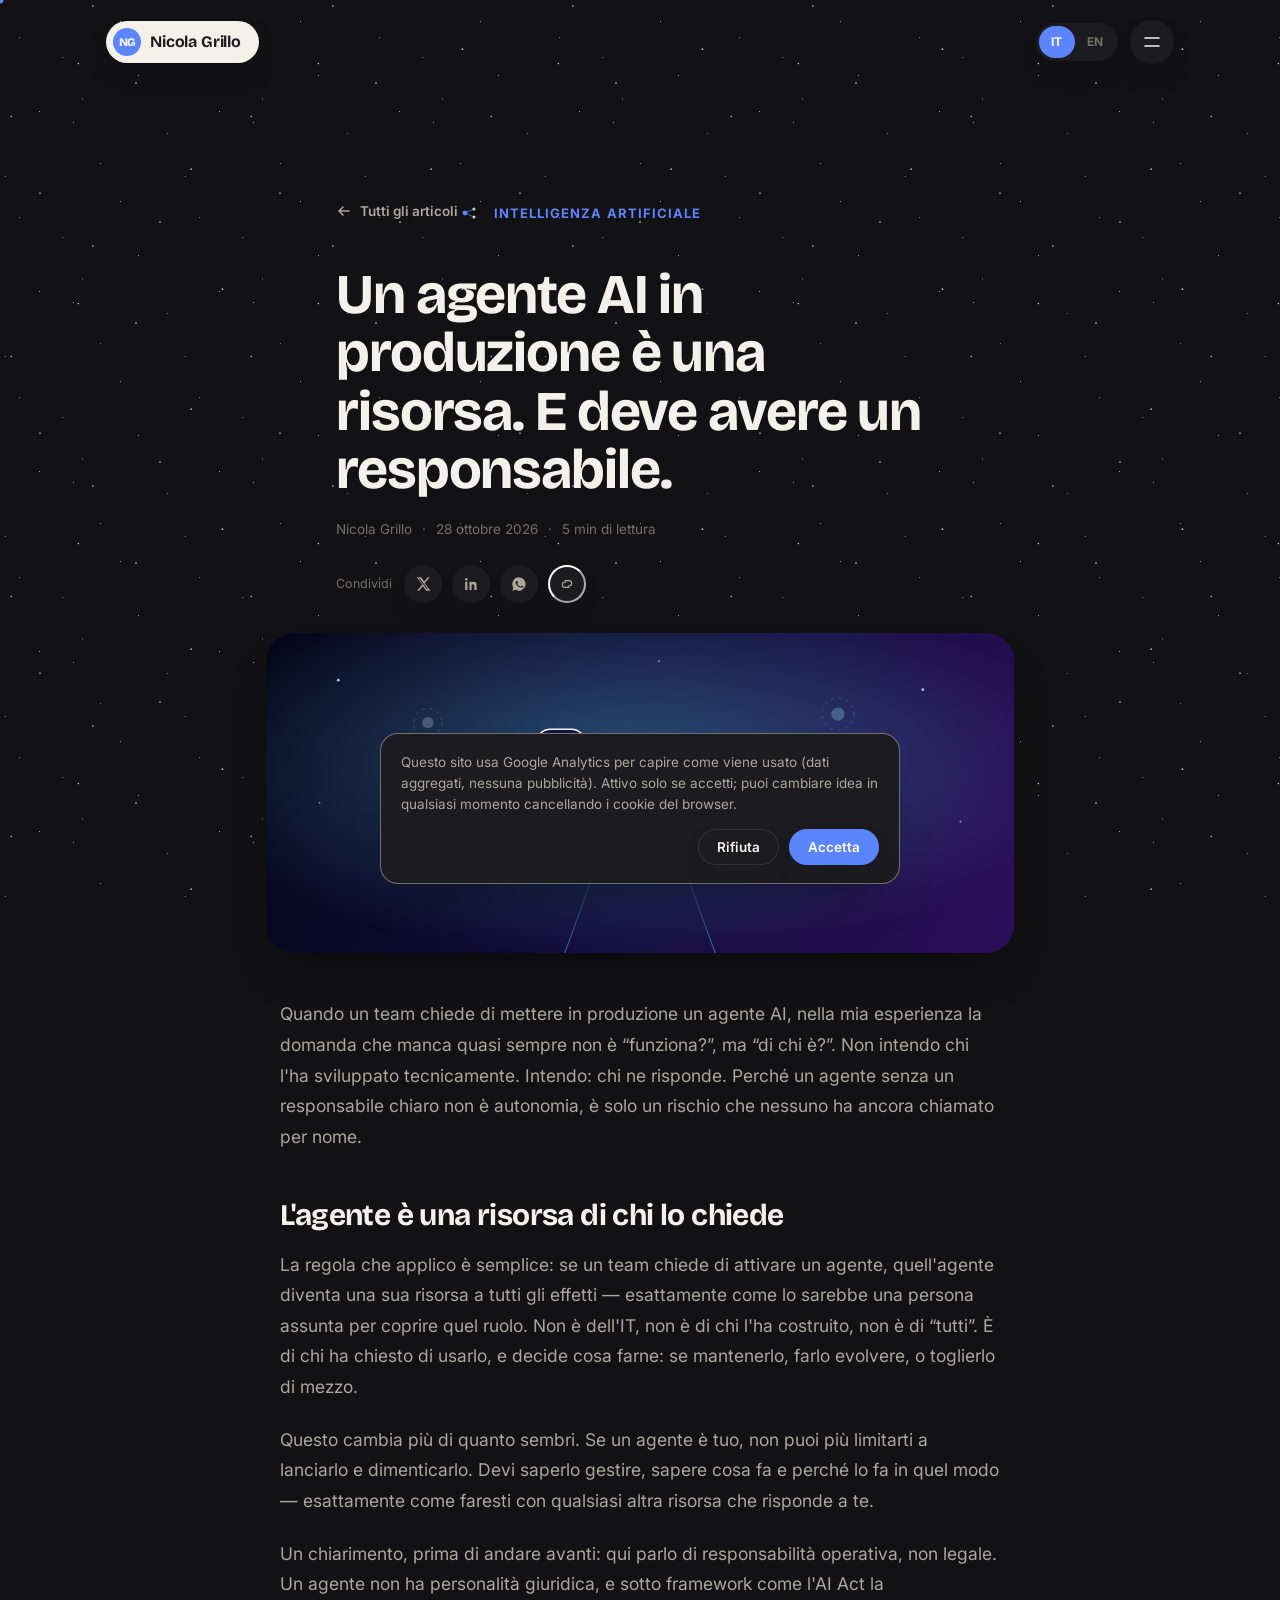
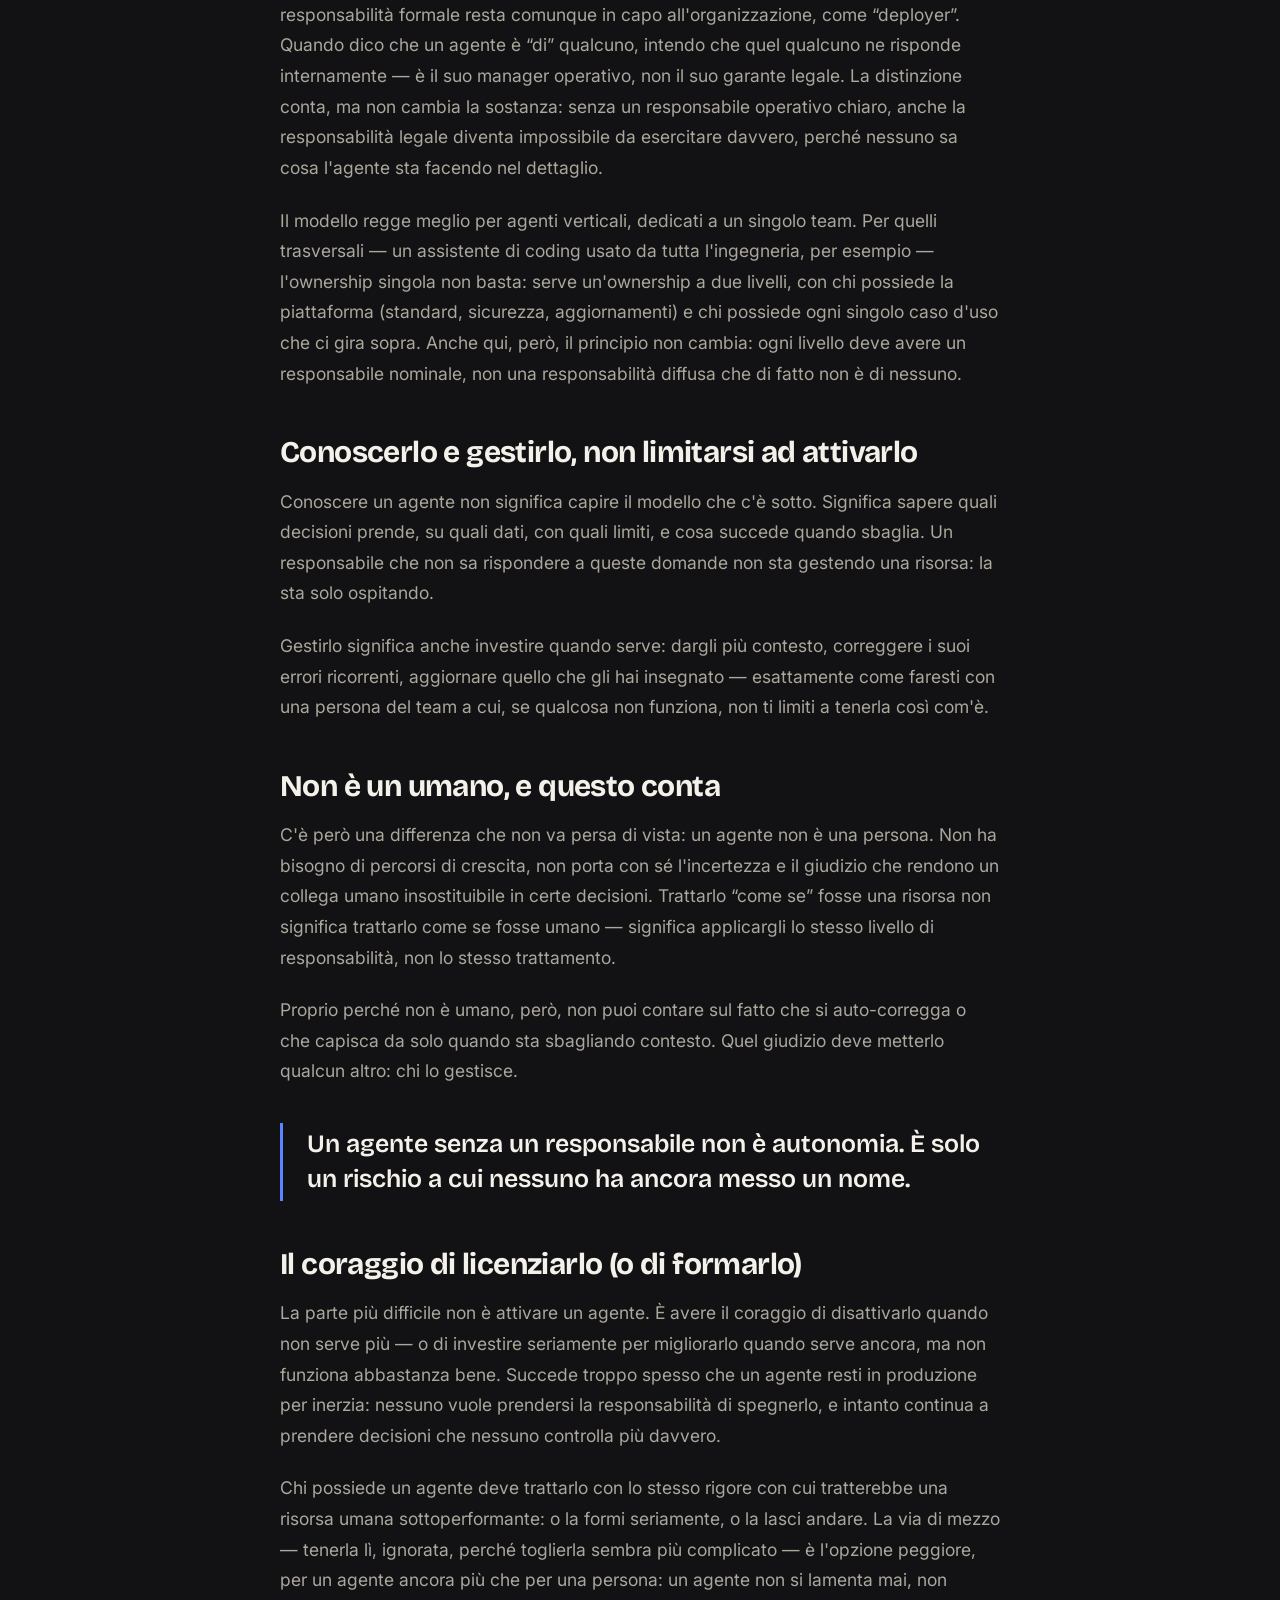
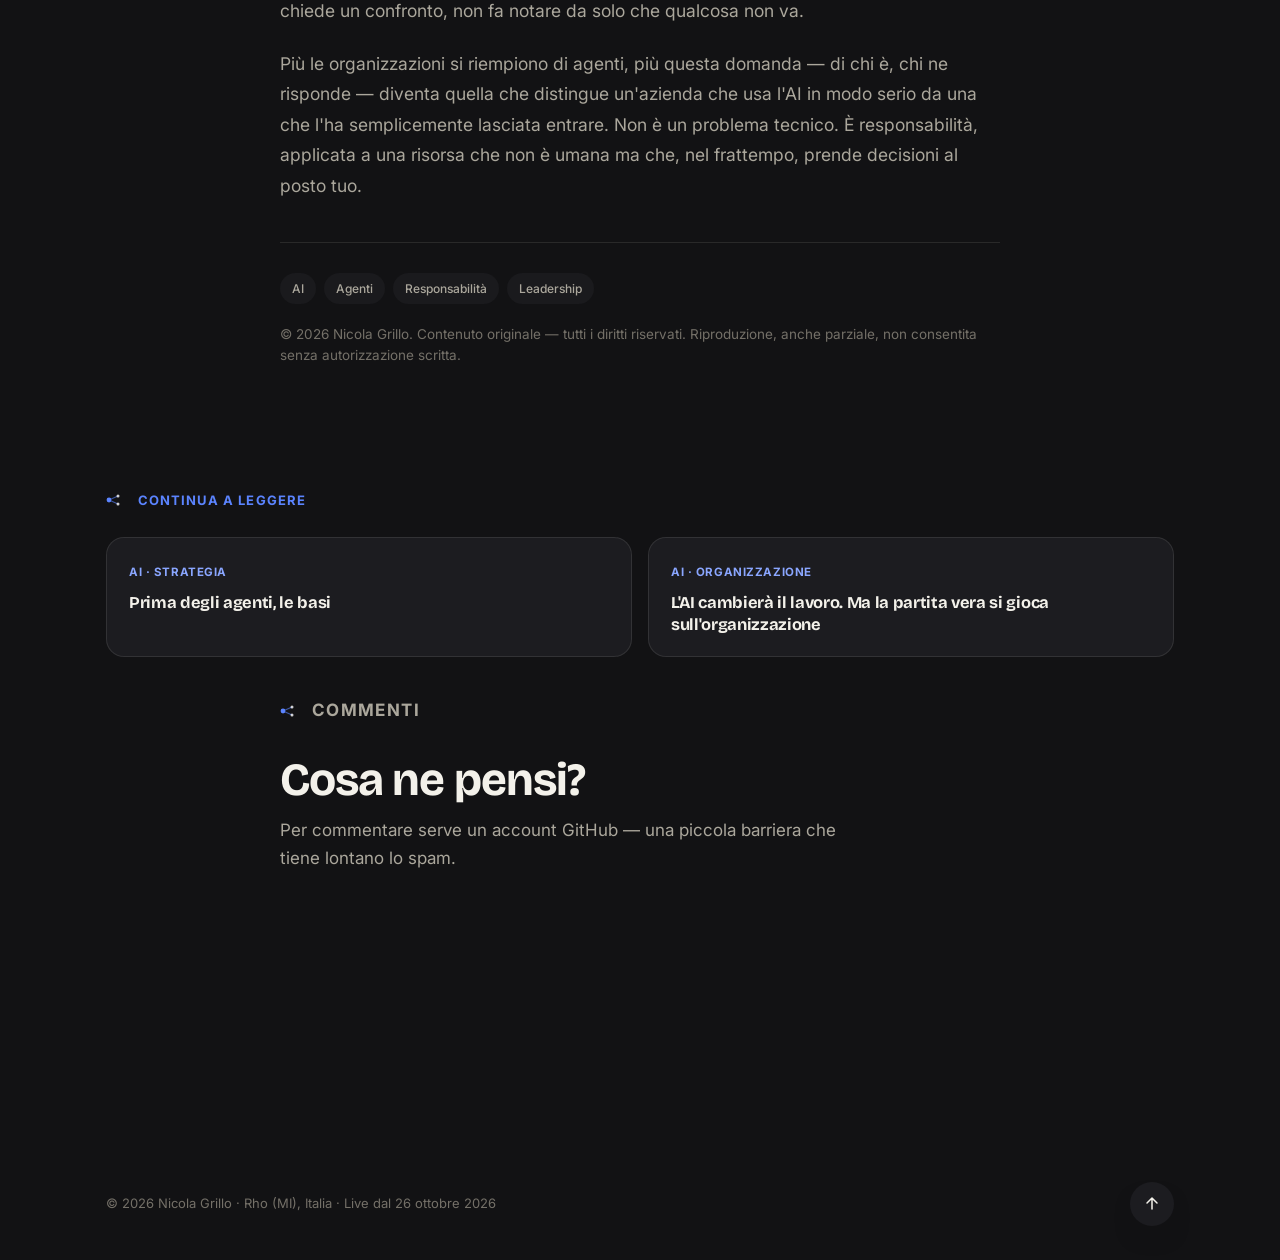
<file: blog/agente-ai-responsabilita-produzione/index.html>
<!doctype html>
<html lang="it">
<head>
<meta charset="UTF-8">
<meta name="viewport" content="width=device-width, initial-scale=1, viewport-fit=cover">
<title>Un agente AI in produzione è una risorsa. E deve avere un responsabile — Blog di Nicola Grillo</title>
<meta name="description" content="Un agente AI in produzione è una risorsa di chi lo ha richiesto, non un progetto a sé. Va conosciuto, gestito, e — quando serve — ritirato o formato, con lo stesso rigore di una risorsa umana.">
<meta name="author" content="Nicola Grillo">
<meta name="robots" content="index, follow">
<link rel="canonical" href="https://nicolagrillo1984.github.io/personalsite/blog/agente-ai-responsabilita-produzione/">

<meta property="og:type" content="article">
<meta property="og:site_name" content="Nicola Grillo">
<meta property="og:title" content="Un agente AI in produzione è una risorsa. E deve avere un responsabile">
<meta property="og:description" content="L'agente che chiedi diventa una tua risorsa: conoscila, gestiscila, e abbi il coraggio di ritirarla o formarla quando serve.">
<meta property="og:url" content="https://nicolagrillo1984.github.io/personalsite/blog/agente-ai-responsabilita-produzione/">
<meta property="og:locale" content="it_IT">
<meta name="twitter:card" content="summary_large_image">

<meta name="theme-color" content="#121214">
<link rel="icon" href="../../assets/img/favicon.svg" type="image/svg+xml">
<link rel="manifest" href="../../site.webmanifest">
<link rel="alternate" type="application/rss+xml" title="Nicola Grillo — Blog" href="https://nicolagrillo1984.github.io/personalsite/feed.xml">

<link rel="preconnect" href="https://fonts.googleapis.com">
<link rel="preconnect" href="https://fonts.gstatic.com" crossorigin>
<link rel="stylesheet" href="../../assets/css/style.css?v=13">

<!-- Google tag (gtag.js) -->
<script>
  window.dataLayer = window.dataLayer || [];
  function gtag(){dataLayer.push(arguments);}
  gtag('consent', 'default', { 'analytics_storage': 'denied' });
  gtag('js', new Date());
  gtag('config', 'G-EZW7PYTDT3');
</script>
<script async src="https://www.googletagmanager.com/gtag/js?id=G-EZW7PYTDT3"></script>

<script type="application/ld+json">
{
  "@context": "https://schema.org",
  "@type": "BlogPosting",
  "headline": "Un agente AI in produzione è una risorsa. E deve avere un responsabile",
  "description": "Un agente AI in produzione è una risorsa di chi lo ha richiesto, non un progetto a sé. Va conosciuto, gestito, e ritirato o formato con lo stesso rigore di una risorsa umana.",
  "author": { "@type": "Person", "name": "Nicola Grillo", "url": "https://nicolagrillo1984.github.io/personalsite/" },
  "datePublished": "2026-10-28",
  "dateModified": "2026-10-28",
  "copyrightHolder": { "@type": "Person", "name": "Nicola Grillo" },
  "copyrightYear": 2026,
  "mainEntityOfPage": "https://nicolagrillo1984.github.io/personalsite/blog/agente-ai-responsabilita-produzione/"
}
</script>
</head>
<body>
<a href="#main" class="skip-link">Vai al contenuto</a>

<div class="starfield" aria-hidden="true">
  <div class="starfield-layer is-far"></div>
  <div class="starfield-layer is-near"></div>
</div>
<div class="cursor-dot" aria-hidden="true"></div>
<div class="cursor-ring" aria-hidden="true"></div>

<header class="nav">
  <div class="container nav-inner">
    <a href="../../" class="logo"><span class="logo-mark">NG</span> Nicola Grillo</a>
    <nav class="nav-links" aria-label="Navigazione principale">
      <a href="../../#chi-sono">Chi sono</a>
      <a href="../../#progetti">Progetti</a>
      <a href="../" class="is-active">Blog</a>
      <a href="../../#contatti">Contatti</a>
    </nav>
    <div class="nav-right">
      <div class="lang-switch" aria-label="Seleziona lingua">
        <a href="../" class="is-current" aria-current="page">IT</a>
        <a href="../../">EN</a>
      </div>
      <button class="nav-toggle" aria-label="Apri menu" aria-expanded="false">
        <svg width="18" height="18" viewBox="0 0 18 18" fill="none"><path d="M2 5h14M2 13h14" stroke="currentColor" stroke-width="1.6" stroke-linecap="round"/></svg>
      </button>
    </div>
  </div>
</header>

<div class="mobile-backdrop"></div>
<nav class="mobile-panel" aria-label="Menu mobile">
  <a href="../../#chi-sono">Chi sono</a>
  <a href="../../#progetti">Progetti</a>
  <a href="../">Blog</a>
  <a href="../../#contatti">Contatti</a>
</nav>

<main id="main">
  <article>
    <header class="article-header">
      <div class="container" style="max-width:720px; margin-inline:auto;">
        <a href="../" class="article-back reveal">
          <svg width="16" height="16" viewBox="0 0 16 16" fill="none"><path d="M13 8H3M7 4 3 8l4 4" stroke="currentColor" stroke-width="1.6" stroke-linecap="round" stroke-linejoin="round"/></svg>
          Tutti gli articoli
        </a>
        <p class="eyebrow reveal">Intelligenza Artificiale</p>
        <h1 class="reveal"><!--EDIT:TITLE:START-->Un agente AI in produzione è una risorsa. E deve avere un responsabile.<!--EDIT:TITLE:END--></h1>
        <div class="article-meta reveal">
          <span>Nicola Grillo</span>
          <span>28 ottobre 2026</span>
          <span>5 min di lettura</span>
        </div>
        <div class="share-row reveal" data-share>
          <span class="share-label">Condividi</span>
          <a class="share-btn" data-share-x href="#" target="_blank" rel="noopener" aria-label="Condividi su X">
            <svg viewBox="0 0 24 24" fill="currentColor"><path d="M18.9 2H22l-7.6 8.7L23.3 22H16.9l-5-6.6L6.1 22H3l8.1-9.3L2.7 2h6.6l4.5 6.1L18.9 2Zm-1.1 18h1.7L7.3 3.9H5.5L17.8 20Z"/></svg>
          </a>
          <a class="share-btn" data-share-linkedin href="#" target="_blank" rel="noopener" aria-label="Condividi su LinkedIn">
            <svg viewBox="0 0 24 24" fill="currentColor"><path d="M6.94 5a2 2 0 1 1-4 0 2 2 0 0 1 4 0ZM3.25 8.75h3.38V21H3.25V8.75Zm6.5 0h3.24v1.68h.05c.45-.82 1.56-1.68 3.21-1.68 3.43 0 4.06 2.14 4.06 4.92V21h-3.38v-5.67c0-1.35-.02-3.09-1.9-3.09-1.9 0-2.19 1.46-2.19 2.99V21H9.75V8.75Z"/></svg>
          </a>
          <a class="share-btn" data-share-whatsapp href="#" target="_blank" rel="noopener" aria-label="Condividi su WhatsApp">
            <svg viewBox="0 0 24 24" fill="currentColor"><path d="M12 2a10 10 0 0 0-8.6 15.1L2 22l5-1.3A10 10 0 1 0 12 2Zm5.6 14.2c-.2.6-1.3 1.2-1.8 1.3-.5.1-1 .1-1.7-.1-.4-.1-.9-.3-1.6-.6-2.7-1.2-4.5-3.9-4.6-4.1-.1-.2-1.1-1.5-1.1-2.8 0-1.3.7-2 1-2.2.2-.3.5-.3.7-.3h.5c.2 0 .4 0 .6.5.2.6.7 1.9.8 2 .1.2.1.4 0 .6-.3.6-.6.6-.8.9-.1.2-.3.3-.1.6.2.3.9 1.4 1.8 2.3 1.3 1.1 2.3 1.5 2.6 1.7.3.1.5.1.7-.1.2-.2.8-.9 1-1.2.2-.3.4-.3.7-.2.3.1 1.7.8 2 .9.3.2.5.2.6.3.1.2.1.8-.1 1.4Z"/></svg>
          </a>
          <button class="share-btn" data-share-copy aria-label="Copia link">
            <svg viewBox="0 0 24 24" fill="none" stroke="currentColor" stroke-width="1.7"><path d="M9 7h6a4 4 0 0 1 0 8h-1M15 17H9a4 4 0 0 1 0-8h1" stroke-linecap="round"/></svg>
          </button>
        </div>
      </div>
      <div class="container" style="max-width:860px; margin-inline:auto;">
        <div class="article-cover reveal" aria-hidden="true">
          <svg viewBox="0 0 800 340" xmlns="http://www.w3.org/2000/svg" preserveAspectRatio="xMidYMid slice">
            <defs>
              <linearGradient id="cov2-bg" x1="0" y1="0" x2="800" y2="340" gradientUnits="userSpaceOnUse">
                <stop offset="0" stop-color="#05061a"/>
                <stop offset="55%" stop-color="#140b3c"/>
                <stop offset="100%" stop-color="#2d0f5c"/>
              </linearGradient>
              <radialGradient id="cov2-glow" cx="48%" cy="42%" r="60%">
                <stop offset="0" stop-color="#5ee7ff" stop-opacity="0.32"/>
                <stop offset="100%" stop-color="#5ee7ff" stop-opacity="0"/>
              </radialGradient>
              <linearGradient id="cov2-grid-fade" x1="0" y1="0" x2="0" y2="1">
                <stop offset="0" stop-color="#5ee7ff" stop-opacity="0"/>
                <stop offset="1" stop-color="#5ee7ff" stop-opacity="0.4"/>
              </linearGradient>
              <filter id="cov2-blur" x="-60%" y="-60%" width="220%" height="220%">
                <feGaussianBlur stdDeviation="7"/>
              </filter>
            </defs>

            <rect width="800" height="340" fill="url(#cov2-bg)"/>
            <rect width="800" height="340" fill="url(#cov2-glow)"/>

            <!-- ambient star particles -->
            <g fill="#ffffff">
              <circle cx="80" cy="50" r="1.5" fill-opacity="0.75"/>
              <circle cx="140" cy="260" r="1.1" fill-opacity="0.5"/>
              <circle cx="700" cy="60" r="1.5" fill-opacity="0.7"/>
              <circle cx="740" cy="200" r="1.1" fill-opacity="0.5"/>
              <circle cx="420" cy="30" r="1.1" fill-opacity="0.5"/>
              <circle cx="60" cy="180" r="1.1" fill-opacity="0.45"/>
            </g>

            <!-- perspective digital floor -->
            <g stroke="url(#cov2-grid-fade)" stroke-width="1.2" fill="none">
              <path d="M360 230 L320 340"/>
              <path d="M400 230 L400 340"/>
              <path d="M440 230 L480 340"/>
              <path d="M345 256 L455 256"/>
              <path d="M330 288 L470 288"/>
              <path d="M310 324 L490 324"/>
            </g>

            <!-- unmanaged agents: dim, unconnected, flagged with a faint dashed ring -->
            <g>
              <circle cx="610" cy="86" r="7" fill="#8ff0ff" fill-opacity="0.28"/>
              <circle cx="610" cy="86" r="17" fill="none" stroke="#8ff0ff" stroke-opacity="0.22" stroke-width="1" stroke-dasharray="3 5"/>
              <circle cx="650" cy="230" r="6" fill="#c9b6ff" fill-opacity="0.26"/>
              <circle cx="650" cy="230" r="15" fill="none" stroke="#c9b6ff" stroke-opacity="0.2" stroke-width="1" stroke-dasharray="3 5"/>
              <circle cx="175" cy="95" r="6" fill="#ffffff" fill-opacity="0.22"/>
              <circle cx="175" cy="95" r="15" fill="none" stroke="#ffffff" stroke-opacity="0.18" stroke-width="1" stroke-dasharray="3 5"/>
            </g>

            <!-- the owned agent: bright, tied to a named owner -->
            <g filter="url(#cov2-blur)">
              <circle cx="460" cy="172" r="30" fill="#5ee7ff" fill-opacity="0.5"/>
            </g>
            <line x1="460" y1="172" x2="316" y2="128" stroke="#eafcff" stroke-width="1.6" stroke-opacity="0.9"/>
            <circle cx="460" cy="172" r="15" fill="#eafcff"/>
            <circle cx="460" cy="172" r="28" fill="none" stroke="#8ff0ff" stroke-opacity="0.5" stroke-width="1.2"/>
            <circle cx="460" cy="172" r="44" fill="none" stroke="#8ff0ff" stroke-opacity="0.2" stroke-width="1"/>

            <!-- owner badge -->
            <rect x="290" y="102" width="52" height="52" rx="15" fill="#1a1140" stroke="#eafcff" stroke-width="1.6"/>
            <circle cx="316" cy="121" r="7.5" fill="#eafcff"/>
            <path d="M300 144c3.5-9.5 9.5-14 16-14s12.5 4.5 16 14" stroke="#eafcff" stroke-width="2.2" fill="none" stroke-linecap="round"/>
          </svg>
        </div>
      </div>
    </header>

    <div class="container">
      <div class="article-body">
        <div class="article-prose reveal">
          <!--EDIT:BODY:START-->
<p>Quando un team chiede di mettere in produzione un agente AI, nella mia esperienza la domanda che manca quasi sempre non è &ldquo;funziona?&rdquo;, ma &ldquo;di chi è?&rdquo;. Non intendo chi l'ha sviluppato tecnicamente. Intendo: chi ne risponde. Perché un agente senza un responsabile chiaro non è autonomia, è solo un rischio che nessuno ha ancora chiamato per nome.</p>

          <h2>L'agente è una risorsa di chi lo chiede</h2>
          <p>La regola che applico è semplice: se un team chiede di attivare un agente, quell'agente diventa una sua risorsa a tutti gli effetti &mdash; esattamente come lo sarebbe una persona assunta per coprire quel ruolo. Non è dell'IT, non è di chi l'ha costruito, non è di &ldquo;tutti&rdquo;. È di chi ha chiesto di usarlo, e decide cosa farne: se mantenerlo, farlo evolvere, o toglierlo di mezzo.</p>
          <p>Questo cambia più di quanto sembri. Se un agente è tuo, non puoi più limitarti a lanciarlo e dimenticarlo. Devi saperlo gestire, sapere cosa fa e perché lo fa in quel modo &mdash; esattamente come faresti con qualsiasi altra risorsa che risponde a te.</p>
          <p>Un chiarimento, prima di andare avanti: qui parlo di responsabilità operativa, non legale. Un agente non ha personalità giuridica, e sotto framework come l'AI Act la responsabilità formale resta comunque in capo all'organizzazione, come &ldquo;deployer&rdquo;. Quando dico che un agente è &ldquo;di&rdquo; qualcuno, intendo che quel qualcuno ne risponde internamente &mdash; è il suo manager operativo, non il suo garante legale. La distinzione conta, ma non cambia la sostanza: senza un responsabile operativo chiaro, anche la responsabilità legale diventa impossibile da esercitare davvero, perché nessuno sa cosa l'agente sta facendo nel dettaglio.</p>
          <p>Il modello regge meglio per agenti verticali, dedicati a un singolo team. Per quelli trasversali &mdash; un assistente di coding usato da tutta l'ingegneria, per esempio &mdash; l'ownership singola non basta: serve un'ownership a due livelli, con chi possiede la piattaforma (standard, sicurezza, aggiornamenti) e chi possiede ogni singolo caso d'uso che ci gira sopra. Anche qui, però, il principio non cambia: ogni livello deve avere un responsabile nominale, non una responsabilità diffusa che di fatto non è di nessuno.</p>

          <h2>Conoscerlo e gestirlo, non limitarsi ad attivarlo</h2>
          <p>Conoscere un agente non significa capire il modello che c'è sotto. Significa sapere quali decisioni prende, su quali dati, con quali limiti, e cosa succede quando sbaglia. Un responsabile che non sa rispondere a queste domande non sta gestendo una risorsa: la sta solo ospitando.</p>
          <p>Gestirlo significa anche investire quando serve: dargli più contesto, correggere i suoi errori ricorrenti, aggiornare quello che gli hai insegnato &mdash; esattamente come faresti con una persona del team a cui, se qualcosa non funziona, non ti limiti a tenerla così com'è.</p>

          <h2>Non è un umano, e questo conta</h2>
          <p>C'è però una differenza che non va persa di vista: un agente non è una persona. Non ha bisogno di percorsi di crescita, non porta con sé l'incertezza e il giudizio che rendono un collega umano insostituibile in certe decisioni. Trattarlo &ldquo;come se&rdquo; fosse una risorsa non significa trattarlo come se fosse umano &mdash; significa applicargli lo stesso livello di responsabilità, non lo stesso trattamento.</p>
          <p>Proprio perché non è umano, però, non puoi contare sul fatto che si auto-corregga o che capisca da solo quando sta sbagliando contesto. Quel giudizio deve metterlo qualcun altro: chi lo gestisce.</p>

          <blockquote>Un agente senza un responsabile non è autonomia. È solo un rischio a cui nessuno ha ancora messo un nome.</blockquote>

          <h2>Il coraggio di licenziarlo (o di formarlo)</h2>
          <p>La parte più difficile non è attivare un agente. È avere il coraggio di disattivarlo quando non serve più &mdash; o di investire seriamente per migliorarlo quando serve ancora, ma non funziona abbastanza bene. Succede troppo spesso che un agente resti in produzione per inerzia: nessuno vuole prendersi la responsabilità di spegnerlo, e intanto continua a prendere decisioni che nessuno controlla più davvero.</p>
          <p>Chi possiede un agente deve trattarlo con lo stesso rigore con cui tratterebbe una risorsa umana sottoperformante: o la formi seriamente, o la lasci andare. La via di mezzo &mdash; tenerla lì, ignorata, perché toglierla sembra più complicato &mdash; è l'opzione peggiore, per un agente ancora più che per una persona: un agente non si lamenta mai, non chiede un confronto, non fa notare da solo che qualcosa non va.</p>
          <p>Più le organizzazioni si riempiono di agenti, più questa domanda &mdash; di chi è, chi ne risponde &mdash; diventa quella che distingue un'azienda che usa l'AI in modo serio da una che l'ha semplicemente lasciata entrare. Non è un problema tecnico. È responsabilità, applicata a una risorsa che non è umana ma che, nel frattempo, prende decisioni al posto tuo.</p>
<!--EDIT:BODY:END-->
        </div>

        <div class="article-tags reveal">
          <span class="tag">AI</span><span class="tag">Agenti</span><span class="tag">Responsabilità</span><span class="tag">Leadership</span>
        </div>

        <p class="article-copyright reveal">© <span data-year>2026</span> Nicola Grillo. Contenuto originale — tutti i diritti riservati. Riproduzione, anche parziale, non consentita senza autorizzazione scritta.</p>
      </div>
    </div>

    <div class="container">
      <section class="section related-section">
        <p class="eyebrow reveal">Continua a leggere</p>
        <div class="related-grid reveal">
          <a class="related-card" href="../prima-degli-agenti-le-basi/">
            <span class="related-card-cat">AI · Strategia</span>
            <h3>Prima degli agenti, le basi</h3>
          </a>
          <a class="related-card" href="../ai-organizzazione-team-ad-hoc/">
            <span class="related-card-cat">AI · Organizzazione</span>
            <h3>L'AI cambierà il lavoro. Ma la partita vera si gioca sull'organizzazione</h3>
          </a>
        </div>
      </section>
    </div>

    <div class="container">
      <section class="section comments-section" id="commenti" style="padding-top:20px;">
        <div class="section-head reveal">
          <p class="eyebrow">Commenti</p>
          <h2>Cosa ne pensi?</h2>
          <p>Per commentare serve un account GitHub &mdash; una piccola barriera che tiene lontano lo spam.</p>
        </div>
        <div class="giscus-frame reveal"></div>
        <script src="https://giscus.app/client.js"
          data-repo="nicolagrillo1984/personalsite"
          data-repo-id="R_kgDOVYfbfg"
          data-category="General"
          data-category-id="DIC_kwDOVYfbfs4DJsmy"
          data-mapping="pathname"
          data-strict="1"
          data-reactions-enabled="1"
          data-emit-metadata="0"
          data-input-position="top"
          data-theme="transparent_dark"
          data-lang="it"
          data-loading="lazy"
          crossorigin="anonymous"
          async>
        </script>
      </section>
    </div>
  </article>
</main>

<footer class="footer">
  <div class="container footer-inner">
    <p>© <span data-year>2026</span> Nicola Grillo · Rho (MI), Italia · Live dal 26 ottobre 2026</p>
    <a href="#top" class="to-top" aria-label="Torna in cima">
      <svg width="16" height="16" viewBox="0 0 16 16" fill="none"><path d="M8 13V3M3 7l5-5 5 5" stroke="currentColor" stroke-width="1.5" stroke-linecap="round" stroke-linejoin="round"/></svg>
    </a>
  </div>
</footer>

<div class="cookie-banner" id="cookieBanner" hidden="">
  <p>Questo sito usa Google Analytics per capire come viene usato (dati aggregati, nessuna pubblicità). Attivo solo se accetti; puoi cambiare idea in qualsiasi momento cancellando i cookie del browser.</p>
  <div class="cookie-banner-actions">
    <button type="button" id="cookieDecline" class="btn btn-ghost">Rifiuta</button>
    <button type="button" id="cookieAccept" class="btn btn-primary">Accetta</button>
  </div>
</div>

<script src="../../assets/js/main.js?v=13"></script>
<script src="../../assets/js/analytics.js?v=1"></script>
</body>
</html>
</file>
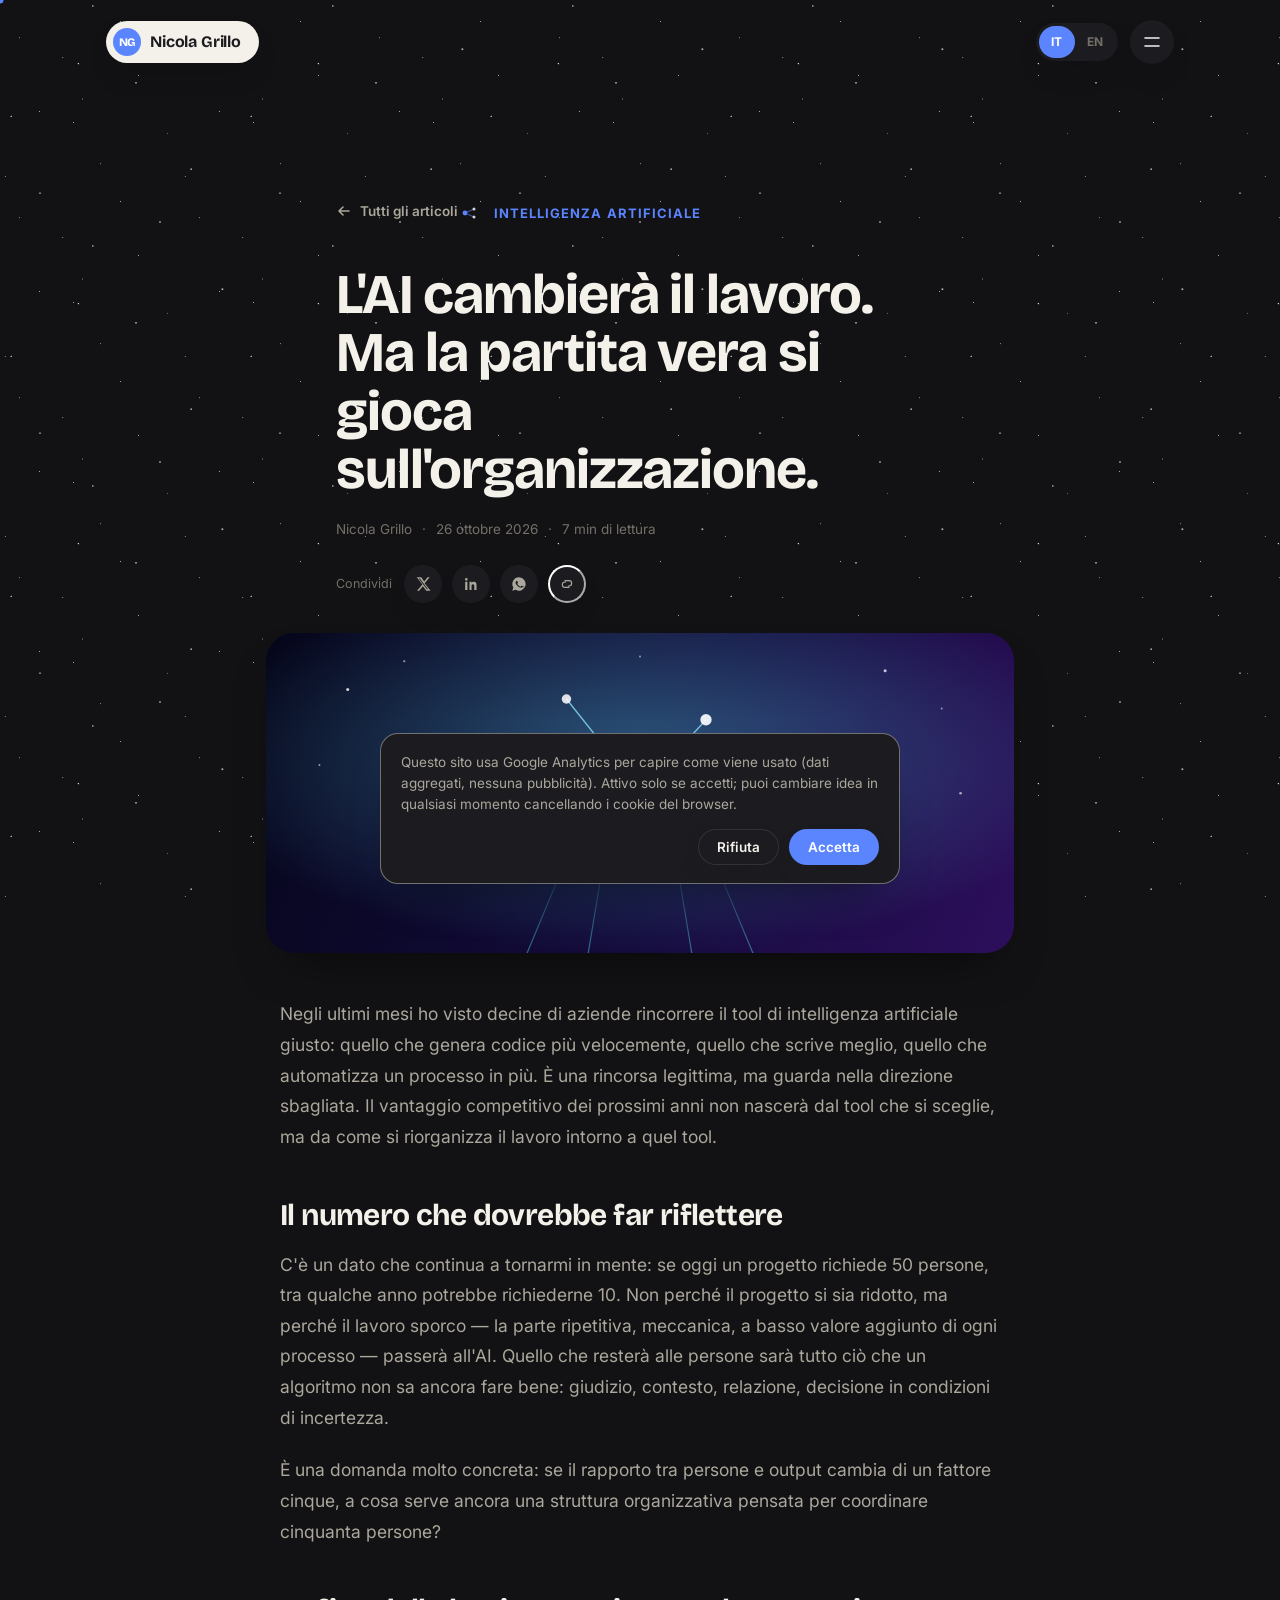
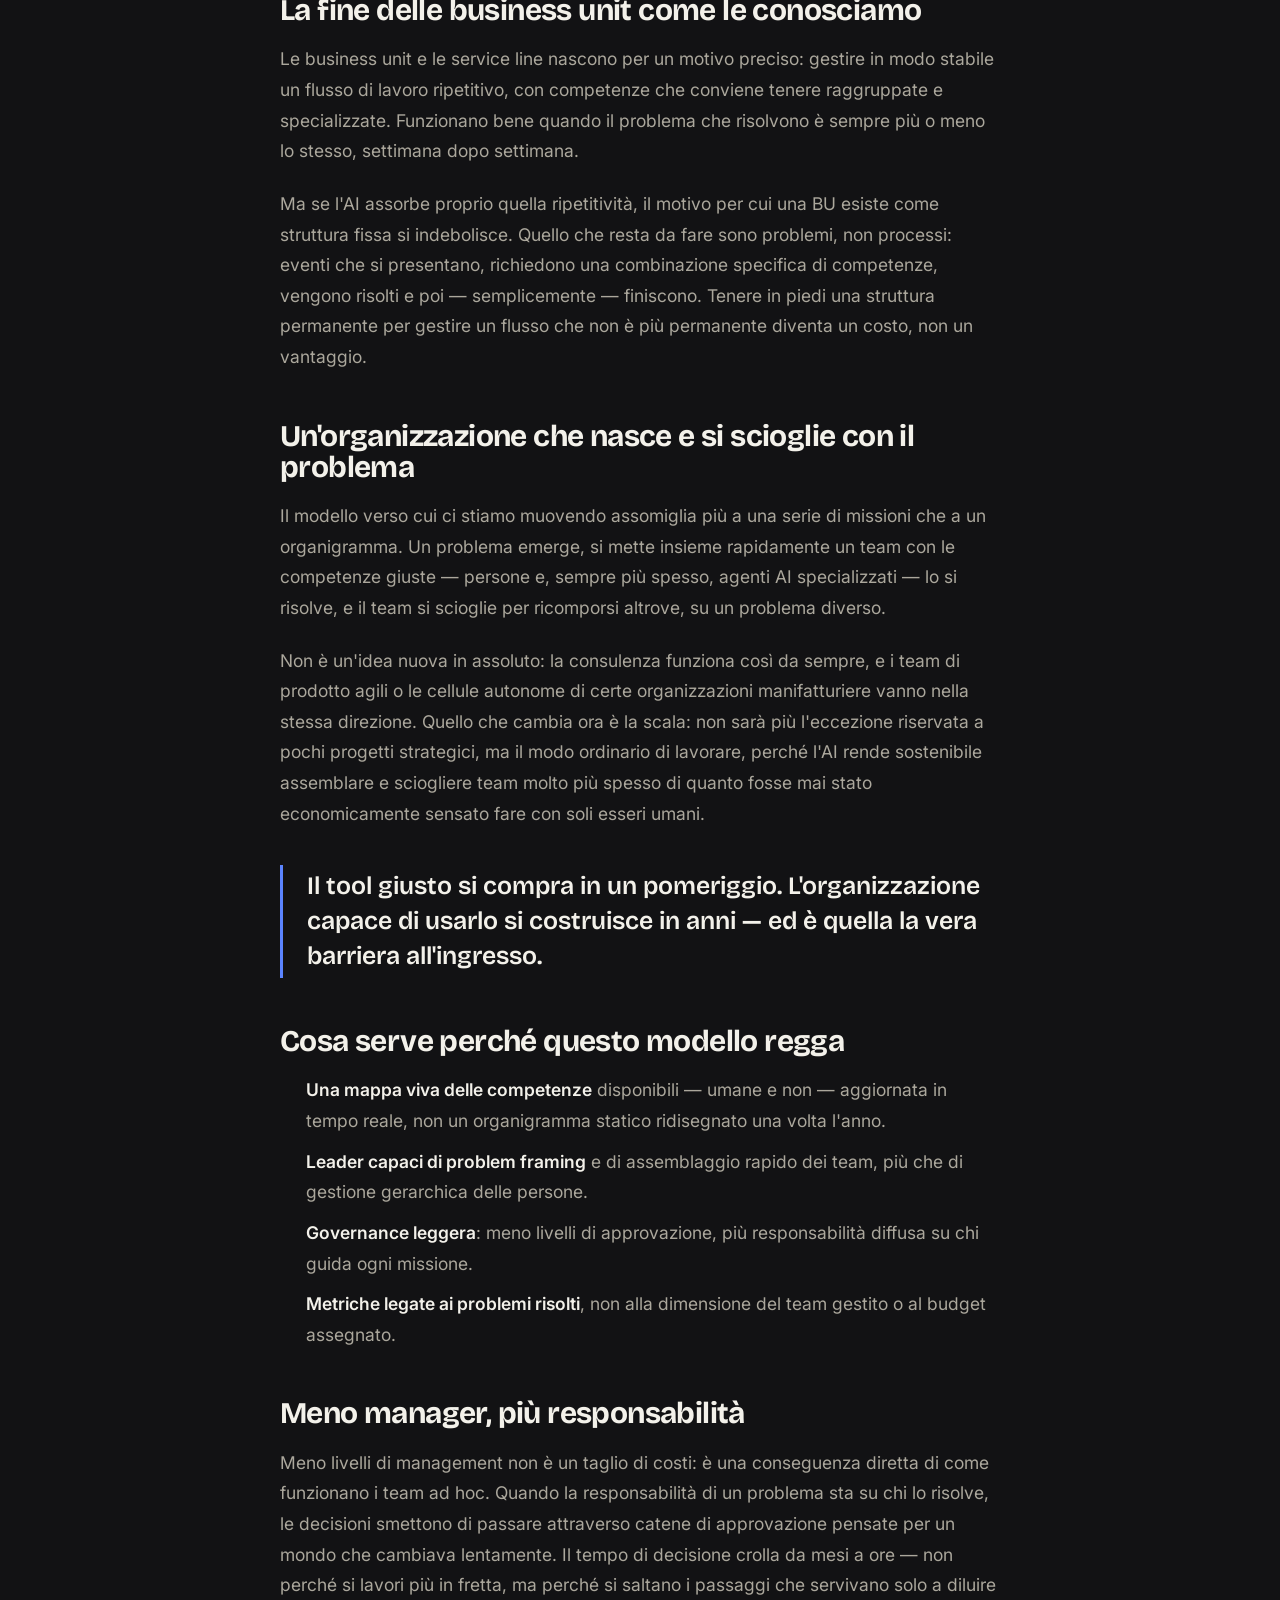
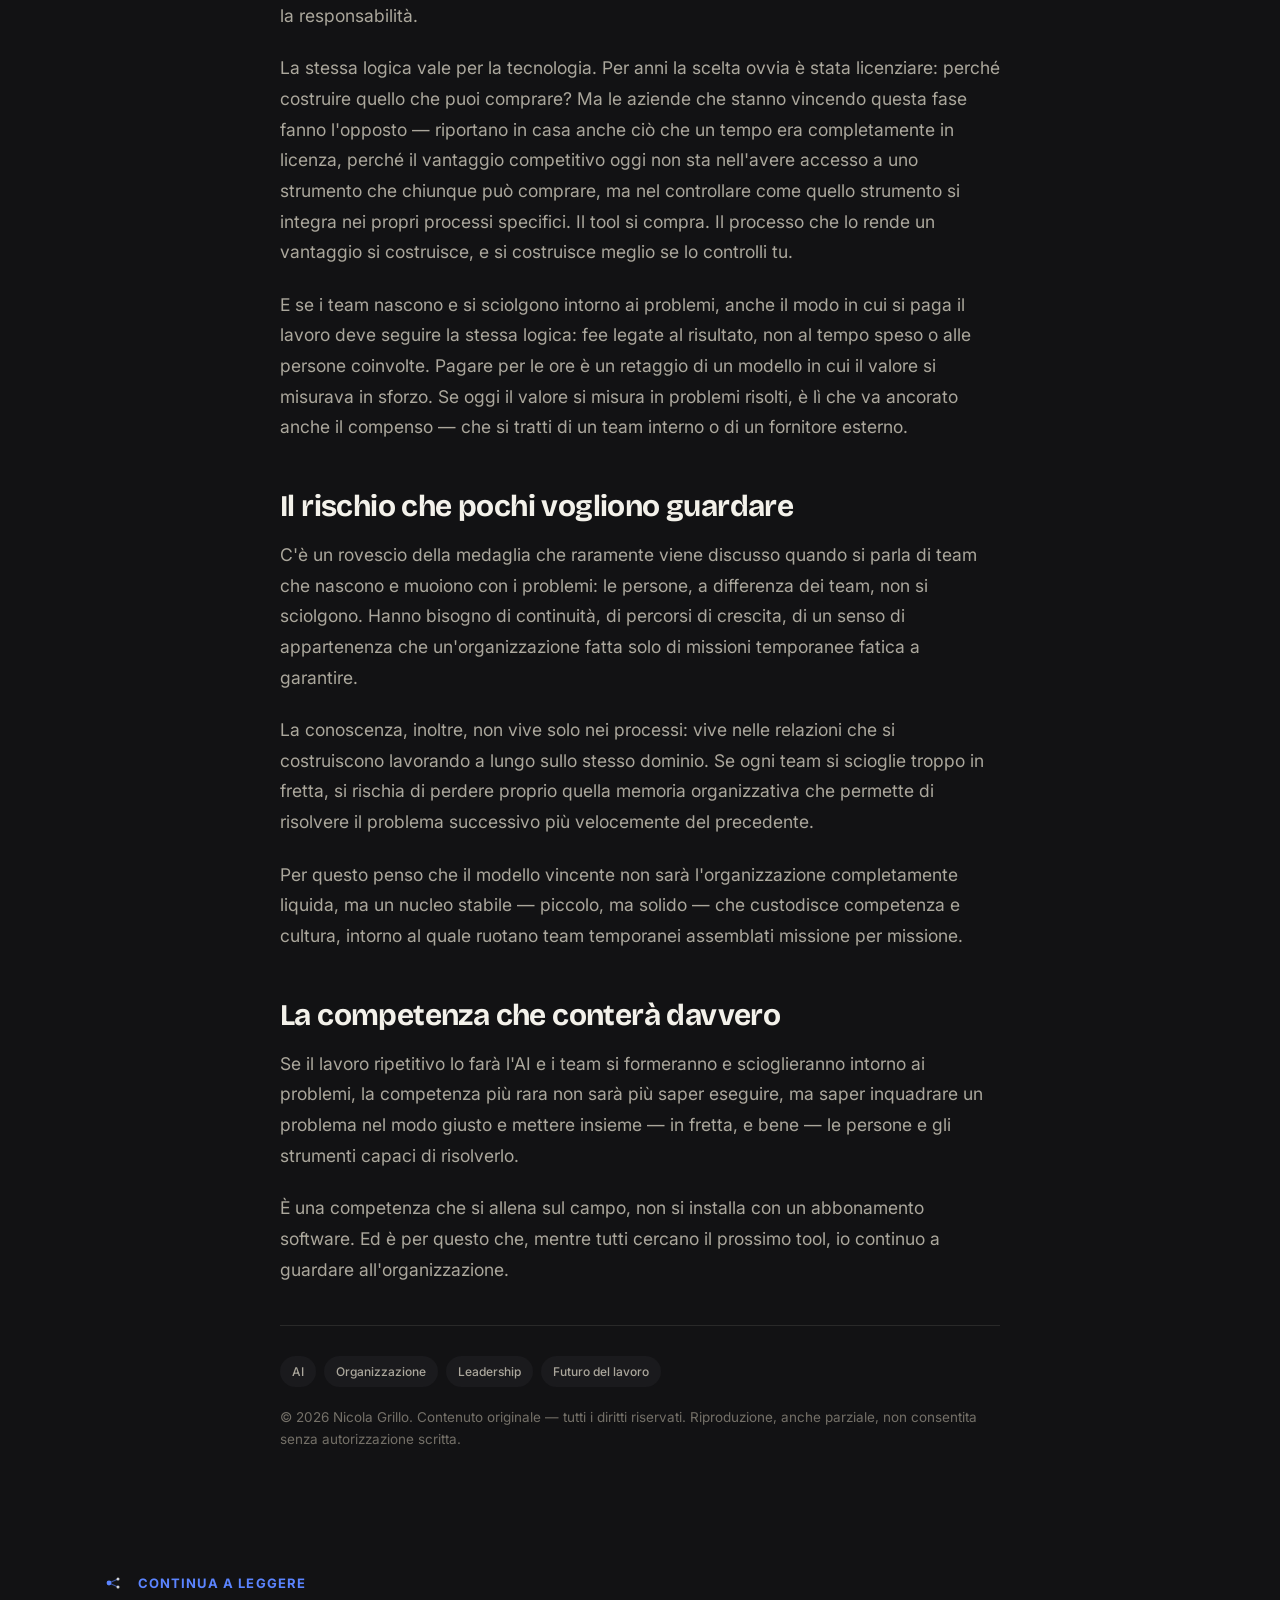
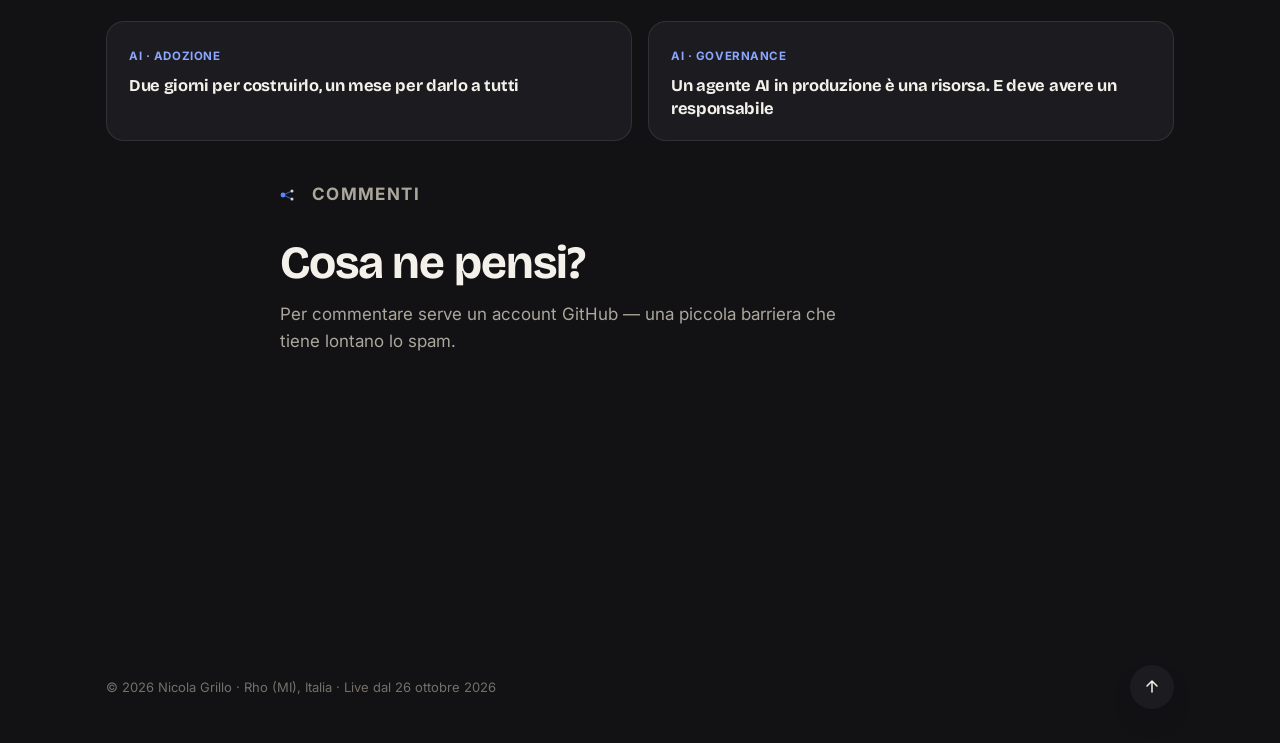
<file: blog/ai-organizzazione-team-ad-hoc/index.html>
<!doctype html>
<html lang="it">
<head>
<meta charset="UTF-8">
<meta name="viewport" content="width=device-width, initial-scale=1, viewport-fit=cover">
<title>L'AI cambierà il lavoro. Ma la partita vera si gioca sull'organizzazione — Blog di Nicola Grillo</title>
<meta name="description" content="Mentre tutti cercano il tool di AI giusto, il vero vantaggio competitivo nascerà da come riorganizziamo i team: non più business unit stabili, ma squadre che nascono e si sciolgono intorno ai problemi.">
<meta name="author" content="Nicola Grillo">
<meta name="robots" content="index, follow">
<link rel="canonical" href="https://nicolagrillo1984.github.io/personalsite/blog/ai-organizzazione-team-ad-hoc/">

<meta property="og:type" content="article">
<meta property="og:site_name" content="Nicola Grillo">
<meta property="og:title" content="L'AI cambierà il lavoro. Ma la partita vera si gioca sull'organizzazione">
<meta property="og:description" content="Non sarà il tool a fare la differenza. Sarà come ridisegniamo i team intorno all'AI: dalle business unit stabili alle squadre ad hoc che nascono e si sciolgono con i problemi.">
<meta property="og:url" content="https://nicolagrillo1984.github.io/personalsite/blog/ai-organizzazione-team-ad-hoc/">
<meta property="og:locale" content="it_IT">
<meta name="twitter:card" content="summary_large_image">

<meta name="theme-color" content="#121214">
<link rel="icon" href="../../assets/img/favicon.svg" type="image/svg+xml">
<link rel="manifest" href="../../site.webmanifest">
<link rel="alternate" type="application/rss+xml" title="Nicola Grillo — Blog" href="https://nicolagrillo1984.github.io/personalsite/feed.xml">

<link rel="preconnect" href="https://fonts.googleapis.com">
<link rel="preconnect" href="https://fonts.gstatic.com" crossorigin>
<link rel="stylesheet" href="../../assets/css/style.css?v=13">

<!-- Google tag (gtag.js) -->
<script>
  window.dataLayer = window.dataLayer || [];
  function gtag(){dataLayer.push(arguments);}
  gtag('consent', 'default', { 'analytics_storage': 'denied' });
  gtag('js', new Date());
  gtag('config', 'G-EZW7PYTDT3');
</script>
<script async src="https://www.googletagmanager.com/gtag/js?id=G-EZW7PYTDT3"></script>

<script type="application/ld+json">
{
  "@context": "https://schema.org",
  "@type": "BlogPosting",
  "headline": "L'AI cambierà il lavoro. Ma la partita vera si gioca sull'organizzazione",
  "description": "Mentre tutti cercano il tool di AI giusto, il vero vantaggio competitivo nascerà da come riorganizziamo i team intorno ai problemi, non più alle business unit stabili.",
  "author": { "@type": "Person", "name": "Nicola Grillo", "url": "https://nicolagrillo1984.github.io/personalsite/" },
  "datePublished": "2026-10-26",
  "dateModified": "2026-10-26",
  "copyrightHolder": { "@type": "Person", "name": "Nicola Grillo" },
  "copyrightYear": 2026,
  "mainEntityOfPage": "https://nicolagrillo1984.github.io/personalsite/blog/ai-organizzazione-team-ad-hoc/"
}
</script>
</head>
<body>
<a href="#main" class="skip-link">Vai al contenuto</a>

<div class="starfield" aria-hidden="true">
  <div class="starfield-layer is-far"></div>
  <div class="starfield-layer is-near"></div>
</div>
<div class="cursor-dot" aria-hidden="true"></div>
<div class="cursor-ring" aria-hidden="true"></div>

<header class="nav">
  <div class="container nav-inner">
    <a href="../../" class="logo"><span class="logo-mark">NG</span> Nicola Grillo</a>
    <nav class="nav-links" aria-label="Navigazione principale">
      <a href="../../#chi-sono">Chi sono</a>
      <a href="../../#progetti">Progetti</a>
      <a href="../" class="is-active">Blog</a>
      <a href="../../#contatti">Contatti</a>
    </nav>
    <div class="nav-right">
      <div class="lang-switch" aria-label="Seleziona lingua">
        <a href="../" class="is-current" aria-current="page">IT</a>
        <a href="../../">EN</a>
      </div>
      <button class="nav-toggle" aria-label="Apri menu" aria-expanded="false">
        <svg width="18" height="18" viewBox="0 0 18 18" fill="none"><path d="M2 5h14M2 13h14" stroke="currentColor" stroke-width="1.6" stroke-linecap="round"/></svg>
      </button>
    </div>
  </div>
</header>

<div class="mobile-backdrop"></div>
<nav class="mobile-panel" aria-label="Menu mobile">
  <a href="../../#chi-sono">Chi sono</a>
  <a href="../../#progetti">Progetti</a>
  <a href="../">Blog</a>
  <a href="../../#contatti">Contatti</a>
</nav>

<main id="main">
  <article>
    <header class="article-header">
      <div class="container" style="max-width:720px; margin-inline:auto;">
        <a href="../" class="article-back reveal">
          <svg width="16" height="16" viewBox="0 0 16 16" fill="none"><path d="M13 8H3M7 4 3 8l4 4" stroke="currentColor" stroke-width="1.6" stroke-linecap="round" stroke-linejoin="round"/></svg>
          Tutti gli articoli
        </a>
        <p class="eyebrow reveal">Intelligenza Artificiale</p>
        <h1 class="reveal"><!--EDIT:TITLE:START-->L'AI cambierà il lavoro. Ma la partita vera si gioca sull'organizzazione.<!--EDIT:TITLE:END--></h1>
        <div class="article-meta reveal">
          <span>Nicola Grillo</span>
          <span>26 ottobre 2026</span>
          <span>7 min di lettura</span>
        </div>
        <div class="share-row reveal" data-share>
          <span class="share-label">Condividi</span>
          <a class="share-btn" data-share-x href="#" target="_blank" rel="noopener" aria-label="Condividi su X">
            <svg viewBox="0 0 24 24" fill="currentColor"><path d="M18.9 2H22l-7.6 8.7L23.3 22H16.9l-5-6.6L6.1 22H3l8.1-9.3L2.7 2h6.6l4.5 6.1L18.9 2Zm-1.1 18h1.7L7.3 3.9H5.5L17.8 20Z"/></svg>
          </a>
          <a class="share-btn" data-share-linkedin href="#" target="_blank" rel="noopener" aria-label="Condividi su LinkedIn">
            <svg viewBox="0 0 24 24" fill="currentColor"><path d="M6.94 5a2 2 0 1 1-4 0 2 2 0 0 1 4 0ZM3.25 8.75h3.38V21H3.25V8.75Zm6.5 0h3.24v1.68h.05c.45-.82 1.56-1.68 3.21-1.68 3.43 0 4.06 2.14 4.06 4.92V21h-3.38v-5.67c0-1.35-.02-3.09-1.9-3.09-1.9 0-2.19 1.46-2.19 2.99V21H9.75V8.75Z"/></svg>
          </a>
          <a class="share-btn" data-share-whatsapp href="#" target="_blank" rel="noopener" aria-label="Condividi su WhatsApp">
            <svg viewBox="0 0 24 24" fill="currentColor"><path d="M12 2a10 10 0 0 0-8.6 15.1L2 22l5-1.3A10 10 0 1 0 12 2Zm5.6 14.2c-.2.6-1.3 1.2-1.8 1.3-.5.1-1 .1-1.7-.1-.4-.1-.9-.3-1.6-.6-2.7-1.2-4.5-3.9-4.6-4.1-.1-.2-1.1-1.5-1.1-2.8 0-1.3.7-2 1-2.2.2-.3.5-.3.7-.3h.5c.2 0 .4 0 .6.5.2.6.7 1.9.8 2 .1.2.1.4 0 .6-.3.6-.6.6-.8.9-.1.2-.3.3-.1.6.2.3.9 1.4 1.8 2.3 1.3 1.1 2.3 1.5 2.6 1.7.3.1.5.1.7-.1.2-.2.8-.9 1-1.2.2-.3.4-.3.7-.2.3.1 1.7.8 2 .9.3.2.5.2.6.3.1.2.1.8-.1 1.4Z"/></svg>
          </a>
          <button class="share-btn" data-share-copy aria-label="Copia link">
            <svg viewBox="0 0 24 24" fill="none" stroke="currentColor" stroke-width="1.7"><path d="M9 7h6a4 4 0 0 1 0 8h-1M15 17H9a4 4 0 0 1 0-8h1" stroke-linecap="round"/></svg>
          </button>
        </div>
      </div>
      <div class="container" style="max-width:860px; margin-inline:auto;">
        <div class="article-cover reveal" aria-hidden="true">
          <svg viewBox="0 0 800 340" xmlns="http://www.w3.org/2000/svg" preserveAspectRatio="xMidYMid slice">
            <defs>
              <linearGradient id="cov-bg" x1="0" y1="0" x2="800" y2="340" gradientUnits="userSpaceOnUse">
                <stop offset="0" stop-color="#05061a"/>
                <stop offset="55%" stop-color="#140b3c"/>
                <stop offset="100%" stop-color="#2d0f5c"/>
              </linearGradient>
              <radialGradient id="cov-glow" cx="50%" cy="40%" r="60%">
                <stop offset="0" stop-color="#5ee7ff" stop-opacity="0.35"/>
                <stop offset="100%" stop-color="#5ee7ff" stop-opacity="0"/>
              </radialGradient>
              <linearGradient id="cov-grid-fade" x1="0" y1="0" x2="0" y2="1">
                <stop offset="0" stop-color="#5ee7ff" stop-opacity="0"/>
                <stop offset="1" stop-color="#5ee7ff" stop-opacity="0.45"/>
              </linearGradient>
              <filter id="cov-blur" x="-60%" y="-60%" width="220%" height="220%">
                <feGaussianBlur stdDeviation="7"/>
              </filter>
            </defs>

            <rect width="800" height="340" fill="url(#cov-bg)"/>
            <rect width="800" height="340" fill="url(#cov-glow)"/>

            <!-- ambient star particles -->
            <g fill="#ffffff">
              <circle cx="90" cy="60" r="1.6" fill-opacity="0.8"/>
              <circle cx="150" cy="30" r="1.1" fill-opacity="0.6"/>
              <circle cx="660" cy="40" r="1.6" fill-opacity="0.75"/>
              <circle cx="720" cy="80" r="1.1" fill-opacity="0.5"/>
              <circle cx="60" cy="140" r="1.1" fill-opacity="0.55"/>
              <circle cx="740" cy="170" r="1.4" fill-opacity="0.6"/>
              <circle cx="400" cy="25" r="1.1" fill-opacity="0.5"/>
            </g>

            <!-- perspective digital floor -->
            <g stroke="url(#cov-grid-fade)" stroke-width="1.2" fill="none">
              <path d="M330 220 L280 340"/>
              <path d="M365 220 L345 340"/>
              <path d="M400 220 L400 340"/>
              <path d="M435 220 L455 340"/>
              <path d="M470 220 L520 340"/>
              <path d="M318 248 L482 248"/>
              <path d="M300 282 L500 282"/>
              <path d="M275 320 L525 320"/>
            </g>

            <!-- neural core -->
            <g filter="url(#cov-blur)">
              <circle cx="400" cy="168" r="34" fill="#5ee7ff" fill-opacity="0.55"/>
            </g>
            <g stroke="#8ff0ff" stroke-opacity="0.75" stroke-width="1.4">
              <line x1="400" y1="168" x2="272" y2="120"/>
              <line x1="400" y1="168" x2="300" y2="222"/>
              <line x1="400" y1="168" x2="470" y2="92"/>
              <line x1="400" y1="168" x2="548" y2="150"/>
              <line x1="400" y1="168" x2="520" y2="226"/>
              <line x1="400" y1="168" x2="322" y2="70"/>
            </g>
            <circle cx="400" cy="168" r="16" fill="#eafcff"/>
            <circle cx="400" cy="168" r="30" fill="none" stroke="#8ff0ff" stroke-opacity="0.5" stroke-width="1.2"/>
            <circle cx="400" cy="168" r="46" fill="none" stroke="#8ff0ff" stroke-opacity="0.22" stroke-width="1"/>

            <circle cx="272" cy="120" r="8" fill="#8ff0ff"/>
            <circle cx="300" cy="222" r="7" fill="#c9b6ff"/>
            <circle cx="470" cy="92" r="6" fill="#ffffff" fill-opacity="0.9"/>
            <circle cx="548" cy="150" r="9" fill="#c9b6ff"/>
            <circle cx="520" cy="226" r="6" fill="#8ff0ff"/>
            <circle cx="322" cy="70" r="5" fill="#ffffff" fill-opacity="0.85"/>
          </svg>
        </div>
      </div>
    </header>

    <div class="container">
      <div class="article-body">
        <div class="article-prose reveal">
          <!--EDIT:BODY:START-->
<p>Negli ultimi mesi ho visto decine di aziende rincorrere il tool di intelligenza artificiale giusto: quello che genera codice più velocemente, quello che scrive meglio, quello che automatizza un processo in più. È una rincorsa legittima, ma guarda nella direzione sbagliata. Il vantaggio competitivo dei prossimi anni non nascerà dal tool che si sceglie, ma da come si riorganizza il lavoro intorno a quel tool.</p>

          <h2>Il numero che dovrebbe far riflettere</h2>
          <p>C'è un dato che continua a tornarmi in mente: se oggi un progetto richiede 50 persone, tra qualche anno potrebbe richiederne 10. Non perché il progetto si sia ridotto, ma perché il lavoro sporco &mdash; la parte ripetitiva, meccanica, a basso valore aggiunto di ogni processo &mdash; passerà all'AI. Quello che resterà alle persone sarà tutto ciò che un algoritmo non sa ancora fare bene: giudizio, contesto, relazione, decisione in condizioni di incertezza.</p>
          <p>È una domanda molto concreta: se il rapporto tra persone e output cambia di un fattore cinque, a cosa serve ancora una struttura organizzativa pensata per coordinare cinquanta persone?</p>

          <h2>La fine delle business unit come le conosciamo</h2>
          <p>Le business unit e le service line nascono per un motivo preciso: gestire in modo stabile un flusso di lavoro ripetitivo, con competenze che conviene tenere raggruppate e specializzate. Funzionano bene quando il problema che risolvono è sempre più o meno lo stesso, settimana dopo settimana.</p>
          <p>Ma se l'AI assorbe proprio quella ripetitività, il motivo per cui una BU esiste come struttura fissa si indebolisce. Quello che resta da fare sono problemi, non processi: eventi che si presentano, richiedono una combinazione specifica di competenze, vengono risolti e poi &mdash; semplicemente &mdash; finiscono. Tenere in piedi una struttura permanente per gestire un flusso che non è più permanente diventa un costo, non un vantaggio.</p>

          <h2>Un'organizzazione che nasce e si scioglie con il problema</h2>
          <p>Il modello verso cui ci stiamo muovendo assomiglia più a una serie di missioni che a un organigramma. Un problema emerge, si mette insieme rapidamente un team con le competenze giuste &mdash; persone e, sempre più spesso, agenti AI specializzati &mdash; lo si risolve, e il team si scioglie per ricomporsi altrove, su un problema diverso.</p>
          <p>Non è un'idea nuova in assoluto: la consulenza funziona così da sempre, e i team di prodotto agili o le cellule autonome di certe organizzazioni manifatturiere vanno nella stessa direzione. Quello che cambia ora è la scala: non sarà più l'eccezione riservata a pochi progetti strategici, ma il modo ordinario di lavorare, perché l'AI rende sostenibile assemblare e sciogliere team molto più spesso di quanto fosse mai stato economicamente sensato fare con soli esseri umani.</p>

          <blockquote>Il tool giusto si compra in un pomeriggio. L'organizzazione capace di usarlo si costruisce in anni &mdash; ed è quella la vera barriera all'ingresso.</blockquote>

          <h2>Cosa serve perché questo modello regga</h2>
          <ul>
            <li><strong>Una mappa viva delle competenze</strong> disponibili &mdash; umane e non &mdash; aggiornata in tempo reale, non un organigramma statico ridisegnato una volta l'anno.</li>
            <li><strong>Leader capaci di problem framing</strong> e di assemblaggio rapido dei team, più che di gestione gerarchica delle persone.</li>
            <li><strong>Governance leggera</strong>: meno livelli di approvazione, più responsabilità diffusa su chi guida ogni missione.</li>
            <li><strong>Metriche legate ai problemi risolti</strong>, non alla dimensione del team gestito o al budget assegnato.</li>
          </ul>

          <h2>Meno manager, più responsabilità</h2>
          <p>Meno livelli di management non è un taglio di costi: è una conseguenza diretta di come funzionano i team ad hoc. Quando la responsabilità di un problema sta su chi lo risolve, le decisioni smettono di passare attraverso catene di approvazione pensate per un mondo che cambiava lentamente. Il tempo di decisione crolla da mesi a ore &mdash; non perché si lavori più in fretta, ma perché si saltano i passaggi che servivano solo a diluire la responsabilità.</p>
          <p>La stessa logica vale per la tecnologia. Per anni la scelta ovvia è stata licenziare: perché costruire quello che puoi comprare? Ma le aziende che stanno vincendo questa fase fanno l'opposto &mdash; riportano in casa anche ciò che un tempo era completamente in licenza, perché il vantaggio competitivo oggi non sta nell'avere accesso a uno strumento che chiunque può comprare, ma nel controllare come quello strumento si integra nei propri processi specifici. Il tool si compra. Il processo che lo rende un vantaggio si costruisce, e si costruisce meglio se lo controlli tu.</p>
          <p>E se i team nascono e si sciolgono intorno ai problemi, anche il modo in cui si paga il lavoro deve seguire la stessa logica: fee legate al risultato, non al tempo speso o alle persone coinvolte. Pagare per le ore è un retaggio di un modello in cui il valore si misurava in sforzo. Se oggi il valore si misura in problemi risolti, è lì che va ancorato anche il compenso &mdash; che si tratti di un team interno o di un fornitore esterno.</p>

          <h2>Il rischio che pochi vogliono guardare</h2>
          <p>C'è un rovescio della medaglia che raramente viene discusso quando si parla di team che nascono e muoiono con i problemi: le persone, a differenza dei team, non si sciolgono. Hanno bisogno di continuità, di percorsi di crescita, di un senso di appartenenza che un'organizzazione fatta solo di missioni temporanee fatica a garantire.</p>
          <p>La conoscenza, inoltre, non vive solo nei processi: vive nelle relazioni che si costruiscono lavorando a lungo sullo stesso dominio. Se ogni team si scioglie troppo in fretta, si rischia di perdere proprio quella memoria organizzativa che permette di risolvere il problema successivo più velocemente del precedente.</p>
          <p>Per questo penso che il modello vincente non sarà l'organizzazione completamente liquida, ma un nucleo stabile &mdash; piccolo, ma solido &mdash; che custodisce competenza e cultura, intorno al quale ruotano team temporanei assemblati missione per missione.</p>

          <h2>La competenza che conterà davvero</h2>
          <p>Se il lavoro ripetitivo lo farà l'AI e i team si formeranno e scioglieranno intorno ai problemi, la competenza più rara non sarà più saper eseguire, ma saper inquadrare un problema nel modo giusto e mettere insieme &mdash; in fretta, e bene &mdash; le persone e gli strumenti capaci di risolverlo.</p>
          <p>È una competenza che si allena sul campo, non si installa con un abbonamento software. Ed è per questo che, mentre tutti cercano il prossimo tool, io continuo a guardare all'organizzazione.</p>
<!--EDIT:BODY:END-->
        </div>

        <div class="article-tags reveal">
          <span class="tag">AI</span><span class="tag">Organizzazione</span><span class="tag">Leadership</span><span class="tag">Futuro del lavoro</span>
        </div>

        <p class="article-copyright reveal">© <span data-year>2026</span> Nicola Grillo. Contenuto originale — tutti i diritti riservati. Riproduzione, anche parziale, non consentita senza autorizzazione scritta.</p>
      </div>
    </div>

    <div class="container">
      <section class="section related-section">
        <p class="eyebrow reveal">Continua a leggere</p>
        <div class="related-grid reveal">
          <a class="related-card" href="../due-giorni-un-mese-adozione-ai/">
            <span class="related-card-cat">AI · Adozione</span>
            <h3>Due giorni per costruirlo, un mese per darlo a tutti</h3>
          </a>
          <a class="related-card" href="../agente-ai-responsabilita-produzione/">
            <span class="related-card-cat">AI · Governance</span>
            <h3>Un agente AI in produzione è una risorsa. E deve avere un responsabile</h3>
          </a>
        </div>
      </section>
    </div>

    <div class="container">
      <section class="section comments-section" id="commenti" style="padding-top:20px;">
        <div class="section-head reveal">
          <p class="eyebrow">Commenti</p>
          <h2>Cosa ne pensi?</h2>
          <p>Per commentare serve un account GitHub &mdash; una piccola barriera che tiene lontano lo spam.</p>
        </div>
        <div class="giscus-frame reveal"></div>
        <script src="https://giscus.app/client.js"
          data-repo="nicolagrillo1984/personalsite"
          data-repo-id="R_kgDOVYfbfg"
          data-category="General"
          data-category-id="DIC_kwDOVYfbfs4DJsmy"
          data-mapping="pathname"
          data-strict="1"
          data-reactions-enabled="1"
          data-emit-metadata="0"
          data-input-position="top"
          data-theme="transparent_dark"
          data-lang="it"
          data-loading="lazy"
          crossorigin="anonymous"
          async>
        </script>
      </section>
    </div>
  </article>
</main>

<footer class="footer">
  <div class="container footer-inner">
    <p>© <span data-year>2026</span> Nicola Grillo · Rho (MI), Italia · Live dal 26 ottobre 2026</p>
    <a href="#top" class="to-top" aria-label="Torna in cima">
      <svg width="16" height="16" viewBox="0 0 16 16" fill="none"><path d="M8 13V3M3 7l5-5 5 5" stroke="currentColor" stroke-width="1.5" stroke-linecap="round" stroke-linejoin="round"/></svg>
    </a>
  </div>
</footer>

<div class="cookie-banner" id="cookieBanner" hidden="">
  <p>Questo sito usa Google Analytics per capire come viene usato (dati aggregati, nessuna pubblicità). Attivo solo se accetti; puoi cambiare idea in qualsiasi momento cancellando i cookie del browser.</p>
  <div class="cookie-banner-actions">
    <button type="button" id="cookieDecline" class="btn btn-ghost">Rifiuta</button>
    <button type="button" id="cookieAccept" class="btn btn-primary">Accetta</button>
  </div>
</div>

<script src="../../assets/js/main.js?v=13"></script>
<script src="../../assets/js/analytics.js?v=1"></script>
</body>
</html>
</file>
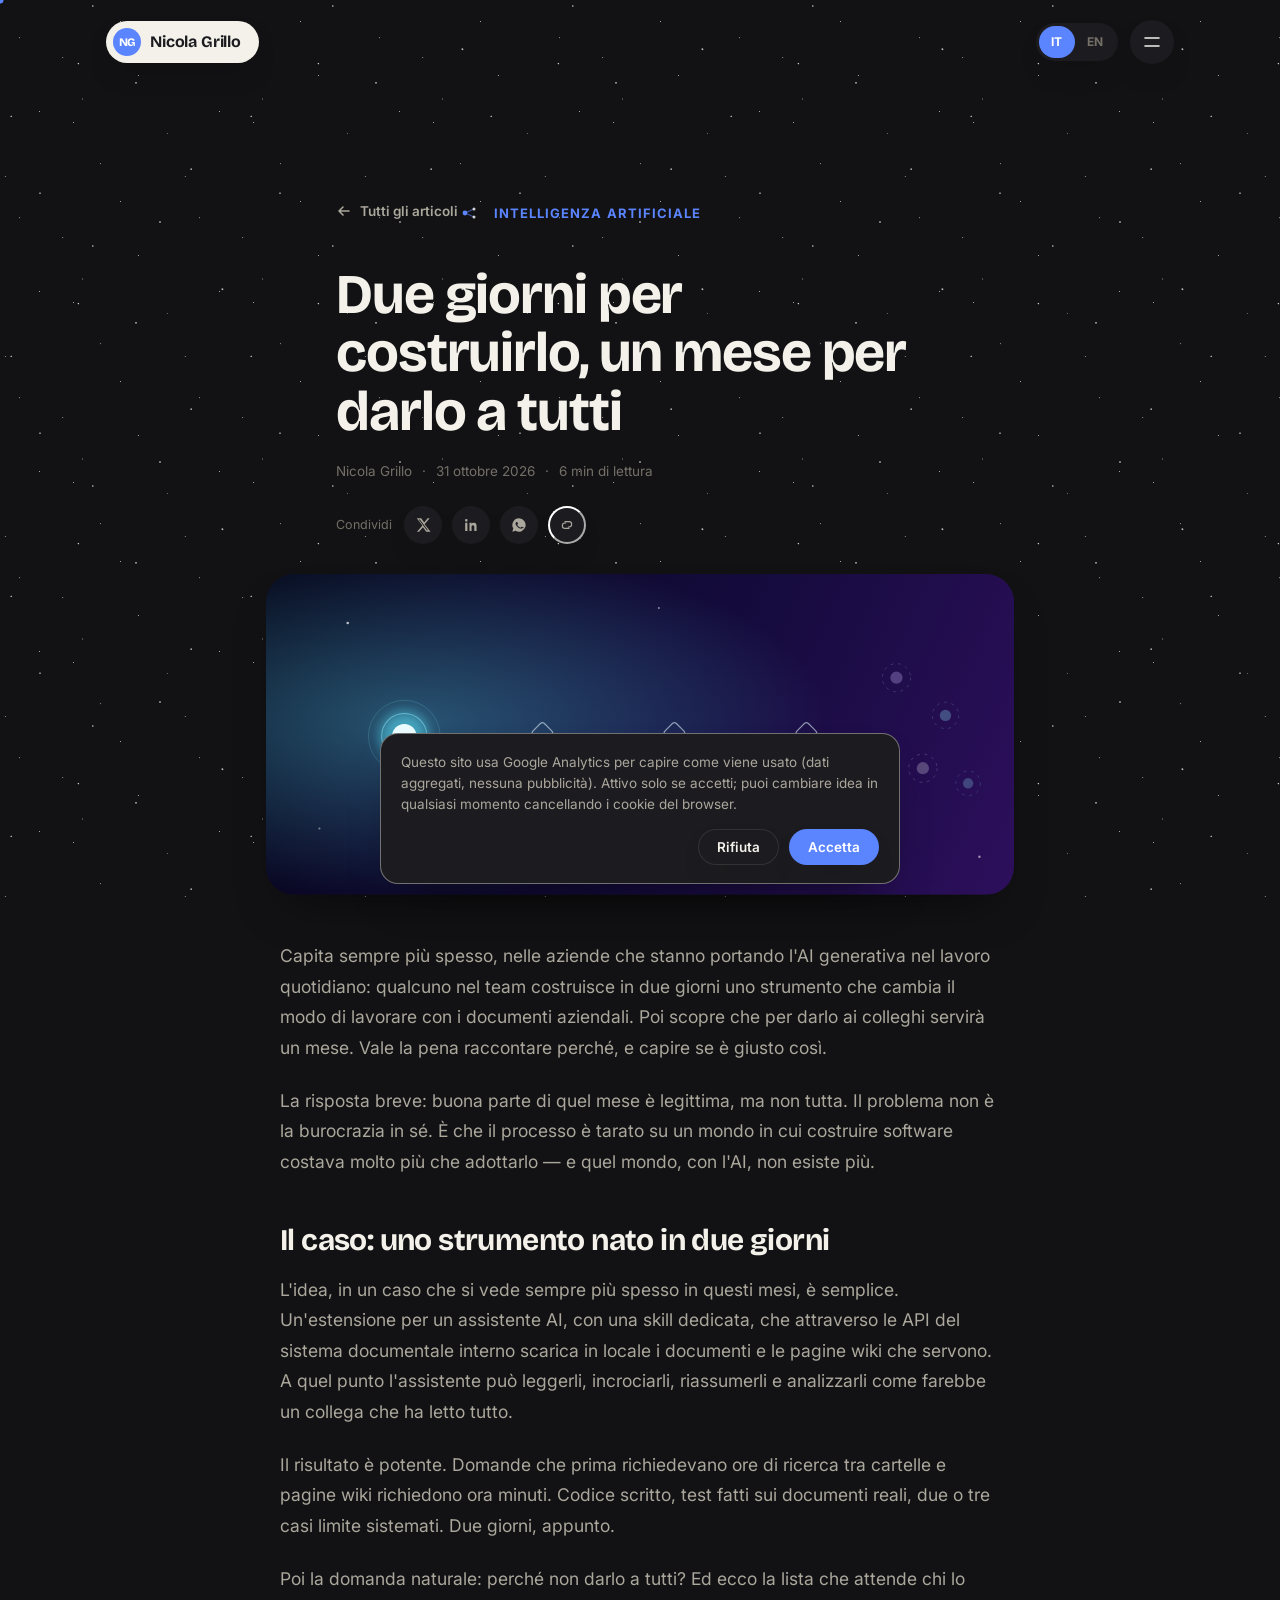
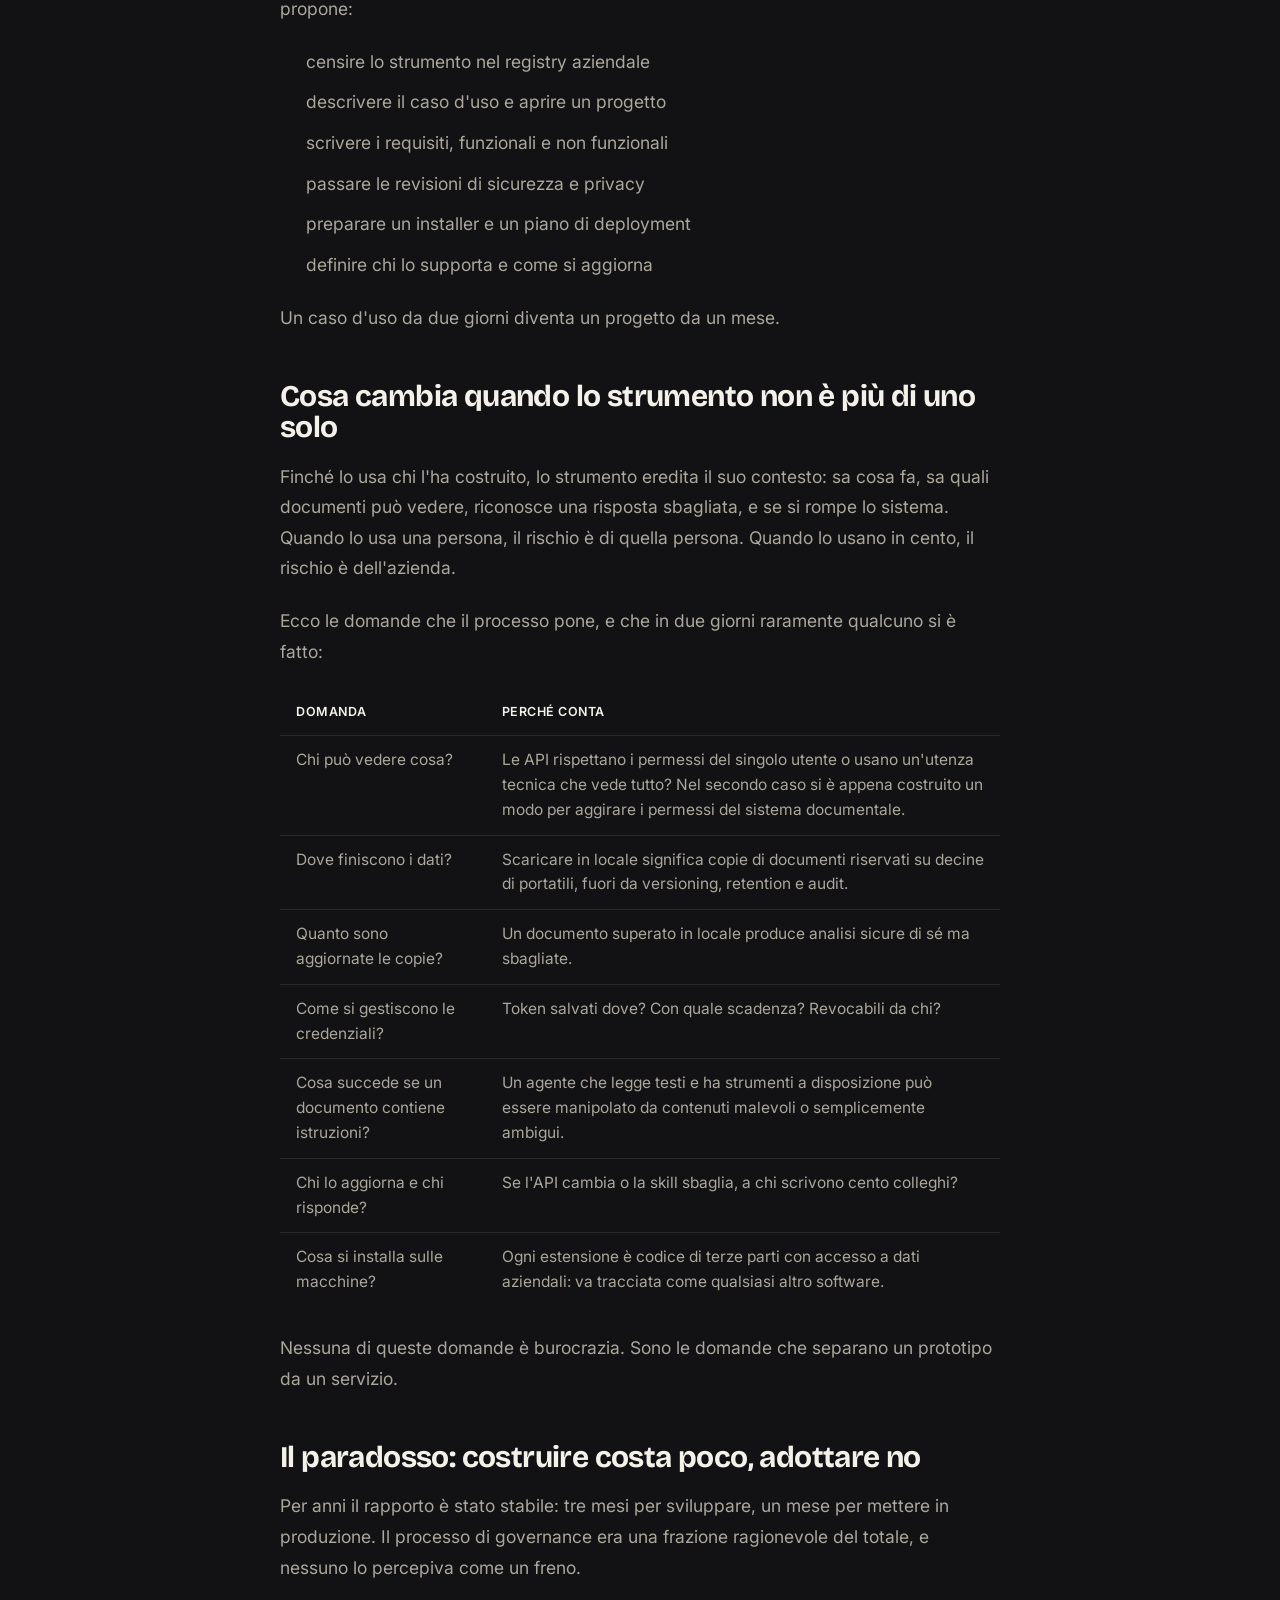
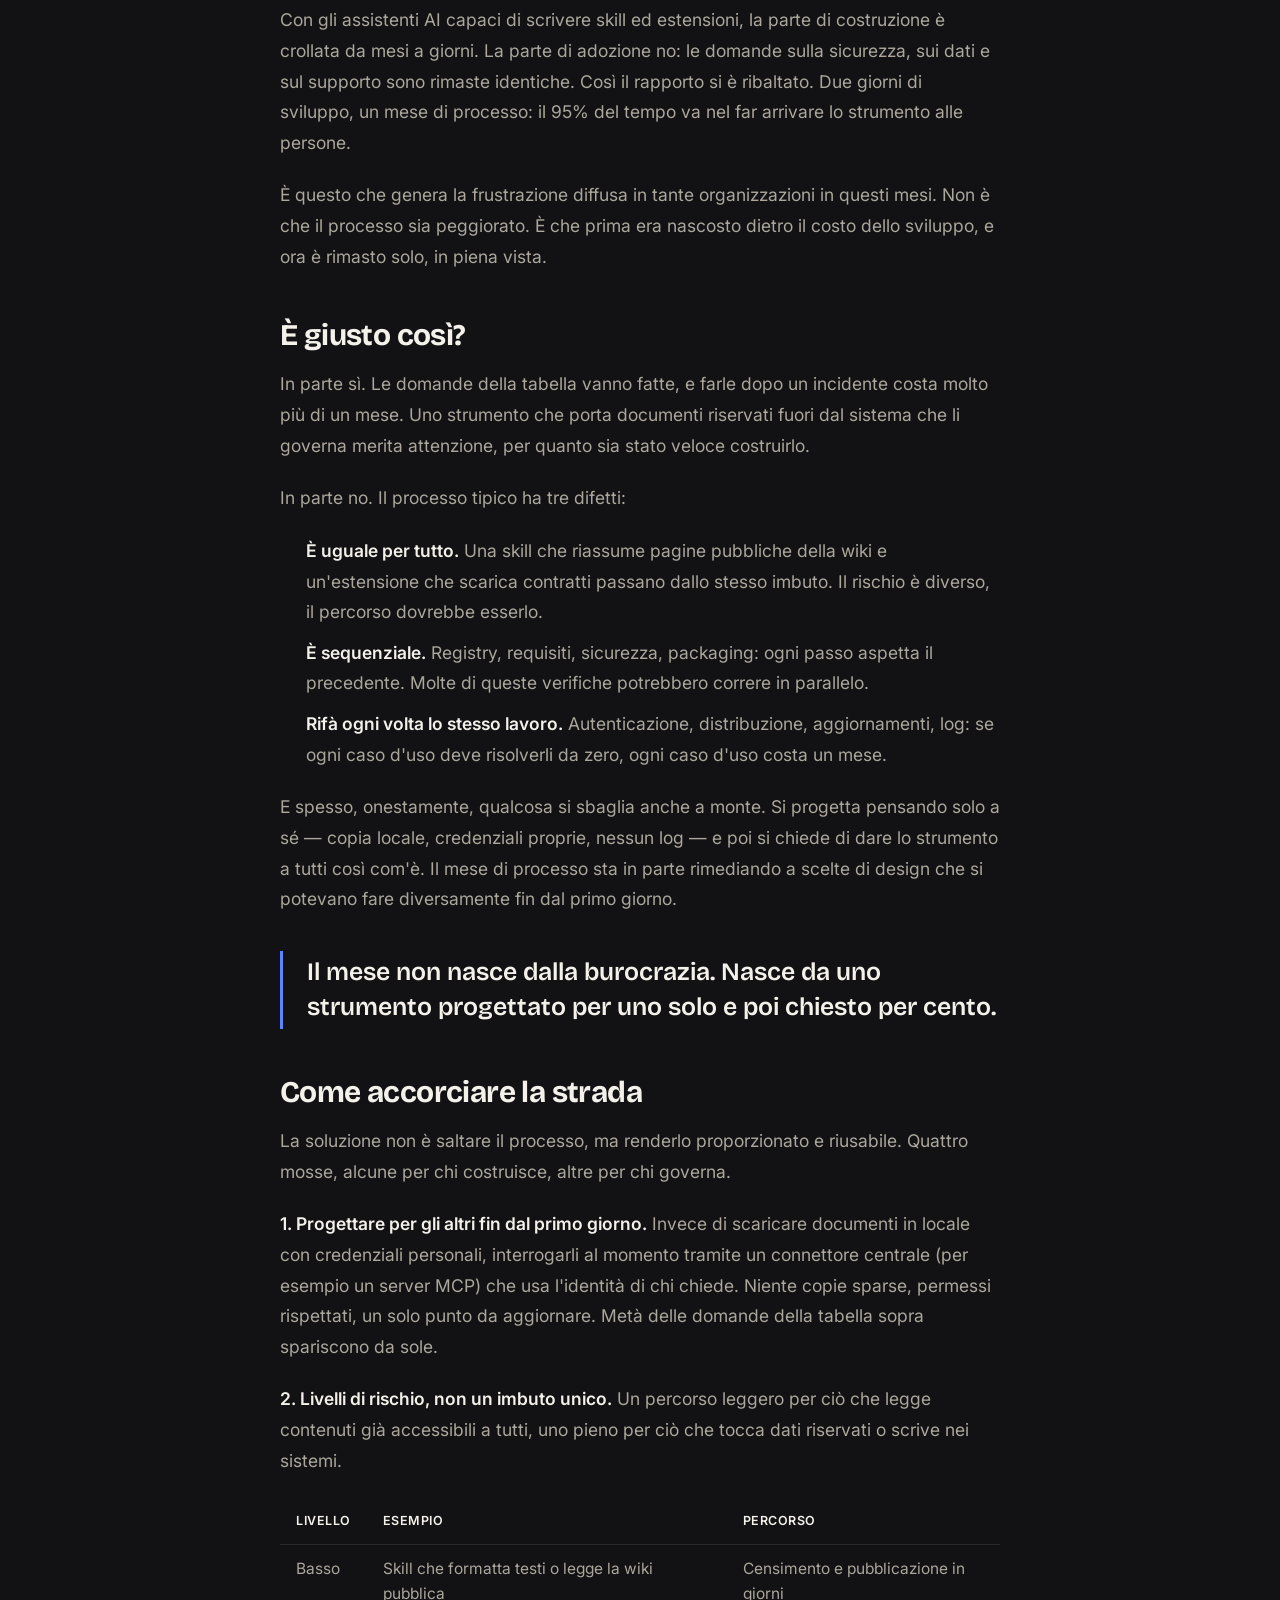
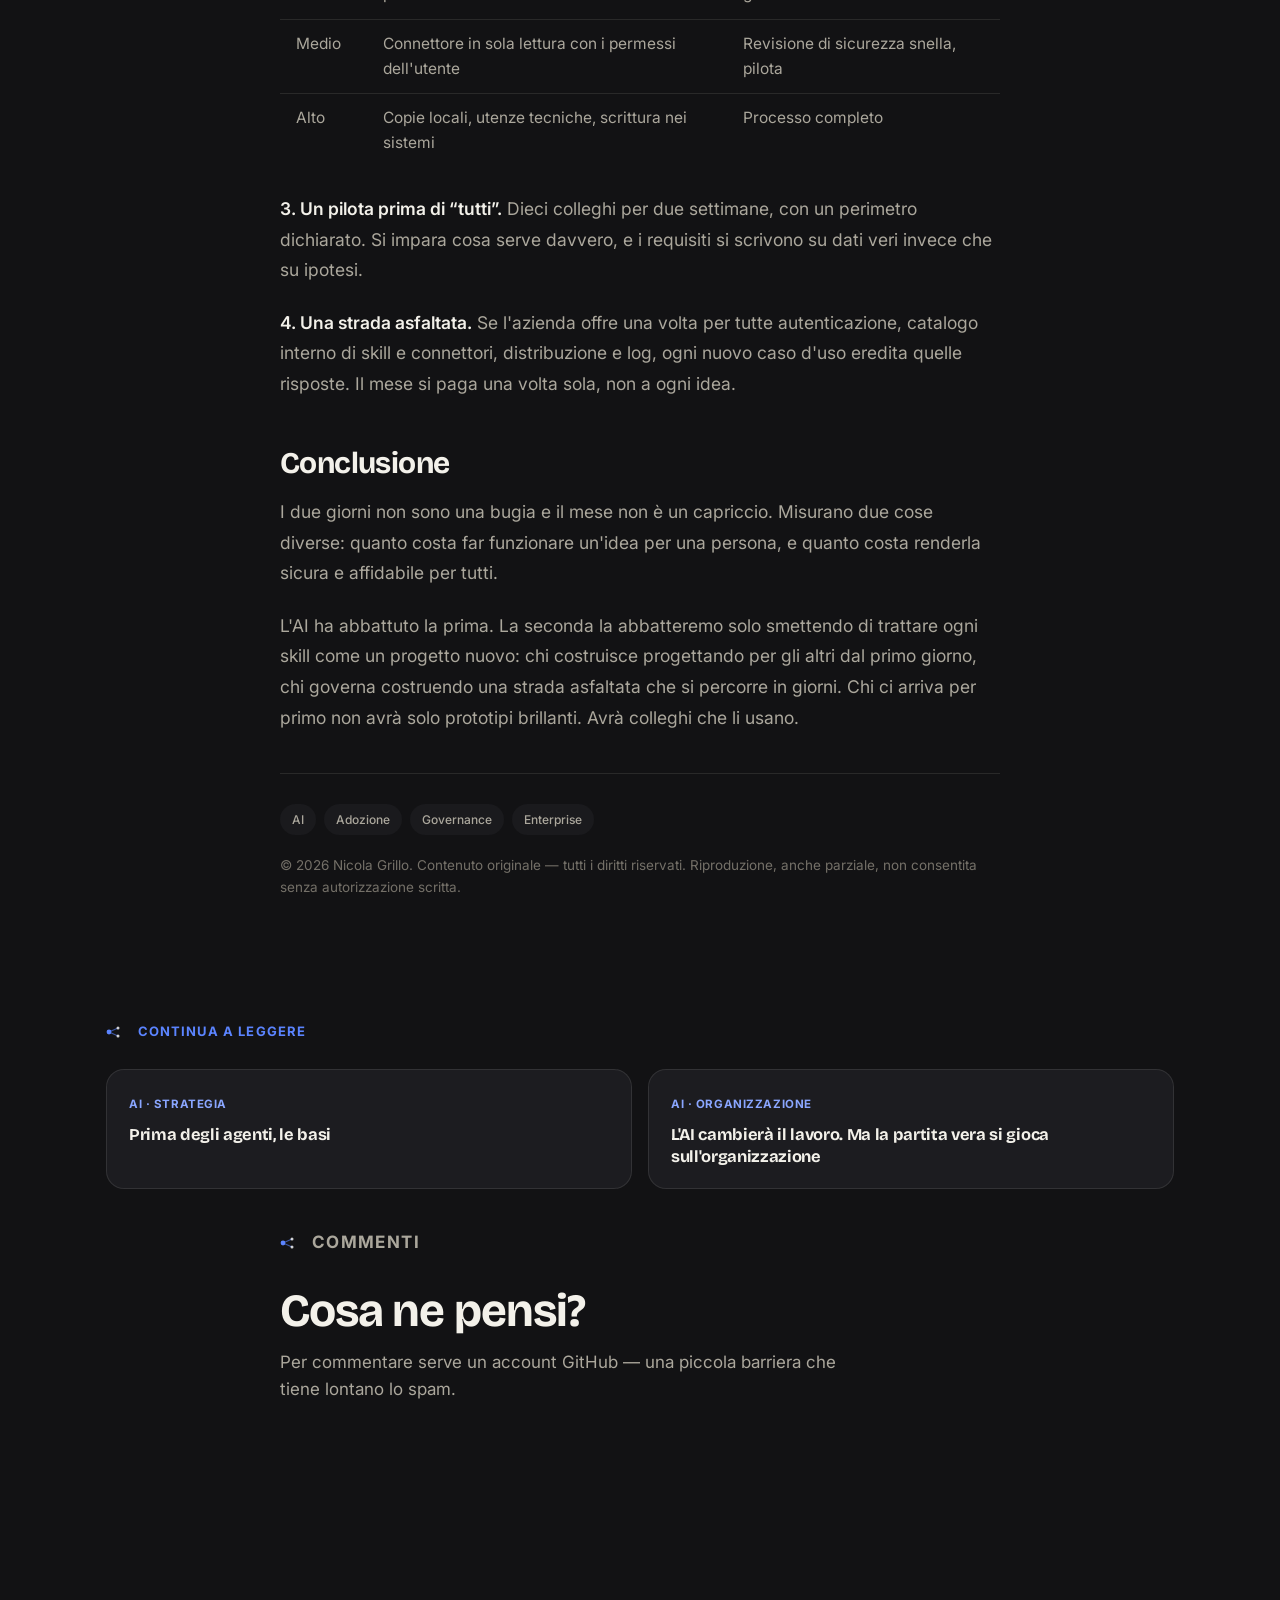
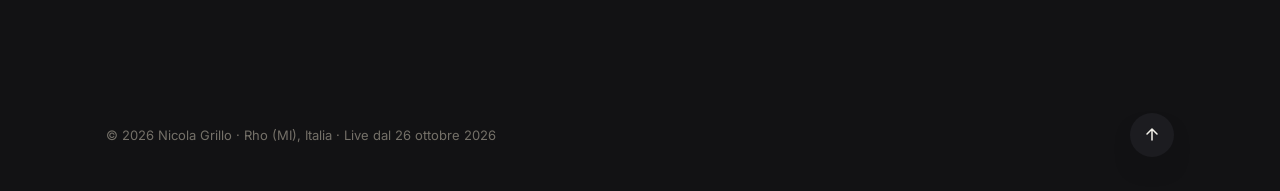
<file: blog/due-giorni-un-mese-adozione-ai/index.html>
<!doctype html>
<html lang="it">
<head>
<meta charset="UTF-8">
<meta name="viewport" content="width=device-width, initial-scale=1, viewport-fit=cover">
<title>Due giorni per costruirlo, un mese per darlo a tutti — Blog di Nicola Grillo</title>
<meta name="description" content="Costruire uno strumento con l'AI costa due giorni. Renderlo sicuro e disponibile per tutti i colleghi può costarne trenta. Non è un capriccio della burocrazia: è un processo tarato su un mondo che non esiste più.">
<meta name="author" content="Nicola Grillo">
<meta name="robots" content="index, follow">
<link rel="canonical" href="https://nicolagrillo1984.github.io/personalsite/blog/due-giorni-un-mese-adozione-ai/">

<meta property="og:type" content="article">
<meta property="og:site_name" content="Nicola Grillo">
<meta property="og:title" content="Due giorni per costruirlo, un mese per darlo a tutti">
<meta property="og:description" content="Il paradosso dell'AI in azienda: costruire costa giorni, adottare costa ancora mesi. Non è solo burocrazia: è un processo tarato su un mondo che non esiste più.">
<meta property="og:url" content="https://nicolagrillo1984.github.io/personalsite/blog/due-giorni-un-mese-adozione-ai/">
<meta property="og:locale" content="it_IT">
<meta name="twitter:card" content="summary_large_image">

<meta name="theme-color" content="#121214">
<link rel="icon" href="../../assets/img/favicon.svg" type="image/svg+xml">
<link rel="manifest" href="../../site.webmanifest">
<link rel="alternate" type="application/rss+xml" title="Nicola Grillo — Blog" href="https://nicolagrillo1984.github.io/personalsite/feed.xml">

<link rel="preconnect" href="https://fonts.googleapis.com">
<link rel="preconnect" href="https://fonts.gstatic.com" crossorigin>
<link rel="stylesheet" href="../../assets/css/style.css?v=13">

<!-- Google tag (gtag.js) -->
<script>
  window.dataLayer = window.dataLayer || [];
  function gtag(){dataLayer.push(arguments);}
  gtag('consent', 'default', { 'analytics_storage': 'denied' });
  gtag('js', new Date());
  gtag('config', 'G-EZW7PYTDT3');
</script>
<script async src="https://www.googletagmanager.com/gtag/js?id=G-EZW7PYTDT3"></script>

<script type="application/ld+json">
{
  "@context": "https://schema.org",
  "@type": "BlogPosting",
  "headline": "Due giorni per costruirlo, un mese per darlo a tutti",
  "description": "Costruire uno strumento con l'AI costa due giorni. Renderlo sicuro e disponibile per tutti i colleghi può costarne trenta. Non è un capriccio della burocrazia: è un processo tarato su un mondo che non esiste più.",
  "author": { "@type": "Person", "name": "Nicola Grillo", "url": "https://nicolagrillo1984.github.io/personalsite/" },
  "datePublished": "2026-10-31",
  "dateModified": "2026-10-31",
  "copyrightHolder": { "@type": "Person", "name": "Nicola Grillo" },
  "copyrightYear": 2026,
  "mainEntityOfPage": "https://nicolagrillo1984.github.io/personalsite/blog/due-giorni-un-mese-adozione-ai/"
}
</script>
</head>
<body>
<a href="#main" class="skip-link">Vai al contenuto</a>

<div class="starfield" aria-hidden="true">
  <div class="starfield-layer is-far"></div>
  <div class="starfield-layer is-near"></div>
</div>
<div class="cursor-dot" aria-hidden="true"></div>
<div class="cursor-ring" aria-hidden="true"></div>

<header class="nav">
  <div class="container nav-inner">
    <a href="../../" class="logo"><span class="logo-mark">NG</span> Nicola Grillo</a>
    <nav class="nav-links" aria-label="Navigazione principale">
      <a href="../../#chi-sono">Chi sono</a>
      <a href="../../#progetti">Progetti</a>
      <a href="../" class="is-active">Blog</a>
      <a href="../../#contatti">Contatti</a>
    </nav>
    <div class="nav-right">
      <div class="lang-switch" aria-label="Seleziona lingua">
        <a href="../" class="is-current" aria-current="page">IT</a>
        <a href="../../">EN</a>
      </div>
      <button class="nav-toggle" aria-label="Apri menu" aria-expanded="false">
        <svg width="18" height="18" viewBox="0 0 18 18" fill="none"><path d="M2 5h14M2 13h14" stroke="currentColor" stroke-width="1.6" stroke-linecap="round"/></svg>
      </button>
    </div>
  </div>
</header>

<div class="mobile-backdrop"></div>
<nav class="mobile-panel" aria-label="Menu mobile">
  <a href="../../#chi-sono">Chi sono</a>
  <a href="../../#progetti">Progetti</a>
  <a href="../">Blog</a>
  <a href="../../#contatti">Contatti</a>
</nav>

<main id="main">
  <article>
    <header class="article-header">
      <div class="container" style="max-width:720px; margin-inline:auto;">
        <a href="../" class="article-back reveal">
          <svg width="16" height="16" viewBox="0 0 16 16" fill="none"><path d="M13 8H3M7 4 3 8l4 4" stroke="currentColor" stroke-width="1.6" stroke-linecap="round" stroke-linejoin="round"/></svg>
          Tutti gli articoli
        </a>
        <p class="eyebrow reveal">Intelligenza Artificiale</p>
        <h1 class="reveal"><!--EDIT:TITLE:START-->Due giorni per costruirlo, un mese per darlo a tutti<!--EDIT:TITLE:END--></h1>
        <div class="article-meta reveal">
          <span>Nicola Grillo</span>
          <span>31 ottobre 2026</span>
          <span>6 min di lettura</span>
        </div>
        <div class="share-row reveal" data-share>
          <span class="share-label">Condividi</span>
          <a class="share-btn" data-share-x href="#" target="_blank" rel="noopener" aria-label="Condividi su X">
            <svg viewBox="0 0 24 24" fill="currentColor"><path d="M18.9 2H22l-7.6 8.7L23.3 22H16.9l-5-6.6L6.1 22H3l8.1-9.3L2.7 2h6.6l4.5 6.1L18.9 2Zm-1.1 18h1.7L7.3 3.9H5.5L17.8 20Z"/></svg>
          </a>
          <a class="share-btn" data-share-linkedin href="#" target="_blank" rel="noopener" aria-label="Condividi su LinkedIn">
            <svg viewBox="0 0 24 24" fill="currentColor"><path d="M6.94 5a2 2 0 1 1-4 0 2 2 0 0 1 4 0ZM3.25 8.75h3.38V21H3.25V8.75Zm6.5 0h3.24v1.68h.05c.45-.82 1.56-1.68 3.21-1.68 3.43 0 4.06 2.14 4.06 4.92V21h-3.38v-5.67c0-1.35-.02-3.09-1.9-3.09-1.9 0-2.19 1.46-2.19 2.99V21H9.75V8.75Z"/></svg>
          </a>
          <a class="share-btn" data-share-whatsapp href="#" target="_blank" rel="noopener" aria-label="Condividi su WhatsApp">
            <svg viewBox="0 0 24 24" fill="currentColor"><path d="M12 2a10 10 0 0 0-8.6 15.1L2 22l5-1.3A10 10 0 1 0 12 2Zm5.6 14.2c-.2.6-1.3 1.2-1.8 1.3-.5.1-1 .1-1.7-.1-.4-.1-.9-.3-1.6-.6-2.7-1.2-4.5-3.9-4.6-4.1-.1-.2-1.1-1.5-1.1-2.8 0-1.3.7-2 1-2.2.2-.3.5-.3.7-.3h.5c.2 0 .4 0 .6.5.2.6.7 1.9.8 2 .1.2.1.4 0 .6-.3.6-.6.6-.8.9-.1.2-.3.3-.1.6.2.3.9 1.4 1.8 2.3 1.3 1.1 2.3 1.5 2.6 1.7.3.1.5.1.7-.1.2-.2.8-.9 1-1.2.2-.3.4-.3.7-.2.3.1 1.7.8 2 .9.3.2.5.2.6.3.1.2.1.8-.1 1.4Z"/></svg>
          </a>
          <button class="share-btn" data-share-copy aria-label="Copia link">
            <svg viewBox="0 0 24 24" fill="none" stroke="currentColor" stroke-width="1.7"><path d="M9 7h6a4 4 0 0 1 0 8h-1M15 17H9a4 4 0 0 1 0-8h1" stroke-linecap="round"/></svg>
          </button>
        </div>
      </div>
      <div class="container" style="max-width:860px; margin-inline:auto;">
        <div class="article-cover reveal" aria-hidden="true">
          <svg viewBox="0 0 800 340" xmlns="http://www.w3.org/2000/svg" preserveAspectRatio="xMidYMid slice">
            <defs>
              <linearGradient id="cov3-bg" x1="0" y1="0" x2="800" y2="340" gradientUnits="userSpaceOnUse">
                <stop offset="0" stop-color="#05061a"/>
                <stop offset="55%" stop-color="#140b3c"/>
                <stop offset="100%" stop-color="#2d0f5c"/>
              </linearGradient>
              <radialGradient id="cov3-glow" cx="20%" cy="46%" r="55%">
                <stop offset="0" stop-color="#5ee7ff" stop-opacity="0.34"/>
                <stop offset="100%" stop-color="#5ee7ff" stop-opacity="0"/>
              </radialGradient>
              <linearGradient id="cov3-path-fade" x1="0" y1="0" x2="1" y2="0">
                <stop offset="0" stop-color="#8ff0ff" stop-opacity="0.9"/>
                <stop offset="1" stop-color="#c9b6ff" stop-opacity="0.25"/>
              </linearGradient>
              <filter id="cov3-blur" x="-60%" y="-60%" width="220%" height="220%">
                <feGaussianBlur stdDeviation="7"/>
              </filter>
            </defs>

            <rect width="800" height="340" fill="url(#cov3-bg)"/>
            <rect width="800" height="340" fill="url(#cov3-glow)"/>

            <!-- ambient star particles -->
            <g fill="#ffffff">
              <circle cx="90" cy="52" r="1.4" fill-opacity="0.7"/>
              <circle cx="60" cy="270" r="1.1" fill-opacity="0.45"/>
              <circle cx="420" cy="36" r="1.1" fill-opacity="0.5"/>
              <circle cx="760" cy="300" r="1.3" fill-opacity="0.55"/>
              <circle cx="250" cy="300" r="1" fill-opacity="0.4"/>
            </g>

            <!-- the path from the spark to the many -->
            <line x1="150" y1="172" x2="670" y2="172" stroke="url(#cov3-path-fade)" stroke-width="1.4" stroke-dasharray="1 7" stroke-linecap="round"/>

            <!-- gate markers along the path: the governance checkpoints -->
            <g fill="none" stroke="#eafcff" stroke-opacity="0.55" stroke-width="1.3">
              <rect x="288" y="160" width="17" height="17" rx="3" transform="rotate(45 296.5 168.5)"/>
              <rect x="428" y="160" width="17" height="17" rx="3" transform="rotate(45 436.5 168.5)"/>
              <rect x="568" y="160" width="17" height="17" rx="3" transform="rotate(45 576.5 168.5)"/>
            </g>

            <!-- the spark: the two-day build -->
            <g filter="url(#cov3-blur)">
              <circle cx="150" cy="172" r="26" fill="#5ee7ff" fill-opacity="0.55"/>
            </g>
            <circle cx="150" cy="172" r="13" fill="#eafcff"/>
            <circle cx="150" cy="172" r="24" fill="none" stroke="#8ff0ff" stroke-opacity="0.5" stroke-width="1.1"/>
            <circle cx="150" cy="172" r="38" fill="none" stroke="#8ff0ff" stroke-opacity="0.18" stroke-width="1"/>

            <!-- the many: colleagues waiting at the other end, dim and unconnected -->
            <g>
              <circle cx="672" cy="110" r="6.5" fill="#c9b6ff" fill-opacity="0.3"/>
              <circle cx="672" cy="110" r="15" fill="none" stroke="#c9b6ff" stroke-opacity="0.22" stroke-width="1" stroke-dasharray="3 5"/>
              <circle cx="724" cy="150" r="6" fill="#8ff0ff" fill-opacity="0.28"/>
              <circle cx="724" cy="150" r="14" fill="none" stroke="#8ff0ff" stroke-opacity="0.2" stroke-width="1" stroke-dasharray="3 5"/>
              <circle cx="700" cy="206" r="6.5" fill="#ffffff" fill-opacity="0.24"/>
              <circle cx="700" cy="206" r="15" fill="none" stroke="#ffffff" stroke-opacity="0.18" stroke-width="1" stroke-dasharray="3 5"/>
              <circle cx="648" cy="238" r="5.5" fill="#c9b6ff" fill-opacity="0.26"/>
              <circle cx="648" cy="238" r="13" fill="none" stroke="#c9b6ff" stroke-opacity="0.2" stroke-width="1" stroke-dasharray="3 5"/>
              <circle cx="748" cy="222" r="5.5" fill="#8ff0ff" fill-opacity="0.24"/>
              <circle cx="748" cy="222" r="13" fill="none" stroke="#8ff0ff" stroke-opacity="0.18" stroke-width="1" stroke-dasharray="3 5"/>
            </g>
          </svg>
        </div>
      </div>
    </header>

    <div class="container">
      <div class="article-body">
        <div class="article-prose reveal">
          <!--EDIT:BODY:START-->
<p>Capita sempre più spesso, nelle aziende che stanno portando l'AI generativa nel lavoro quotidiano: qualcuno nel team costruisce in due giorni uno strumento che cambia il modo di lavorare con i documenti aziendali. Poi scopre che per darlo ai colleghi servirà un mese. Vale la pena raccontare perché, e capire se è giusto così.</p>
<p>La risposta breve: buona parte di quel mese è legittima, ma non tutta. Il problema non è la burocrazia in sé. È che il processo è tarato su un mondo in cui costruire software costava molto più che adottarlo &mdash; e quel mondo, con l'AI, non esiste più.</p>

          <h2>Il caso: uno strumento nato in due giorni</h2>
          <p>L'idea, in un caso che si vede sempre più spesso in questi mesi, è semplice. Un'estensione per un assistente AI, con una skill dedicata, che attraverso le API del sistema documentale interno scarica in locale i documenti e le pagine wiki che servono. A quel punto l'assistente può leggerli, incrociarli, riassumerli e analizzarli come farebbe un collega che ha letto tutto.</p>
          <p>Il risultato è potente. Domande che prima richiedevano ore di ricerca tra cartelle e pagine wiki richiedono ora minuti. Codice scritto, test fatti sui documenti reali, due o tre casi limite sistemati. Due giorni, appunto.</p>
          <p>Poi la domanda naturale: perché non darlo a tutti? Ed ecco la lista che attende chi lo propone:</p>
          <ul>
            <li>censire lo strumento nel registry aziendale</li>
            <li>descrivere il caso d'uso e aprire un progetto</li>
            <li>scrivere i requisiti, funzionali e non funzionali</li>
            <li>passare le revisioni di sicurezza e privacy</li>
            <li>preparare un installer e un piano di deployment</li>
            <li>definire chi lo supporta e come si aggiorna</li>
          </ul>
          <p>Un caso d'uso da due giorni diventa un progetto da un mese.</p>

          <h2>Cosa cambia quando lo strumento non è più di uno solo</h2>
          <p>Finché lo usa chi l'ha costruito, lo strumento eredita il suo contesto: sa cosa fa, sa quali documenti può vedere, riconosce una risposta sbagliata, e se si rompe lo sistema. Quando lo usa una persona, il rischio è di quella persona. Quando lo usano in cento, il rischio è dell'azienda.</p>
          <p>Ecco le domande che il processo pone, e che in due giorni raramente qualcuno si è fatto:</p>
          <div class="table-scroll">
          <table>
            <thead><tr><th>Domanda</th><th>Perché conta</th></tr></thead>
            <tbody>
              <tr><td>Chi può vedere cosa?</td><td>Le API rispettano i permessi del singolo utente o usano un'utenza tecnica che vede tutto? Nel secondo caso si è appena costruito un modo per aggirare i permessi del sistema documentale.</td></tr>
              <tr><td>Dove finiscono i dati?</td><td>Scaricare in locale significa copie di documenti riservati su decine di portatili, fuori da versioning, retention e audit.</td></tr>
              <tr><td>Quanto sono aggiornate le copie?</td><td>Un documento superato in locale produce analisi sicure di sé ma sbagliate.</td></tr>
              <tr><td>Come si gestiscono le credenziali?</td><td>Token salvati dove? Con quale scadenza? Revocabili da chi?</td></tr>
              <tr><td>Cosa succede se un documento contiene istruzioni?</td><td>Un agente che legge testi e ha strumenti a disposizione può essere manipolato da contenuti malevoli o semplicemente ambigui.</td></tr>
              <tr><td>Chi lo aggiorna e chi risponde?</td><td>Se l'API cambia o la skill sbaglia, a chi scrivono cento colleghi?</td></tr>
              <tr><td>Cosa si installa sulle macchine?</td><td>Ogni estensione è codice di terze parti con accesso a dati aziendali: va tracciata come qualsiasi altro software.</td></tr>
            </tbody>
          </table>
          </div>
          <p>Nessuna di queste domande è burocrazia. Sono le domande che separano un prototipo da un servizio.</p>

          <h2>Il paradosso: costruire costa poco, adottare no</h2>
          <p>Per anni il rapporto è stato stabile: tre mesi per sviluppare, un mese per mettere in produzione. Il processo di governance era una frazione ragionevole del totale, e nessuno lo percepiva come un freno.</p>
          <p>Con gli assistenti AI capaci di scrivere skill ed estensioni, la parte di costruzione è crollata da mesi a giorni. La parte di adozione no: le domande sulla sicurezza, sui dati e sul supporto sono rimaste identiche. Così il rapporto si è ribaltato. Due giorni di sviluppo, un mese di processo: il 95% del tempo va nel far arrivare lo strumento alle persone.</p>
          <p>È questo che genera la frustrazione diffusa in tante organizzazioni in questi mesi. Non è che il processo sia peggiorato. È che prima era nascosto dietro il costo dello sviluppo, e ora è rimasto solo, in piena vista.</p>

          <h2>È giusto così?</h2>
          <p>In parte sì. Le domande della tabella vanno fatte, e farle dopo un incidente costa molto più di un mese. Uno strumento che porta documenti riservati fuori dal sistema che li governa merita attenzione, per quanto sia stato veloce costruirlo.</p>
          <p>In parte no. Il processo tipico ha tre difetti:</p>
          <ul>
            <li><strong>È uguale per tutto.</strong> Una skill che riassume pagine pubbliche della wiki e un'estensione che scarica contratti passano dallo stesso imbuto. Il rischio è diverso, il percorso dovrebbe esserlo.</li>
            <li><strong>È sequenziale.</strong> Registry, requisiti, sicurezza, packaging: ogni passo aspetta il precedente. Molte di queste verifiche potrebbero correre in parallelo.</li>
            <li><strong>Rifà ogni volta lo stesso lavoro.</strong> Autenticazione, distribuzione, aggiornamenti, log: se ogni caso d'uso deve risolverli da zero, ogni caso d'uso costa un mese.</li>
          </ul>
          <p>E spesso, onestamente, qualcosa si sbaglia anche a monte. Si progetta pensando solo a sé &mdash; copia locale, credenziali proprie, nessun log &mdash; e poi si chiede di dare lo strumento a tutti così com'è. Il mese di processo sta in parte rimediando a scelte di design che si potevano fare diversamente fin dal primo giorno.</p>

          <blockquote>Il mese non nasce dalla burocrazia. Nasce da uno strumento progettato per uno solo e poi chiesto per cento.</blockquote>

          <h2>Come accorciare la strada</h2>
          <p>La soluzione non è saltare il processo, ma renderlo proporzionato e riusabile. Quattro mosse, alcune per chi costruisce, altre per chi governa.</p>
          <p><strong>1. Progettare per gli altri fin dal primo giorno.</strong> Invece di scaricare documenti in locale con credenziali personali, interrogarli al momento tramite un connettore centrale (per esempio un server MCP) che usa l'identità di chi chiede. Niente copie sparse, permessi rispettati, un solo punto da aggiornare. Metà delle domande della tabella sopra spariscono da sole.</p>
          <p><strong>2. Livelli di rischio, non un imbuto unico.</strong> Un percorso leggero per ciò che legge contenuti già accessibili a tutti, uno pieno per ciò che tocca dati riservati o scrive nei sistemi.</p>
          <div class="table-scroll">
          <table>
            <thead><tr><th>Livello</th><th>Esempio</th><th>Percorso</th></tr></thead>
            <tbody>
              <tr><td>Basso</td><td>Skill che formatta testi o legge la wiki pubblica</td><td>Censimento e pubblicazione in giorni</td></tr>
              <tr><td>Medio</td><td>Connettore in sola lettura con i permessi dell'utente</td><td>Revisione di sicurezza snella, pilota</td></tr>
              <tr><td>Alto</td><td>Copie locali, utenze tecniche, scrittura nei sistemi</td><td>Processo completo</td></tr>
            </tbody>
          </table>
          </div>
          <p><strong>3. Un pilota prima di &ldquo;tutti&rdquo;.</strong> Dieci colleghi per due settimane, con un perimetro dichiarato. Si impara cosa serve davvero, e i requisiti si scrivono su dati veri invece che su ipotesi.</p>
          <p><strong>4. Una strada asfaltata.</strong> Se l'azienda offre una volta per tutte autenticazione, catalogo interno di skill e connettori, distribuzione e log, ogni nuovo caso d'uso eredita quelle risposte. Il mese si paga una volta sola, non a ogni idea.</p>

          <h2>Conclusione</h2>
          <p>I due giorni non sono una bugia e il mese non è un capriccio. Misurano due cose diverse: quanto costa far funzionare un'idea per una persona, e quanto costa renderla sicura e affidabile per tutti.</p>
          <p>L'AI ha abbattuto la prima. La seconda la abbatteremo solo smettendo di trattare ogni skill come un progetto nuovo: chi costruisce progettando per gli altri dal primo giorno, chi governa costruendo una strada asfaltata che si percorre in giorni. Chi ci arriva per primo non avrà solo prototipi brillanti. Avrà colleghi che li usano.</p>
<!--EDIT:BODY:END-->
        </div>

        <div class="article-tags reveal">
          <span class="tag">AI</span><span class="tag">Adozione</span><span class="tag">Governance</span><span class="tag">Enterprise</span>
        </div>

        <p class="article-copyright reveal">© <span data-year>2026</span> Nicola Grillo. Contenuto originale — tutti i diritti riservati. Riproduzione, anche parziale, non consentita senza autorizzazione scritta.</p>
      </div>
    </div>

    <div class="container">
      <section class="section related-section">
        <p class="eyebrow reveal">Continua a leggere</p>
        <div class="related-grid reveal">
          <a class="related-card" href="../prima-degli-agenti-le-basi/">
            <span class="related-card-cat">AI · Strategia</span>
            <h3>Prima degli agenti, le basi</h3>
          </a>
          <a class="related-card" href="../ai-organizzazione-team-ad-hoc/">
            <span class="related-card-cat">AI · Organizzazione</span>
            <h3>L'AI cambierà il lavoro. Ma la partita vera si gioca sull'organizzazione</h3>
          </a>
        </div>
      </section>
    </div>

    <div class="container">
      <section class="section comments-section" id="commenti" style="padding-top:20px;">
        <div class="section-head reveal">
          <p class="eyebrow">Commenti</p>
          <h2>Cosa ne pensi?</h2>
          <p>Per commentare serve un account GitHub &mdash; una piccola barriera che tiene lontano lo spam.</p>
        </div>
        <div class="giscus-frame reveal"></div>
        <script src="https://giscus.app/client.js"
          data-repo="nicolagrillo1984/personalsite"
          data-repo-id="R_kgDOVYfbfg"
          data-category="General"
          data-category-id="DIC_kwDOVYfbfs4DJsmy"
          data-mapping="pathname"
          data-strict="1"
          data-reactions-enabled="1"
          data-emit-metadata="0"
          data-input-position="top"
          data-theme="transparent_dark"
          data-lang="it"
          data-loading="lazy"
          crossorigin="anonymous"
          async>
        </script>
      </section>
    </div>
  </article>
</main>

<footer class="footer">
  <div class="container footer-inner">
    <p>© <span data-year>2026</span> Nicola Grillo · Rho (MI), Italia · Live dal 26 ottobre 2026</p>
    <a href="#top" class="to-top" aria-label="Torna in cima">
      <svg width="16" height="16" viewBox="0 0 16 16" fill="none"><path d="M8 13V3M3 7l5-5 5 5" stroke="currentColor" stroke-width="1.5" stroke-linecap="round" stroke-linejoin="round"/></svg>
    </a>
  </div>
</footer>

<div class="cookie-banner" id="cookieBanner" hidden="">
  <p>Questo sito usa Google Analytics per capire come viene usato (dati aggregati, nessuna pubblicità). Attivo solo se accetti; puoi cambiare idea in qualsiasi momento cancellando i cookie del browser.</p>
  <div class="cookie-banner-actions">
    <button type="button" id="cookieDecline" class="btn btn-ghost">Rifiuta</button>
    <button type="button" id="cookieAccept" class="btn btn-primary">Accetta</button>
  </div>
</div>

<script src="../../assets/js/main.js?v=13"></script>
<script src="../../assets/js/analytics.js?v=1"></script>
</body>
</html>
</file>
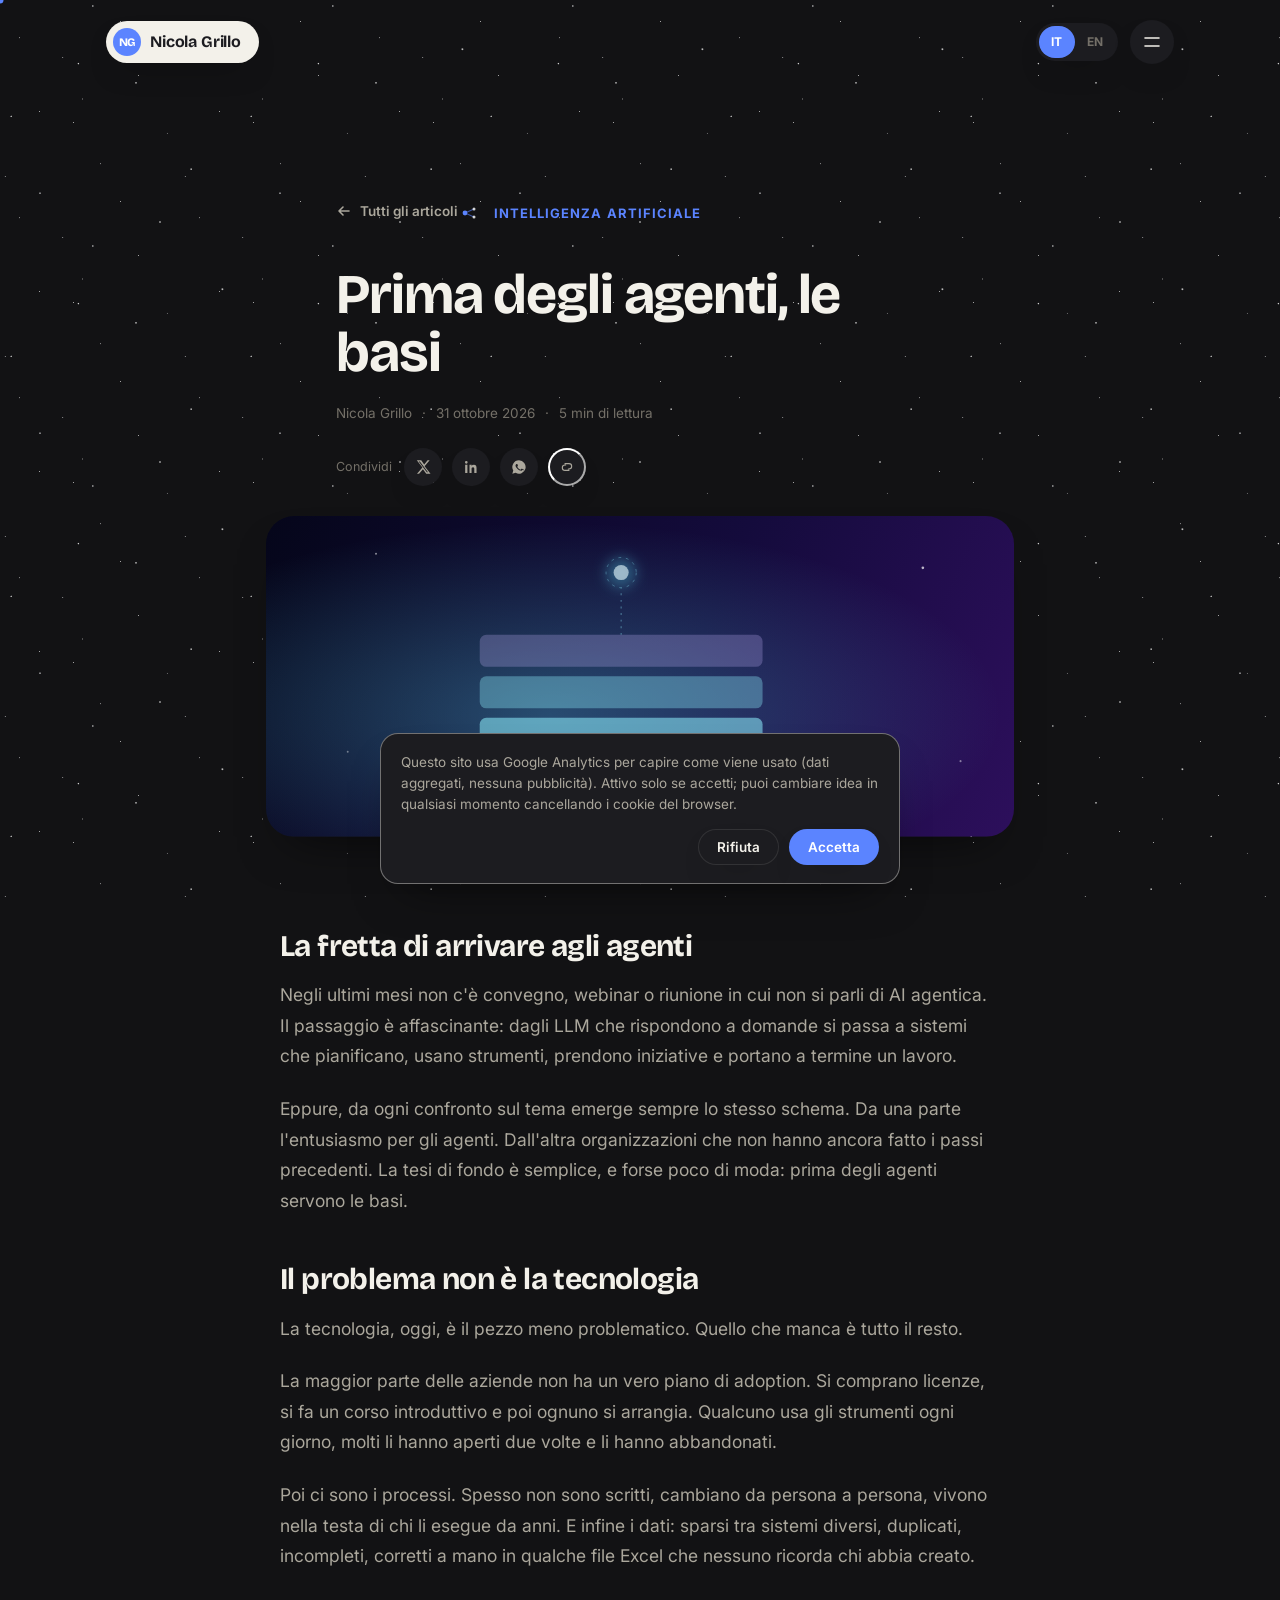
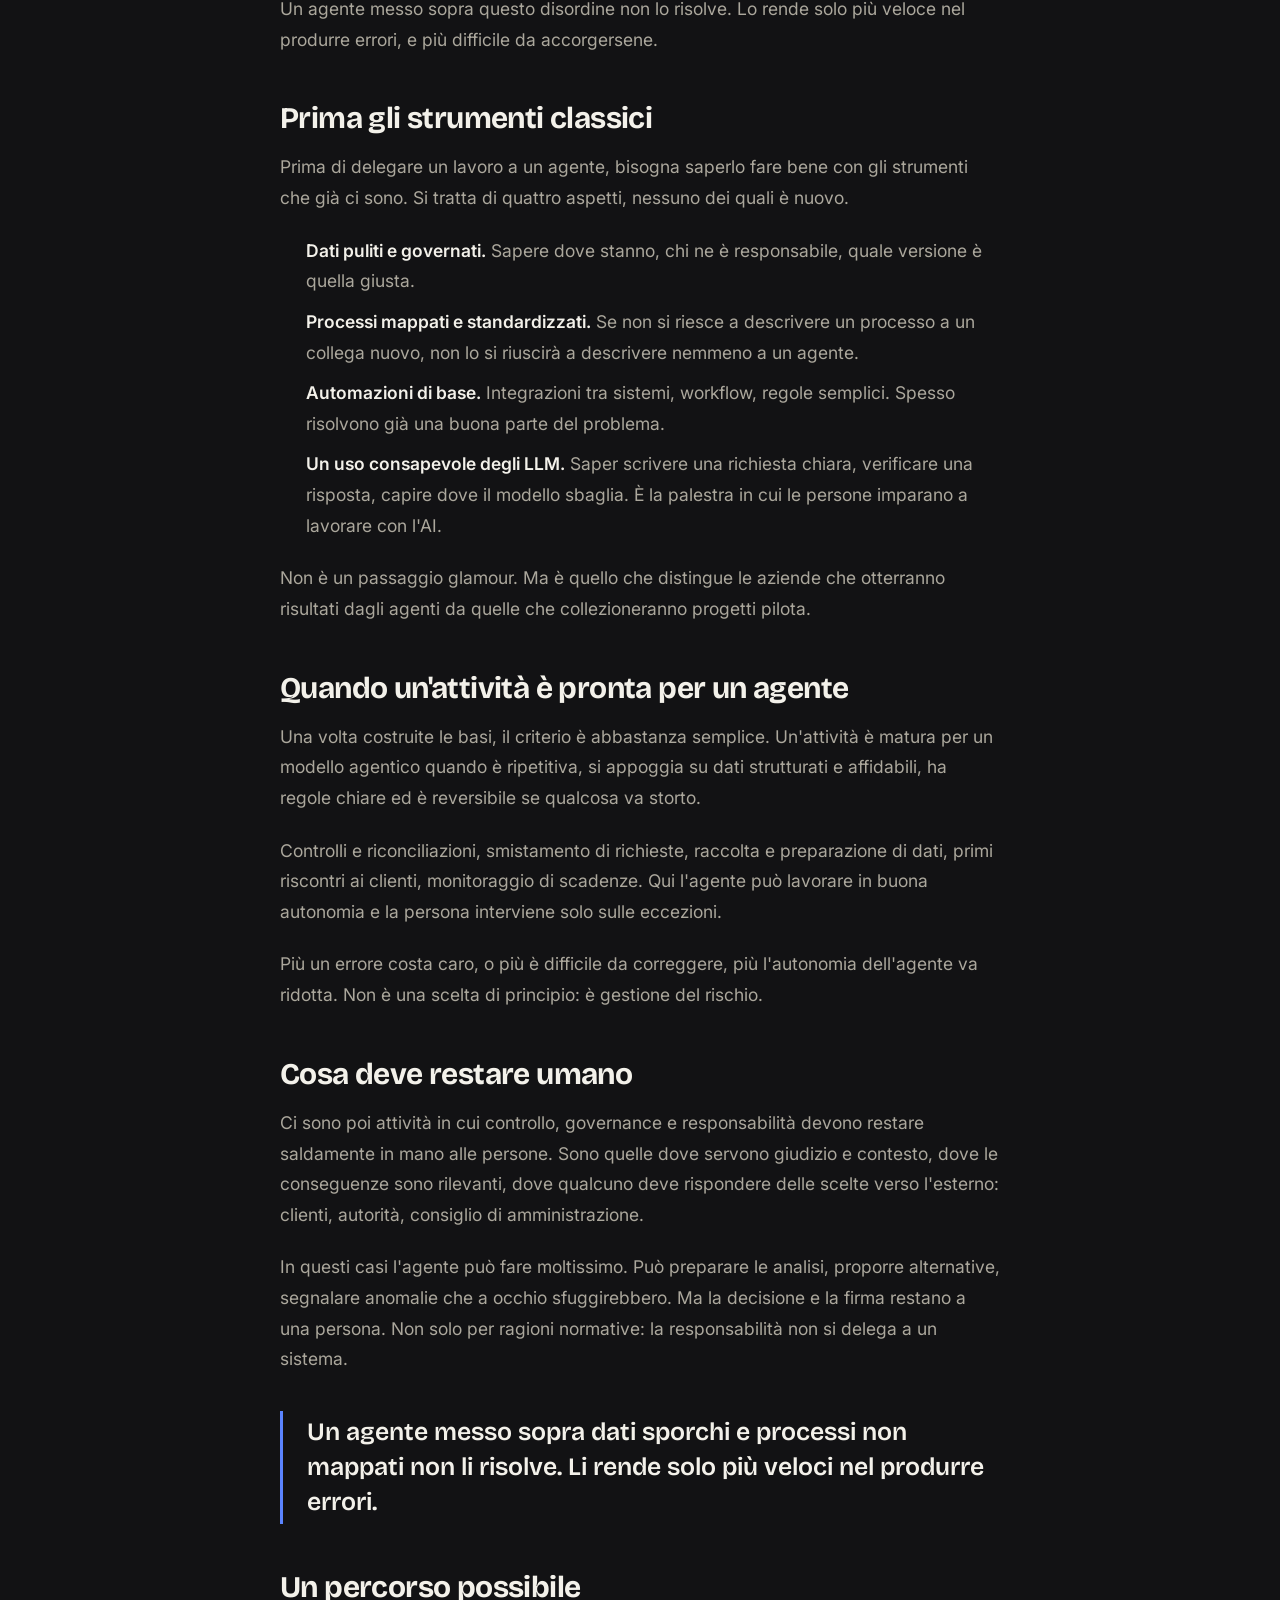
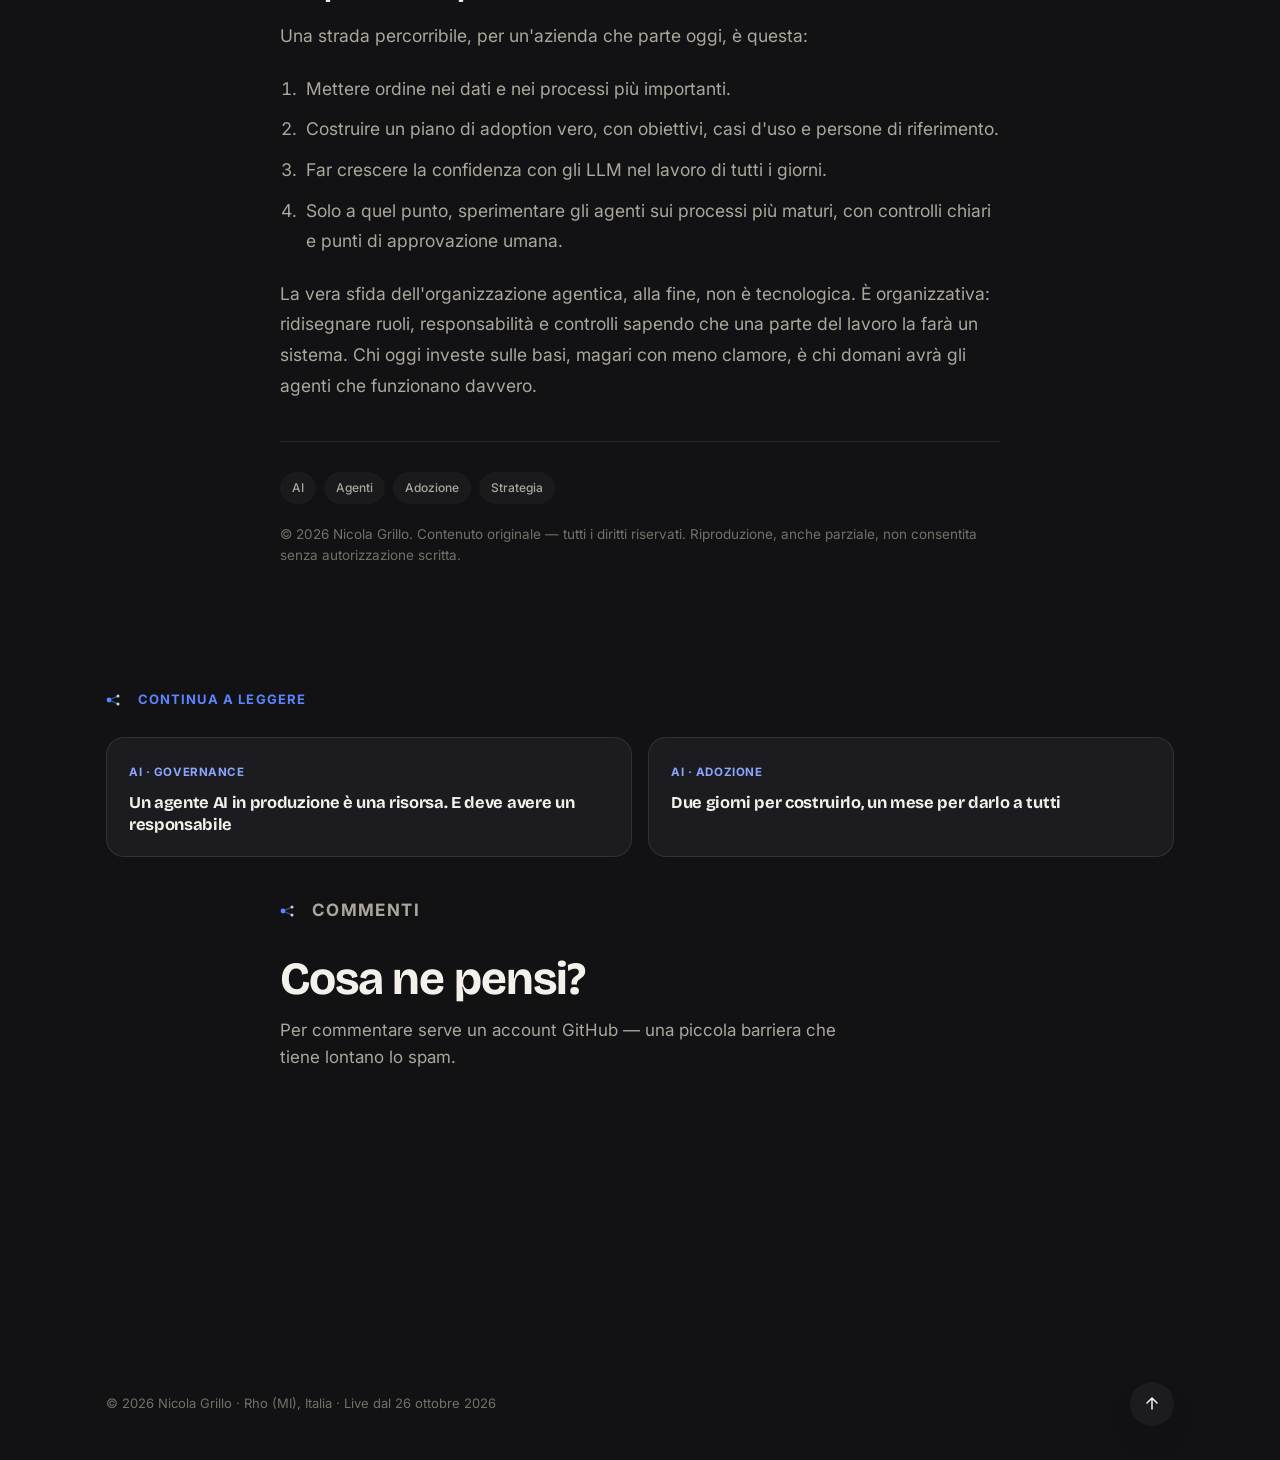
<file: blog/prima-degli-agenti-le-basi/index.html>
<!doctype html>
<html lang="it">
<head>
<meta charset="UTF-8">
<meta name="viewport" content="width=device-width, initial-scale=1, viewport-fit=cover">
<title>Prima degli agenti, le basi — Blog di Nicola Grillo</title>
<meta name="description" content="Tutti parlano di AI agentica, ma la maggior parte delle organizzazioni non ha ancora messo in ordine dati, processi e abitudini d'uso degli LLM. Un agente sopra quel disordine non lo risolve: lo rende solo più veloce.">
<meta name="author" content="Nicola Grillo">
<meta name="robots" content="index, follow">
<link rel="canonical" href="https://nicolagrillo1984.github.io/personalsite/blog/prima-degli-agenti-le-basi/">

<meta property="og:type" content="article">
<meta property="og:site_name" content="Nicola Grillo">
<meta property="og:title" content="Prima degli agenti, le basi">
<meta property="og:description" content="Un agente messo sopra dati sporchi e processi non mappati non li risolve: li rende solo più veloci nel produrre errori. Prima degli agenti servono le basi.">
<meta property="og:url" content="https://nicolagrillo1984.github.io/personalsite/blog/prima-degli-agenti-le-basi/">
<meta property="og:locale" content="it_IT">
<meta name="twitter:card" content="summary_large_image">

<meta name="theme-color" content="#121214">
<link rel="icon" href="../../assets/img/favicon.svg" type="image/svg+xml">
<link rel="manifest" href="../../site.webmanifest">
<link rel="alternate" type="application/rss+xml" title="Nicola Grillo — Blog" href="https://nicolagrillo1984.github.io/personalsite/feed.xml">

<link rel="preconnect" href="https://fonts.googleapis.com">
<link rel="preconnect" href="https://fonts.gstatic.com" crossorigin>
<link rel="stylesheet" href="../../assets/css/style.css?v=13">

<!-- Google tag (gtag.js) -->
<script>
  window.dataLayer = window.dataLayer || [];
  function gtag(){dataLayer.push(arguments);}
  gtag('consent', 'default', { 'analytics_storage': 'denied' });
  gtag('js', new Date());
  gtag('config', 'G-EZW7PYTDT3');
</script>
<script async src="https://www.googletagmanager.com/gtag/js?id=G-EZW7PYTDT3"></script>

<script type="application/ld+json">
{
  "@context": "https://schema.org",
  "@type": "BlogPosting",
  "headline": "Prima degli agenti, le basi",
  "description": "Un agente messo sopra dati sporchi e processi non mappati non li risolve: li rende solo più veloci nel produrre errori. Prima degli agenti servono le basi.",
  "author": { "@type": "Person", "name": "Nicola Grillo", "url": "https://nicolagrillo1984.github.io/personalsite/" },
  "datePublished": "2026-10-31",
  "dateModified": "2026-10-31",
  "copyrightHolder": { "@type": "Person", "name": "Nicola Grillo" },
  "copyrightYear": 2026,
  "mainEntityOfPage": "https://nicolagrillo1984.github.io/personalsite/blog/prima-degli-agenti-le-basi/"
}
</script>
</head>
<body>
<a href="#main" class="skip-link">Vai al contenuto</a>

<div class="starfield" aria-hidden="true">
  <div class="starfield-layer is-far"></div>
  <div class="starfield-layer is-near"></div>
</div>
<div class="cursor-dot" aria-hidden="true"></div>
<div class="cursor-ring" aria-hidden="true"></div>

<header class="nav">
  <div class="container nav-inner">
    <a href="../../" class="logo"><span class="logo-mark">NG</span> Nicola Grillo</a>
    <nav class="nav-links" aria-label="Navigazione principale">
      <a href="../../#chi-sono">Chi sono</a>
      <a href="../../#progetti">Progetti</a>
      <a href="../" class="is-active">Blog</a>
      <a href="../../#contatti">Contatti</a>
    </nav>
    <div class="nav-right">
      <div class="lang-switch" aria-label="Seleziona lingua">
        <a href="../" class="is-current" aria-current="page">IT</a>
        <a href="../../">EN</a>
      </div>
      <button class="nav-toggle" aria-label="Apri menu" aria-expanded="false">
        <svg width="18" height="18" viewBox="0 0 18 18" fill="none"><path d="M2 5h14M2 13h14" stroke="currentColor" stroke-width="1.6" stroke-linecap="round"/></svg>
      </button>
    </div>
  </div>
</header>

<div class="mobile-backdrop"></div>
<nav class="mobile-panel" aria-label="Menu mobile">
  <a href="../../#chi-sono">Chi sono</a>
  <a href="../../#progetti">Progetti</a>
  <a href="../">Blog</a>
  <a href="../../#contatti">Contatti</a>
</nav>

<main id="main">
  <article>
    <header class="article-header">
      <div class="container" style="max-width:720px; margin-inline:auto;">
        <a href="../" class="article-back reveal">
          <svg width="16" height="16" viewBox="0 0 16 16" fill="none"><path d="M13 8H3M7 4 3 8l4 4" stroke="currentColor" stroke-width="1.6" stroke-linecap="round" stroke-linejoin="round"/></svg>
          Tutti gli articoli
        </a>
        <p class="eyebrow reveal">Intelligenza Artificiale</p>
        <h1 class="reveal"><!--EDIT:TITLE:START-->Prima degli agenti, le basi<!--EDIT:TITLE:END--></h1>
        <div class="article-meta reveal">
          <span>Nicola Grillo</span>
          <span>31 ottobre 2026</span>
          <span>5 min di lettura</span>
        </div>
        <div class="share-row reveal" data-share>
          <span class="share-label">Condividi</span>
          <a class="share-btn" data-share-x href="#" target="_blank" rel="noopener" aria-label="Condividi su X">
            <svg viewBox="0 0 24 24" fill="currentColor"><path d="M18.9 2H22l-7.6 8.7L23.3 22H16.9l-5-6.6L6.1 22H3l8.1-9.3L2.7 2h6.6l4.5 6.1L18.9 2Zm-1.1 18h1.7L7.3 3.9H5.5L17.8 20Z"/></svg>
          </a>
          <a class="share-btn" data-share-linkedin href="#" target="_blank" rel="noopener" aria-label="Condividi su LinkedIn">
            <svg viewBox="0 0 24 24" fill="currentColor"><path d="M6.94 5a2 2 0 1 1-4 0 2 2 0 0 1 4 0ZM3.25 8.75h3.38V21H3.25V8.75Zm6.5 0h3.24v1.68h.05c.45-.82 1.56-1.68 3.21-1.68 3.43 0 4.06 2.14 4.06 4.92V21h-3.38v-5.67c0-1.35-.02-3.09-1.9-3.09-1.9 0-2.19 1.46-2.19 2.99V21H9.75V8.75Z"/></svg>
          </a>
          <a class="share-btn" data-share-whatsapp href="#" target="_blank" rel="noopener" aria-label="Condividi su WhatsApp">
            <svg viewBox="0 0 24 24" fill="currentColor"><path d="M12 2a10 10 0 0 0-8.6 15.1L2 22l5-1.3A10 10 0 1 0 12 2Zm5.6 14.2c-.2.6-1.3 1.2-1.8 1.3-.5.1-1 .1-1.7-.1-.4-.1-.9-.3-1.6-.6-2.7-1.2-4.5-3.9-4.6-4.1-.1-.2-1.1-1.5-1.1-2.8 0-1.3.7-2 1-2.2.2-.3.5-.3.7-.3h.5c.2 0 .4 0 .6.5.2.6.7 1.9.8 2 .1.2.1.4 0 .6-.3.6-.6.6-.8.9-.1.2-.3.3-.1.6.2.3.9 1.4 1.8 2.3 1.3 1.1 2.3 1.5 2.6 1.7.3.1.5.1.7-.1.2-.2.8-.9 1-1.2.2-.3.4-.3.7-.2.3.1 1.7.8 2 .9.3.2.5.2.6.3.1.2.1.8-.1 1.4Z"/></svg>
          </a>
          <button class="share-btn" data-share-copy aria-label="Copia link">
            <svg viewBox="0 0 24 24" fill="none" stroke="currentColor" stroke-width="1.7"><path d="M9 7h6a4 4 0 0 1 0 8h-1M15 17H9a4 4 0 0 1 0-8h1" stroke-linecap="round"/></svg>
          </button>
        </div>
      </div>
      <div class="container" style="max-width:860px; margin-inline:auto;">
        <div class="article-cover reveal" aria-hidden="true">
          <svg viewBox="0 0 800 340" xmlns="http://www.w3.org/2000/svg" preserveAspectRatio="xMidYMid slice">
            <defs>
              <linearGradient id="cov4-bg" x1="0" y1="0" x2="800" y2="340" gradientUnits="userSpaceOnUse">
                <stop offset="0" stop-color="#05061a"/>
                <stop offset="55%" stop-color="#140b3c"/>
                <stop offset="100%" stop-color="#2d0f5c"/>
              </linearGradient>
              <radialGradient id="cov4-glow" cx="38%" cy="62%" r="60%">
                <stop offset="0" stop-color="#5ee7ff" stop-opacity="0.3"/>
                <stop offset="100%" stop-color="#5ee7ff" stop-opacity="0"/>
              </radialGradient>
              <filter id="cov4-blur" x="-60%" y="-60%" width="220%" height="220%">
                <feGaussianBlur stdDeviation="7"/>
              </filter>
            </defs>

            <rect width="800" height="340" fill="url(#cov4-bg)"/>
            <rect width="800" height="340" fill="url(#cov4-glow)"/>

            <!-- ambient star particles -->
            <g fill="#ffffff">
              <circle cx="700" cy="55" r="1.4" fill-opacity="0.7"/>
              <circle cx="740" cy="260" r="1.1" fill-opacity="0.45"/>
              <circle cx="120" cy="40" r="1.1" fill-opacity="0.5"/>
              <circle cx="650" cy="300" r="1.2" fill-opacity="0.5"/>
              <circle cx="90" cy="250" r="1" fill-opacity="0.4"/>
            </g>

            <!-- the foundations: four layers, built bottom-up -->
            <g>
              <rect x="230" y="258" width="300" height="34" rx="7" fill="#eafcff" fill-opacity="0.85"/>
              <rect x="230" y="214" width="300" height="34" rx="7" fill="#8ff0ff" fill-opacity="0.55"/>
              <rect x="230" y="170" width="300" height="34" rx="7" fill="#8ff0ff" fill-opacity="0.35"/>
              <rect x="230" y="126" width="300" height="34" rx="7" fill="#c9b6ff" fill-opacity="0.26"/>
            </g>

            <!-- the agent: still dim, waiting above the stack -->
            <line x1="380" y1="126" x2="380" y2="76" stroke="#8ff0ff" stroke-opacity="0.4" stroke-width="1.2" stroke-dasharray="2 5"/>
            <g filter="url(#cov4-blur)">
              <circle cx="380" cy="60" r="16" fill="#5ee7ff" fill-opacity="0.3"/>
            </g>
            <circle cx="380" cy="60" r="8" fill="#eafcff" fill-opacity="0.6"/>
            <circle cx="380" cy="60" r="16" fill="none" stroke="#8ff0ff" stroke-opacity="0.35" stroke-width="1" stroke-dasharray="3 5"/>
          </svg>
        </div>
      </div>
    </header>

    <div class="container">
      <div class="article-body">
        <div class="article-prose reveal">
          <!--EDIT:BODY:START-->
<h2>La fretta di arrivare agli agenti</h2>
<p>Negli ultimi mesi non c'è convegno, webinar o riunione in cui non si parli di AI agentica. Il passaggio è affascinante: dagli LLM che rispondono a domande si passa a sistemi che pianificano, usano strumenti, prendono iniziative e portano a termine un lavoro.</p>
<p>Eppure, da ogni confronto sul tema emerge sempre lo stesso schema. Da una parte l'entusiasmo per gli agenti. Dall'altra organizzazioni che non hanno ancora fatto i passi precedenti. La tesi di fondo è semplice, e forse poco di moda: prima degli agenti servono le basi.</p>

<h2>Il problema non è la tecnologia</h2>
<p>La tecnologia, oggi, è il pezzo meno problematico. Quello che manca è tutto il resto.</p>
<p>La maggior parte delle aziende non ha un vero piano di adoption. Si comprano licenze, si fa un corso introduttivo e poi ognuno si arrangia. Qualcuno usa gli strumenti ogni giorno, molti li hanno aperti due volte e li hanno abbandonati.</p>
<p>Poi ci sono i processi. Spesso non sono scritti, cambiano da persona a persona, vivono nella testa di chi li esegue da anni. E infine i dati: sparsi tra sistemi diversi, duplicati, incompleti, corretti a mano in qualche file Excel che nessuno ricorda chi abbia creato.</p>
<p>Un agente messo sopra questo disordine non lo risolve. Lo rende solo più veloce nel produrre errori, e più difficile da accorgersene.</p>

<h2>Prima gli strumenti classici</h2>
<p>Prima di delegare un lavoro a un agente, bisogna saperlo fare bene con gli strumenti che già ci sono. Si tratta di quattro aspetti, nessuno dei quali è nuovo.</p>
<ul>
  <li><strong>Dati puliti e governati.</strong> Sapere dove stanno, chi ne è responsabile, quale versione è quella giusta.</li>
  <li><strong>Processi mappati e standardizzati.</strong> Se non si riesce a descrivere un processo a un collega nuovo, non lo si riuscirà a descrivere nemmeno a un agente.</li>
  <li><strong>Automazioni di base.</strong> Integrazioni tra sistemi, workflow, regole semplici. Spesso risolvono già una buona parte del problema.</li>
  <li><strong>Un uso consapevole degli LLM.</strong> Saper scrivere una richiesta chiara, verificare una risposta, capire dove il modello sbaglia. È la palestra in cui le persone imparano a lavorare con l'AI.</li>
</ul>
<p>Non è un passaggio glamour. Ma è quello che distingue le aziende che otterranno risultati dagli agenti da quelle che collezioneranno progetti pilota.</p>

<h2>Quando un'attività è pronta per un agente</h2>
<p>Una volta costruite le basi, il criterio è abbastanza semplice. Un'attività è matura per un modello agentico quando è ripetitiva, si appoggia su dati strutturati e affidabili, ha regole chiare ed è reversibile se qualcosa va storto.</p>
<p>Controlli e riconciliazioni, smistamento di richieste, raccolta e preparazione di dati, primi riscontri ai clienti, monitoraggio di scadenze. Qui l'agente può lavorare in buona autonomia e la persona interviene solo sulle eccezioni.</p>
<p>Più un errore costa caro, o più è difficile da correggere, più l'autonomia dell'agente va ridotta. Non è una scelta di principio: è gestione del rischio.</p>

<h2>Cosa deve restare umano</h2>
<p>Ci sono poi attività in cui controllo, governance e responsabilità devono restare saldamente in mano alle persone. Sono quelle dove servono giudizio e contesto, dove le conseguenze sono rilevanti, dove qualcuno deve rispondere delle scelte verso l'esterno: clienti, autorità, consiglio di amministrazione.</p>
<p>In questi casi l'agente può fare moltissimo. Può preparare le analisi, proporre alternative, segnalare anomalie che a occhio sfuggirebbero. Ma la decisione e la firma restano a una persona. Non solo per ragioni normative: la responsabilità non si delega a un sistema.</p>

<blockquote>Un agente messo sopra dati sporchi e processi non mappati non li risolve. Li rende solo più veloci nel produrre errori.</blockquote>

<h2>Un percorso possibile</h2>
<p>Una strada percorribile, per un'azienda che parte oggi, è questa:</p>
<ol>
  <li>Mettere ordine nei dati e nei processi più importanti.</li>
  <li>Costruire un piano di adoption vero, con obiettivi, casi d'uso e persone di riferimento.</li>
  <li>Far crescere la confidenza con gli LLM nel lavoro di tutti i giorni.</li>
  <li>Solo a quel punto, sperimentare gli agenti sui processi più maturi, con controlli chiari e punti di approvazione umana.</li>
</ol>
<p>La vera sfida dell'organizzazione agentica, alla fine, non è tecnologica. È organizzativa: ridisegnare ruoli, responsabilità e controlli sapendo che una parte del lavoro la farà un sistema. Chi oggi investe sulle basi, magari con meno clamore, è chi domani avrà gli agenti che funzionano davvero.</p>
<!--EDIT:BODY:END-->
        </div>

        <div class="article-tags reveal">
          <span class="tag">AI</span><span class="tag">Agenti</span><span class="tag">Adozione</span><span class="tag">Strategia</span>
        </div>

        <p class="article-copyright reveal">© <span data-year>2026</span> Nicola Grillo. Contenuto originale — tutti i diritti riservati. Riproduzione, anche parziale, non consentita senza autorizzazione scritta.</p>
      </div>
    </div>

    <div class="container">
      <section class="section related-section">
        <p class="eyebrow reveal">Continua a leggere</p>
        <div class="related-grid reveal">
          <a class="related-card" href="../agente-ai-responsabilita-produzione/">
            <span class="related-card-cat">AI · Governance</span>
            <h3>Un agente AI in produzione è una risorsa. E deve avere un responsabile</h3>
          </a>
          <a class="related-card" href="../due-giorni-un-mese-adozione-ai/">
            <span class="related-card-cat">AI · Adozione</span>
            <h3>Due giorni per costruirlo, un mese per darlo a tutti</h3>
          </a>
        </div>
      </section>
    </div>

    <div class="container">
      <section class="section comments-section" id="commenti" style="padding-top:20px;">
        <div class="section-head reveal">
          <p class="eyebrow">Commenti</p>
          <h2>Cosa ne pensi?</h2>
          <p>Per commentare serve un account GitHub &mdash; una piccola barriera che tiene lontano lo spam.</p>
        </div>
        <div class="giscus-frame reveal"></div>
        <script src="https://giscus.app/client.js"
          data-repo="nicolagrillo1984/personalsite"
          data-repo-id="R_kgDOVYfbfg"
          data-category="General"
          data-category-id="DIC_kwDOVYfbfs4DJsmy"
          data-mapping="pathname"
          data-strict="1"
          data-reactions-enabled="1"
          data-emit-metadata="0"
          data-input-position="top"
          data-theme="transparent_dark"
          data-lang="it"
          data-loading="lazy"
          crossorigin="anonymous"
          async>
        </script>
      </section>
    </div>
  </article>
</main>

<footer class="footer">
  <div class="container footer-inner">
    <p>© <span data-year>2026</span> Nicola Grillo · Rho (MI), Italia · Live dal 26 ottobre 2026</p>
    <a href="#top" class="to-top" aria-label="Torna in cima">
      <svg width="16" height="16" viewBox="0 0 16 16" fill="none"><path d="M8 13V3M3 7l5-5 5 5" stroke="currentColor" stroke-width="1.5" stroke-linecap="round" stroke-linejoin="round"/></svg>
    </a>
  </div>
</footer>

<div class="cookie-banner" id="cookieBanner" hidden="">
  <p>Questo sito usa Google Analytics per capire come viene usato (dati aggregati, nessuna pubblicità). Attivo solo se accetti; puoi cambiare idea in qualsiasi momento cancellando i cookie del browser.</p>
  <div class="cookie-banner-actions">
    <button type="button" id="cookieDecline" class="btn btn-ghost">Rifiuta</button>
    <button type="button" id="cookieAccept" class="btn btn-primary">Accetta</button>
  </div>
</div>

<script src="../../assets/js/main.js?v=13"></script>
<script src="../../assets/js/analytics.js?v=1"></script>
</body>
</html>
</file>
<file: assets/css/style.css>
/* ============================================================
   Nicola Grillo — personal site
   Design system: warm cream, cobalt accent, soft rounded cards.
   Reference language: bold condensed display type, pill badges,
   numbered lists with dividers, big portrait.
   ============================================================ */

@import url("https://fonts.googleapis.com/css2?family=Bricolage+Grotesque:opsz,wght@12..96,400..800&family=Inter:wght@400;500;600;700;800&display=swap");

:root{
  --bg:#121214;
  --bg-soft:#1a1a1d;
  --surface:#1c1c20;
  --panel:#0a0a0b;
  --ink:#f3f1ea;
  --ink-dim:#aba79c;
  --ink-faint:#747068;
  --line: rgba(243,241,234,0.1);
  --line-strong: rgba(243,241,234,0.4);
  --accent:#5b84ff;
  --accent-strong:#8aa6ff;
  --accent-ink:#ffffff;
  --accent-soft:rgba(91,132,255,0.14);
  --accent-2:#e08a4e;
  --accent-2-soft:rgba(224,138,78,0.14);
  --radius-lg:28px;
  --radius-md:18px;
  --radius-sm:12px;
  --maxw:1180px;
  --ease: cubic-bezier(.16,1,.3,1);
  --ease-soft: cubic-bezier(.33,1,.68,1);
  --shadow: 0 24px 48px -24px rgba(0,0,0,0.6);
  --shadow-sm: 0 14px 30px -16px rgba(0,0,0,0.5);
  color-scheme: dark;
}

*,*::before,*::after{ box-sizing:border-box; }
html{ scroll-behavior:smooth; }
@media (prefers-reduced-motion: reduce){
  html{ scroll-behavior:auto; }
  *,*::before,*::after{ animation-duration:0.001ms !important; animation-iteration-count:1 !important; transition-duration:0.001ms !important; scroll-behavior:auto !important; }
}

body{
  margin:0;
  background:var(--bg);
  color:var(--ink);
  font-family:"Inter", -apple-system, BlinkMacSystemFont, "Segoe UI", sans-serif;
  font-size:16px;
  line-height:1.6;
  -webkit-font-smoothing:antialiased;
  text-rendering:optimizeLegibility;
  overflow-x:hidden;
  position:relative;
}

/* ---------- starfield ---------- */
.starfield{ position:fixed; inset:0; z-index:0; pointer-events:none; overflow:hidden; }
.starfield-layer{ position:absolute; inset:-10% ; background-repeat:repeat; }
.starfield-layer.is-far{
  background-image:
    radial-gradient(1.3px 1.3px at 12% 18%, #fff, transparent 60%),
    radial-gradient(1.3px 1.3px at 38% 62%, #fff, transparent 60%),
    radial-gradient(1.3px 1.3px at 64% 24%, #fff, transparent 60%),
    radial-gradient(1.3px 1.3px at 82% 71%, #fff, transparent 60%),
    radial-gradient(1.3px 1.3px at 93% 12%, #fff, transparent 60%),
    radial-gradient(1.3px 1.3px at 6% 82%, #fff, transparent 60%),
    radial-gradient(1.3px 1.3px at 48% 92%, #fff, transparent 60%),
    radial-gradient(1.3px 1.3px at 27% 41%, #fff, transparent 60%),
    radial-gradient(1.3px 1.3px at 74% 48%, #fff, transparent 60%),
    radial-gradient(1.3px 1.3px at 17% 5%, #fff, transparent 60%);
  background-size:180px 180px;
  opacity:0.75;
  animation:starDriftA 180s linear infinite;
}
.starfield-layer.is-near{
  background-image:
    radial-gradient(2px 2px at 20% 30%, #fff, transparent 65%),
    radial-gradient(1.8px 1.8px at 70% 18%, #fff, transparent 65%),
    radial-gradient(2.2px 2.2px at 46% 58%, #fff, transparent 65%),
    radial-gradient(1.8px 1.8px at 86% 64%, #fff, transparent 65%),
    radial-gradient(2px 2px at 10% 72%, #fff, transparent 65%),
    radial-gradient(1.8px 1.8px at 58% 86%, #fff, transparent 65%),
    radial-gradient(2px 2px at 33% 8%, #fff, transparent 65%),
    radial-gradient(1.8px 1.8px at 92% 40%, #fff, transparent 65%);
  background-size:240px 240px;
  opacity:0.9;
  animation:starDriftB 260s linear infinite, starTwinkle 5s ease-in-out infinite;
}
@keyframes starDriftA{ from{ transform:translate(0,0);} to{ transform:translate(-260px,-130px);} }
@keyframes starDriftB{ from{ transform:translate(0,0);} to{ transform:translate(200px,-340px);} }
@keyframes starTwinkle{ 0%,100%{ opacity:0.6;} 50%{ opacity:0.85;} }

h1,h2,h3,h4{
  font-family:"Bricolage Grotesque", "Inter", sans-serif;
  font-weight:700;
  letter-spacing:-0.02em;
  line-height:1.04;
  margin:0;
  color:var(--ink);
}

a{ color:inherit; text-decoration:none; }
img{ max-width:100%; display:block; }
button{ font-family:inherit; }
ul{ margin:0; padding:0; list-style:none; }

::selection{ background:var(--accent); color:var(--accent-ink); }

.container{
  max-width:var(--maxw);
  margin-inline:auto;
  padding-inline:clamp(20px, 5vw, 56px);
}

.eyebrow{
  display:inline-flex; align-items:center; gap:10px;
  font-size:13px; font-weight:700; letter-spacing:0.08em; text-transform:uppercase;
  color:var(--accent);
}
.eyebrow::before{
  content:""; width:22px; height:12px; display:inline-block; flex-shrink:0;
  background-repeat:no-repeat; background-position:center left;
  background-image:url("data:image/svg+xml,%3Csvg xmlns='http://www.w3.org/2000/svg' width='22' height='12'%3E%3Cg stroke='%235b84ff' stroke-opacity='.6' stroke-width='1.1'%3E%3Cline x1='3' y1='6' x2='12' y2='2'/%3E%3Cline x1='3' y1='6' x2='12' y2='10'/%3E%3C/g%3E%3Ccircle cx='3' cy='6' r='2.4' fill='%235b84ff'/%3E%3Ccircle cx='12' cy='2' r='1.5' fill='%23ffffff' fill-opacity='.8'/%3E%3Ccircle cx='12' cy='10' r='1.5' fill='%23ffffff' fill-opacity='.8'/%3E%3C/svg%3E");
}

.section{ padding-block: clamp(68px, 10vw, 130px); position:relative; }
.section-head{ max-width:640px; margin-bottom:clamp(36px,6vw,60px); }
.section-head h2{ font-size:clamp(30px,4.2vw,46px); margin-top:14px; }
.section-head p{ color:var(--ink-dim); margin-top:14px; font-size:17px; max-width:54ch; }
.section-alt{ background:var(--bg-soft); }

/* ---------- Skip link ---------- */
.skip-link{
  position:fixed; top:-60px; left:16px; z-index:200;
  background:var(--ink); color:var(--surface); padding:10px 16px;
  border-radius:var(--radius-sm); font-weight:600; transition:top .2s var(--ease);
}
.skip-link:focus{ top:16px; }

/* ---------- custom cursor ---------- */
.cursor-dot{
  position:fixed; top:0; left:0; width:7px; height:7px; border-radius:50%;
  background:var(--accent); pointer-events:none; z-index:999;
  transform:translate(-50%,-50%); transition:opacity .2s;
}
.cursor-ring{
  position:fixed; top:0; left:0; width:28px; height:28px; border-radius:50%;
  border:1.5px solid var(--ink); pointer-events:none; z-index:998; opacity:0.5;
  transform:translate(-50%,-50%); transition:width .25s var(--ease), height .25s var(--ease), opacity .2s, border-color .2s;
}
.cursor-ring.is-active{ width:44px; height:44px; border-color:var(--accent); opacity:1; }
@media (hover:none), (pointer:coarse){ .cursor-dot,.cursor-ring{ display:none; } }

/* ---------- nav ---------- */
.nav{
  position:fixed; top:0; left:0; right:0; z-index:100;
  padding:20px 0;
  transition: padding .3s var(--ease);
}
.nav.is-scrolled{ padding:13px 0; }
.nav-inner{ display:flex; align-items:center; justify-content:space-between; gap:20px; }
.logo{
  font-family:"Bricolage Grotesque", sans-serif; font-weight:700; font-size:16px; letter-spacing:-0.01em;
  display:flex; align-items:center; gap:9px;
  background:var(--ink); color:var(--surface);
  padding:7px 18px 7px 7px; border-radius:99px;
  box-shadow:var(--shadow-sm);
}
.logo-mark{
  width:28px; height:28px; border-radius:50%;
  display:flex; align-items:center; justify-content:center; font-size:11.5px; font-weight:800;
  background:var(--accent); color:var(--accent-ink);
}
.nav-links{ display:none; }
.nav-right{ display:flex; align-items:center; gap:12px; }

.lang-switch{
  display:flex; align-items:center; background:var(--surface); border-radius:99px; padding:3px;
  font-size:12px; font-weight:700; box-shadow:var(--shadow-sm);
}
.lang-switch a{ padding:6px 12px; border-radius:99px; color:var(--ink-faint); letter-spacing:.02em; }
.lang-switch a.is-current{ background:var(--accent); color:var(--accent-ink); }

.nav-toggle{
  display:flex; width:44px; height:44px; border-radius:50%; border:none; box-shadow:var(--shadow-sm);
  background:var(--surface); color:var(--ink); align-items:center; justify-content:center; cursor:pointer;
}

.mobile-panel{
  position:fixed; inset:0 0 0 auto; width:min(90vw,420px); height:100vh;
  background:var(--panel); color:var(--ink);
  z-index:150; padding:100px 36px 36px; transform:translateX(100%);
  transition:transform .45s var(--ease); overflow-y:auto;
}
.mobile-panel.is-open{ transform:translateX(0); }
.mobile-panel a{ display:block; padding:14px 0; font-family:"Bricolage Grotesque",sans-serif; font-weight:700; font-size:30px; border-bottom:1px solid rgba(243,241,234,0.1); color:var(--ink); }
.mobile-panel a:hover{ color:var(--accent-strong); }
.mobile-backdrop{
  position:fixed; inset:0; background:rgba(27,27,25,0.35); z-index:140; opacity:0; pointer-events:none; transition:opacity .3s;
}
.mobile-backdrop.is-open{ opacity:1; pointer-events:auto; }

/* ---------- buttons ---------- */
.btn{
  display:inline-flex; align-items:center; gap:9px; padding:14px 26px; border-radius:99px;
  font-size:14.5px; font-weight:600; border:1.5px solid transparent; cursor:pointer;
  transition:transform .3s var(--ease), box-shadow .3s var(--ease), background .2s, color .2s, border-color .2s;
  white-space:nowrap;
}
.btn-primary{ background:var(--accent); color:var(--accent-ink); box-shadow:var(--shadow-sm); }
.btn-primary:hover{ transform:translateY(-3px); box-shadow:0 20px 34px -14px rgba(35,71,214,0.5); }
.btn-ghost{ background:var(--surface); color:var(--ink); border-color:var(--line); box-shadow:var(--shadow-sm); }
.btn-ghost:hover{ transform:translateY(-3px); border-color:var(--accent); color:var(--accent); }
.btn svg{ width:16px; height:16px; }
.magnetic{ will-change:transform; }

/* ---------- hero ---------- */
.hero{ padding-top:clamp(140px,18vw,190px); padding-bottom:clamp(50px,7vw,80px); position:relative; }
.hero-grid{ display:grid; grid-template-columns:1.2fr 0.8fr; gap:clamp(30px,6vw,64px); align-items:center; }
.hero-badge{
  display:inline-flex; align-items:center; background:var(--accent); color:var(--accent-ink);
  padding:11px 20px; border-radius:99px; font-weight:600; font-size:14.5px; box-shadow:var(--shadow-sm);
}
.hero-title{
  font-size:clamp(46px, 7.2vw, 92px); margin-top:22px; font-weight:800;
}
.hero-title .lede-accent{ color:var(--accent); }
.hero-text{ color:var(--ink-dim); font-size:clamp(16px,1.6vw,18.5px); max-width:52ch; margin-top:22px; }
.hero-cta{ display:flex; flex-wrap:wrap; gap:14px; margin-top:32px; }

.hero-photo-wrap{ position:relative; justify-self:center; width:min(100%,320px); }
.hero-photo{
  position:relative; aspect-ratio:1/1;
  display:flex; align-items:center; justify-content:center;
}
.hero-photo img{ width:100%; height:100%; object-fit:contain; filter:drop-shadow(0 22px 40px rgba(0,0,0,0.55)); }

.stat-ticker{
  margin-top:clamp(48px,7vw,76px); display:flex; flex-wrap:wrap; gap:0;
  border-top:1.5px solid var(--line); padding-top:28px;
}
.stat-ticker-item{ flex:1 1 140px; padding-right:24px; }
.stat-ticker-item b{
  display:block; font-family:"Bricolage Grotesque",sans-serif; font-weight:800;
  font-size:clamp(28px,3.4vw,40px); color:var(--ink);
}
.stat-ticker-item span{ color:var(--ink-faint); font-size:12.5px; letter-spacing:.03em; text-transform:uppercase; }

/* ---------- reveal ---------- */
.reveal{ opacity:0; transform:translateY(22px); transition:opacity .7s var(--ease-soft), transform .7s var(--ease-soft); }
.reveal.is-visible{ opacity:1; transform:translateY(0); }
.reveal-stagger > *{ transition-delay:calc(var(--i,0) * 70ms); }

/* ---------- card primitive ---------- */
.card{
  background:var(--surface); border-radius:var(--radius-lg);
  box-shadow: var(--shadow-sm); padding:28px;
}

/* ---------- about ---------- */
.about{ display:grid; grid-template-columns:0.82fr 1.18fr; gap:clamp(30px,6vw,64px); align-items:center; }
.about-photo{
  position:relative; aspect-ratio:1/1;
  display:flex; align-items:center; justify-content:center;
}
.about-photo img{ width:100%; height:100%; object-fit:contain; filter:drop-shadow(0 22px 44px rgba(0,0,0,0.55)); }
.about-text p{ color:var(--ink-dim); font-size:17px; margin:0 0 18px; }
.about-text p:last-child{ margin-bottom:0; }
.about-text p:first-child{ font-size:21px; color:var(--ink); font-weight:500; }
.stat-grid{ display:grid; grid-template-columns:1fr 1fr; gap:14px; margin-top:28px; }
.stat-cell{ background:var(--surface); border-radius:var(--radius-md); box-shadow:var(--shadow-sm); padding:20px 22px; transition:transform .3s var(--ease), box-shadow .3s var(--ease); }
.stat-cell:hover{ transform:translateY(-4px); box-shadow:var(--shadow); }
.stat-cell b{ font-family:"Bricolage Grotesque",sans-serif; font-size:clamp(24px,2.8vw,30px); color:var(--accent); display:block; font-weight:800; }
.stat-cell span{ color:var(--ink-faint); font-size:12.5px; }

/* ---------- competencies: numbered list ---------- */
.numbered-list{ display:flex; flex-direction:column; }
.numbered-item{
  display:grid; grid-template-columns:70px 1fr; gap:28px; padding:34px 0;
  border-top:1.5px solid var(--line); transition:padding-left .3s var(--ease);
}
.numbered-item:last-child{ border-bottom:1.5px solid var(--line); }
.numbered-item:hover{ padding-left:10px; }
.numbered-item .num{ font-family:"Bricolage Grotesque",sans-serif; font-weight:800; font-size:22px; color:var(--accent); }
.numbered-item h3{ font-size:clamp(20px,2.4vw,26px); }
.numbered-item p{ color:var(--ink-dim); font-size:15.5px; margin:10px 0 0; max-width:62ch; }
.numbered-item .tag-row{ margin-top:16px; }
.tag-row{ display:flex; flex-wrap:wrap; gap:7px; }
.tag{ font-size:12px; font-weight:500; color:var(--ink-dim); background:var(--bg-soft); padding:6px 12px; border-radius:99px; }

/* ---------- timeline ---------- */
.timeline{ display:flex; flex-direction:column; gap:14px; }
.tl-item{
  background:var(--surface); border-radius:var(--radius-lg);
  box-shadow:var(--shadow-sm); overflow:hidden; transition:box-shadow .3s var(--ease);
}
.tl-item.is-open{ box-shadow:var(--shadow); }
.tl-head{ width:100%; text-align:left; background:none; border:none; color:inherit; cursor:pointer; padding:24px 28px; display:flex; justify-content:space-between; align-items:flex-start; gap:16px; }
.tl-head:hover .tl-role{ color:var(--accent); }
.tl-meta{ display:flex; flex-direction:column; gap:4px; }
.tl-role{ font-family:"Bricolage Grotesque",sans-serif; font-size:clamp(18px,2.2vw,23px); font-weight:700; transition:color .2s; }
.tl-org{ color:var(--ink-dim); font-size:14.5px; }
.tl-period{ color:var(--ink-faint); font-size:13px; white-space:nowrap; flex-shrink:0; padding-top:4px; }
.tl-plus{ flex-shrink:0; width:30px; height:30px; border-radius:50%; background:var(--bg-soft); display:flex; align-items:center; justify-content:center; transition:transform .35s var(--ease), background .2s, color .2s; margin-top:2px; }
.tl-item.is-open .tl-plus{ transform:rotate(45deg); background:var(--accent); color:var(--accent-ink); }
.tl-body{ max-height:0; overflow:hidden; transition:max-height .5s var(--ease-soft); }
.tl-item.is-open .tl-body{ max-height:600px; }
.tl-body-in{ padding:0 28px 26px; border-top:1.5px solid var(--line); margin:0 28px; }
.tl-body-in ul{ display:flex; flex-direction:column; gap:10px; padding-top:18px; }
.tl-body-in li{ color:var(--ink-dim); font-size:15px; padding-left:18px; position:relative; }
.tl-body-in li::before{ content:""; position:absolute; left:0; top:9px; width:5px; height:5px; border-radius:50%; background:var(--accent); }

/* ---------- projects bento ---------- */
.bento{ display:grid; grid-template-columns:repeat(3,1fr); gap:16px; }
.bento-card{
  background:var(--surface); border-radius:var(--radius-lg); box-shadow:var(--shadow-sm);
  padding:28px; display:flex; flex-direction:column; gap:14px; transition:transform .3s var(--ease), box-shadow .3s var(--ease);
}
.bento-card:hover{ transform:translateY(-5px); box-shadow:var(--shadow); }
.bento-card.span-2{ grid-column:span 2; }
.bento-num{ font-family:"Bricolage Grotesque",sans-serif; font-size:13px; color:var(--accent); font-weight:700; }
.bento-card h3{ font-size:20px; }
.bento-card p{ color:var(--ink-dim); font-size:14.5px; margin:0; }
@media (max-width:900px){ .bento{ grid-template-columns:1fr 1fr; } .bento-card.span-2{ grid-column:span 2; } }
@media (max-width:620px){ .bento{ grid-template-columns:1fr; } .bento-card.span-2{ grid-column:span 1; } }

/* ---------- publications ---------- */
.pub-card{
  display:grid; grid-template-columns:auto 1fr auto; gap:22px; align-items:center;
  padding:28px; border-radius:var(--radius-lg); background:var(--surface); box-shadow:var(--shadow-sm);
  margin-bottom:14px;
}
.pub-icon{ width:48px; height:48px; border-radius:50%; background:var(--accent-2-soft); color:var(--accent-2); display:flex; align-items:center; justify-content:center; flex-shrink:0; }
.pub-card h3{ font-size:19px; margin-bottom:6px; font-family:"Bricolage Grotesque",sans-serif; }
.pub-card p{ color:var(--ink-dim); font-size:14px; margin:0; }
.pub-links{ display:flex; gap:10px; flex-wrap:wrap; }
.pub-links a{ font-size:13px; font-weight:600; color:var(--accent); border-bottom:1.5px solid transparent; padding-bottom:1px; transition:border-color .2s; }
.pub-links a:hover{ border-color:var(--accent); }
.pub-note{ color:var(--ink-faint); font-size:14px; margin-top:20px; }
@media (max-width:680px){ .pub-card{ grid-template-columns:1fr; text-align:left; } }

/* ---------- edu / lang ---------- */
.edu-lang-grid{ display:grid; grid-template-columns:1.4fr 1fr; gap:20px; }
.card-plain{ background:var(--surface); border-radius:var(--radius-lg); box-shadow:var(--shadow-sm); padding:30px; }
.plain-list li{ display:flex; justify-content:space-between; gap:16px; padding:16px 0; border-bottom:1px solid var(--line); font-size:15px; }
.plain-list li:last-child{ border-bottom:none; padding-bottom:0; }
.plain-list li:first-child{ padding-top:0; }
.plain-list li b{ font-weight:600; color:var(--ink); }
.plain-list li span{ color:var(--ink-faint); font-size:12.5px; white-space:nowrap; }
.lang-bars{ display:flex; flex-direction:column; gap:20px; }
.lang-bar-head{ display:flex; justify-content:space-between; font-size:14.5px; margin-bottom:8px; }
.lang-bar-track{ height:7px; border-radius:99px; background:var(--bg-soft); overflow:hidden; }
.lang-bar-fill{ height:100%; background:var(--accent); width:0; transition:width 1.1s var(--ease-soft); border-radius:99px; }
@media (max-width:860px){ .edu-lang-grid{ grid-template-columns:1fr; } }

/* ---------- contact ---------- */
.contact-wrap{
  position:relative; border-radius:var(--radius-lg); padding:clamp(40px,6vw,64px);
  overflow:hidden; background:var(--accent); color:#ffffff; box-shadow:var(--shadow);
  display:grid; grid-template-columns:1fr 1fr; gap:48px; align-items:start;
}
.contact-constellation{ position:absolute; top:0; right:0; width:min(44%,320px); height:100%; opacity:0.5; pointer-events:none; }
.contact-wrap .eyebrow{ color:#ffffff; }
.contact-wrap h2{ color:#ffffff; font-size:clamp(28px,4vw,42px); }
.contact-wrap p{ color:rgba(255,255,255,0.75); margin-top:16px; font-size:16.5px; }
.contact-cta{ display:flex; gap:14px; flex-wrap:wrap; margin-top:30px; }
.contact-wrap .btn-primary{ background:#ffffff; color:var(--accent-strong); box-shadow:none; }
.contact-wrap .btn-ghost{ background:transparent; border-color:rgba(255,255,255,0.4); color:#ffffff; box-shadow:none; }
.contact-wrap .btn-ghost:hover{ border-color:#ffffff; color:#ffffff; }

.contact-form{ display:flex; flex-direction:column; gap:14px; }
.contact-form input, .contact-form textarea{
  width:100%; background:rgba(255,255,255,0.12); border:1.5px solid rgba(255,255,255,0.3);
  border-radius:var(--radius-sm); padding:14px 16px; color:#ffffff; font-family:inherit; font-size:14.5px;
  transition:border-color .2s, background .2s;
}
.contact-form input::placeholder, .contact-form textarea::placeholder{ color:rgba(255,255,255,0.6); }
.contact-form input:focus, .contact-form textarea:focus{ outline:none; border-color:#ffffff; background:rgba(255,255,255,0.18); }
.contact-form textarea{ resize:vertical; min-height:110px; }
.contact-form .btn-primary{ align-self:flex-start; }
.contact-note{ font-size:13px; color:rgba(255,255,255,0.65); margin-top:4px; }
.contact-note a{ color:#ffffff; border-bottom:1px solid rgba(255,255,255,0.5); }
@media (max-width:860px){ .contact-wrap{ grid-template-columns:1fr; } }

.copy-toast{
  position:fixed; bottom:28px; left:50%; transform:translate(-50%,20px); opacity:0; pointer-events:none;
  background:var(--ink); color:var(--bg); padding:11px 20px; border-radius:99px; font-size:13.5px; font-weight:600;
  transition:all .3s var(--ease); z-index:300;
}
.copy-toast.is-shown{ opacity:1; transform:translate(-50%,0); }

/* ---------- footer ---------- */
.footer{ padding:34px 0; }
.footer-inner{ display:flex; justify-content:space-between; align-items:center; gap:16px; flex-wrap:wrap; }
.footer-inner p{ color:var(--ink-faint); font-size:13px; margin:0; }
.to-top{
  width:44px; height:44px; border-radius:50%; background:var(--surface); box-shadow:var(--shadow-sm);
  display:flex; align-items:center; justify-content:center; transition:transform .3s var(--ease);
}
.to-top:hover{ transform:translateY(-3px); }

/* ---------- side projects ---------- */
.project-grid{ display:grid; grid-template-columns:1fr 1fr; gap:20px; }
.project-card{
  background:var(--surface); border-radius:var(--radius-lg); box-shadow:var(--shadow-sm);
  padding:30px; display:flex; flex-direction:column; gap:16px; transition:transform .3s var(--ease), box-shadow .3s var(--ease);
}
.project-card:hover{ transform:translateY(-5px); box-shadow:var(--shadow); }
.project-head{ display:flex; align-items:flex-start; justify-content:space-between; gap:14px; }
.project-icon{ width:68px; height:68px; border-radius:18px; box-shadow:var(--shadow-sm); flex-shrink:0; }
.status-pill{
  display:inline-flex; align-items:center; gap:7px; padding:6px 13px; border-radius:99px;
  background:var(--accent-2-soft); color:var(--accent-2); font-size:11.5px; font-weight:700;
  letter-spacing:.04em; text-transform:uppercase; white-space:nowrap;
}
.status-pill::before{ content:""; width:7px; height:7px; border-radius:50%; background:var(--accent-2); animation:statusPulse 1.8s ease-in-out infinite; }
@keyframes statusPulse{ 0%,100%{ opacity:1; transform:scale(1);} 50%{ opacity:.45; transform:scale(0.75);} }
.project-card h3{ font-size:21px; }
.project-card .project-tagline{ color:var(--accent-strong); font-size:13.5px; font-weight:600; margin-top:6px; }
.project-card p{ color:var(--ink-dim); font-size:15px; margin:0; }
@media (max-width:760px){ .project-grid{ grid-template-columns:1fr; } }

/* ---------- news ---------- */
.news-grid{ display:grid; grid-template-columns:repeat(3,1fr); gap:16px; }
.news-card{
  background:var(--surface); border-radius:var(--radius-lg); box-shadow:var(--shadow-sm);
  padding:26px; display:flex; flex-direction:column; gap:12px; transition:transform .3s var(--ease), box-shadow .3s var(--ease);
  text-align:left;
}
.news-card:hover{ transform:translateY(-5px); box-shadow:var(--shadow); }
.news-meta{ display:flex; align-items:center; justify-content:space-between; gap:10px; }
.news-source{ font-size:11.5px; font-weight:700; letter-spacing:.04em; text-transform:uppercase; color:var(--accent-strong); background:var(--accent-soft); padding:5px 11px; border-radius:99px; }
.news-date{ font-size:12px; color:var(--ink-faint); }
.news-card h3{ font-size:17px; line-height:1.28; font-family:"Bricolage Grotesque",sans-serif; }
.news-card p{ color:var(--ink-dim); font-size:14px; margin:0; flex-grow:1; }
.news-link{ font-size:13px; font-weight:600; color:var(--accent-strong); display:inline-flex; align-items:center; gap:6px; margin-top:4px; }
.news-link svg{ width:13px; height:13px; transition:transform .2s var(--ease); }
.news-card:hover .news-link svg{ transform:translate(2px,-2px); }
.news-skeleton{ background:var(--surface); border-radius:var(--radius-lg); box-shadow:var(--shadow-sm); padding:26px; height:200px; position:relative; overflow:hidden; }
.news-skeleton::after{
  content:""; position:absolute; inset:0;
  background:linear-gradient(100deg, transparent 30%, var(--bg-soft) 50%, transparent 70%);
  background-size:200% 100%; animation:shimmer 1.6s ease-in-out infinite;
}
@keyframes shimmer{ 0%{ background-position:180% 0; } 100%{ background-position:-20% 0; } }
.news-fallback{ color:var(--ink-dim); font-size:15px; }
.news-fallback a{ color:var(--accent-strong); font-weight:600; border-bottom:1.5px solid transparent; }
.news-fallback a:hover{ border-color:var(--accent-strong); }
.news-foot{ margin-top:22px; color:var(--ink-faint); font-size:13px; }
@media (max-width:900px){ .news-grid{ grid-template-columns:1fr 1fr; } }
@media (max-width:620px){ .news-grid{ grid-template-columns:1fr; } }

/* ---------- blog ---------- */
.blog-hero{ padding-top:clamp(140px,18vw,190px); padding-bottom:clamp(30px,5vw,50px); }
.blog-hero .eyebrow{ margin-bottom:14px; }
.blog-hero h1{ font-size:clamp(36px,5.5vw,62px); }
.blog-hero p{ color:var(--ink-dim); font-size:17px; max-width:56ch; margin-top:18px; }

.blog-grid{ display:grid; grid-template-columns:repeat(2,1fr); gap:20px; }
.blog-card{
  display:flex; flex-direction:column; background:var(--surface); border-radius:var(--radius-lg);
  box-shadow:var(--shadow-sm); overflow:hidden; transition:transform .3s var(--ease), box-shadow .3s var(--ease);
}
.blog-card:hover{ transform:translateY(-5px); box-shadow:var(--shadow); }
.blog-cover{ aspect-ratio:16/9; display:flex; align-items:center; justify-content:center; position:relative; overflow:hidden; }
.blog-cover svg{ width:100%; height:100%; }
.blog-card-body{ padding:26px; display:flex; flex-direction:column; gap:10px; flex-grow:1; }
.blog-category{ font-size:11.5px; font-weight:700; letter-spacing:.06em; text-transform:uppercase; color:var(--accent-strong); }
.blog-card h2, .blog-card h3{ font-size:20px; line-height:1.22; }
.blog-card p{ color:var(--ink-dim); font-size:14.5px; margin:0; flex-grow:1; }
.blog-meta{ display:flex; align-items:center; gap:10px; color:var(--ink-faint); font-size:12.5px; margin-top:4px; }
.blog-meta span + span::before{ content:"\00b7"; margin-right:10px; }
.blog-empty{ grid-column:1/-1; background:var(--surface); border-radius:var(--radius-lg); box-shadow:var(--shadow-sm); padding:48px; text-align:center; color:var(--ink-dim); }
.blog-empty p{ max-width:48ch; margin:0 auto; }
@media (max-width:760px){ .blog-grid{ grid-template-columns:1fr; } }

/* single article */
.article-header{ padding-top:clamp(140px,18vw,190px); padding-bottom:clamp(30px,5vw,46px); }
.article-back{ display:inline-flex; align-items:center; gap:8px; color:var(--ink-dim); font-size:13.5px; font-weight:600; margin-bottom:28px; }
.article-back:hover{ color:var(--accent-strong); }
.article-header h1{ font-size:clamp(32px,5.4vw,56px); margin-top:16px; }
.article-meta{ display:flex; flex-wrap:wrap; align-items:center; gap:10px; color:var(--ink-faint); font-size:13.5px; margin-top:20px; }
.article-meta span + span::before{ content:"\00b7"; margin-right:10px; }
.article-cover{ aspect-ratio:21/9; border-radius:var(--radius-lg); overflow:hidden; box-shadow:var(--shadow); margin-top:30px; }
.article-cover svg{ width:100%; height:100%; display:block; }
.article-body{ max-width:720px; margin-inline:auto; padding-bottom:clamp(40px,6vw,60px); }
.article-prose{ font-size:17.5px; line-height:1.75; color:var(--ink-dim); }
.article-prose h2{ font-size:clamp(24px,3vw,30px); color:var(--ink); margin:48px 0 18px; }
.article-prose h3{ font-size:clamp(19px,2.4vw,22px); color:var(--ink); margin:34px 0 14px; }
.article-prose p{ margin:0 0 22px; }
.article-prose ul, .article-prose ol{ margin:0 0 22px; padding-left:22px; display:flex; flex-direction:column; gap:10px; }
.article-prose li{ padding-left:4px; }
.article-prose strong{ color:var(--ink); font-weight:600; }
.article-prose blockquote{
  margin:36px 0; padding:4px 0 4px 24px; border-left:3px solid var(--accent);
  font-family:"Bricolage Grotesque",sans-serif; font-size:clamp(20px,2.6vw,25px); font-weight:600;
  color:var(--ink); line-height:1.4;
}
.article-prose .table-scroll{ overflow-x:auto; margin:0 0 26px; -webkit-overflow-scrolling:touch; }
.article-prose table{ width:100%; min-width:460px; border-collapse:collapse; margin:0; font-size:15.5px; }
.article-prose th, .article-prose td{ padding:12px 16px; border-bottom:1px solid var(--line); text-align:left; vertical-align:top; }
.article-prose th{ color:var(--ink); font-weight:600; font-size:12.5px; text-transform:uppercase; letter-spacing:.04em; white-space:nowrap; }
.article-prose td{ color:var(--ink-dim); line-height:1.6; }
.article-prose table tr:last-child td{ border-bottom:none; }
.article-tags{ display:flex; flex-wrap:wrap; gap:8px; margin-top:40px; padding-top:30px; border-top:1.5px solid var(--line); }
.article-copyright{ font-size:13.5px; color:var(--ink-faint); margin-top:20px; }

/* share + comments */
.share-row{ display:flex; align-items:center; gap:10px; margin-top:24px; }
.share-label{ color:var(--ink-faint); font-size:12.5px; margin-right:2px; }
.share-btn{
  width:38px; height:38px; border-radius:50%; background:var(--surface); box-shadow:var(--shadow-sm);
  display:flex; align-items:center; justify-content:center; color:var(--ink-dim);
  transition:transform .25s var(--ease), color .2s, box-shadow .2s;
}
.share-btn:hover{ transform:translateY(-2px); color:var(--accent-strong); }
.share-btn svg{ width:16px; height:16px; }
.comments-section{ max-width:720px; margin:0 auto; padding-top:10px; }
.comments-section .section-head{ margin-bottom:28px; }
.giscus-frame{ min-height:120px; }

/* ---------- responsive ---------- */
@media (max-width:980px){
  .hero-grid{ grid-template-columns:1fr; }
  .hero-photo-wrap{ order:-1; width:min(62%,260px); margin-bottom:10px;}
  .about{ grid-template-columns:1fr; }
  .about-photo{ max-width:340px; margin-inline:auto; aspect-ratio:1/1; }
}
@media (max-width:560px){
  .pub-card{ padding:22px; }
  .numbered-item{ grid-template-columns:1fr; gap:10px; }
}

/* cookie consent banner */
.cookie-banner{ position:fixed; left:16px; right:16px; bottom:16px; z-index:200;
  max-width:520px; margin:0 auto; background:var(--surface); border:1px solid var(--line-strong);
  border-radius:var(--radius-md); padding:18px 20px; box-shadow:var(--shadow); }
.cookie-banner[hidden]{ display:none; }
.cookie-banner p{ margin:0 0 14px; font-size:13.5px; color:var(--ink-dim); line-height:1.55; }
.cookie-banner-actions{ display:flex; gap:10px; justify-content:flex-end; flex-wrap:wrap; }
.cookie-banner .btn{ padding:9px 18px; font-size:13.5px; }

/* related articles */
.related-section{ padding-top:36px; padding-bottom:6px; }
.related-grid{ display:grid; grid-template-columns:1fr 1fr; gap:16px; margin-top:14px; }
@media (max-width:640px){ .related-grid{ grid-template-columns:1fr; } }
.related-card{ display:block; background:var(--surface); border:1px solid var(--line);
  border-radius:var(--radius-md); padding:20px 22px; transition:border-color .2s, transform .2s; }
.related-card:hover{ border-color:var(--line-strong); transform:translateY(-2px); }
.related-card-cat{ font-size:11.5px; font-weight:700; letter-spacing:.05em; text-transform:uppercase; color:var(--accent-strong); }
.related-card h3{ margin:8px 0 0; font-size:16.5px; line-height:1.35; color:var(--ink); font-family:"Bricolage Grotesque","Inter",sans-serif; font-weight:700; }

/* collapsible sections (full content kept for SEO, collapsed by default) */
details.collapsible-section > summary{ cursor:pointer; list-style:none; display:flex; align-items:center;
  justify-content:space-between; gap:16px; }
details.collapsible-section > summary::-webkit-details-marker{ display:none; }
details.collapsible-section > summary::marker{ content:""; }
details.collapsible-section > summary .eyebrow{ margin:0; }
details.collapsible-section .summary-toggle{ display:flex; align-items:center; gap:6px; font-size:13.5px;
  font-weight:600; color:var(--ink-dim); white-space:nowrap; }
details.collapsible-section .summary-toggle svg{ transition:transform .25s var(--ease); }
details.collapsible-section[open] .summary-toggle svg{ transform:rotate(180deg); }
details.collapsible-section .section-head{ margin-top:14px; }
</file>
